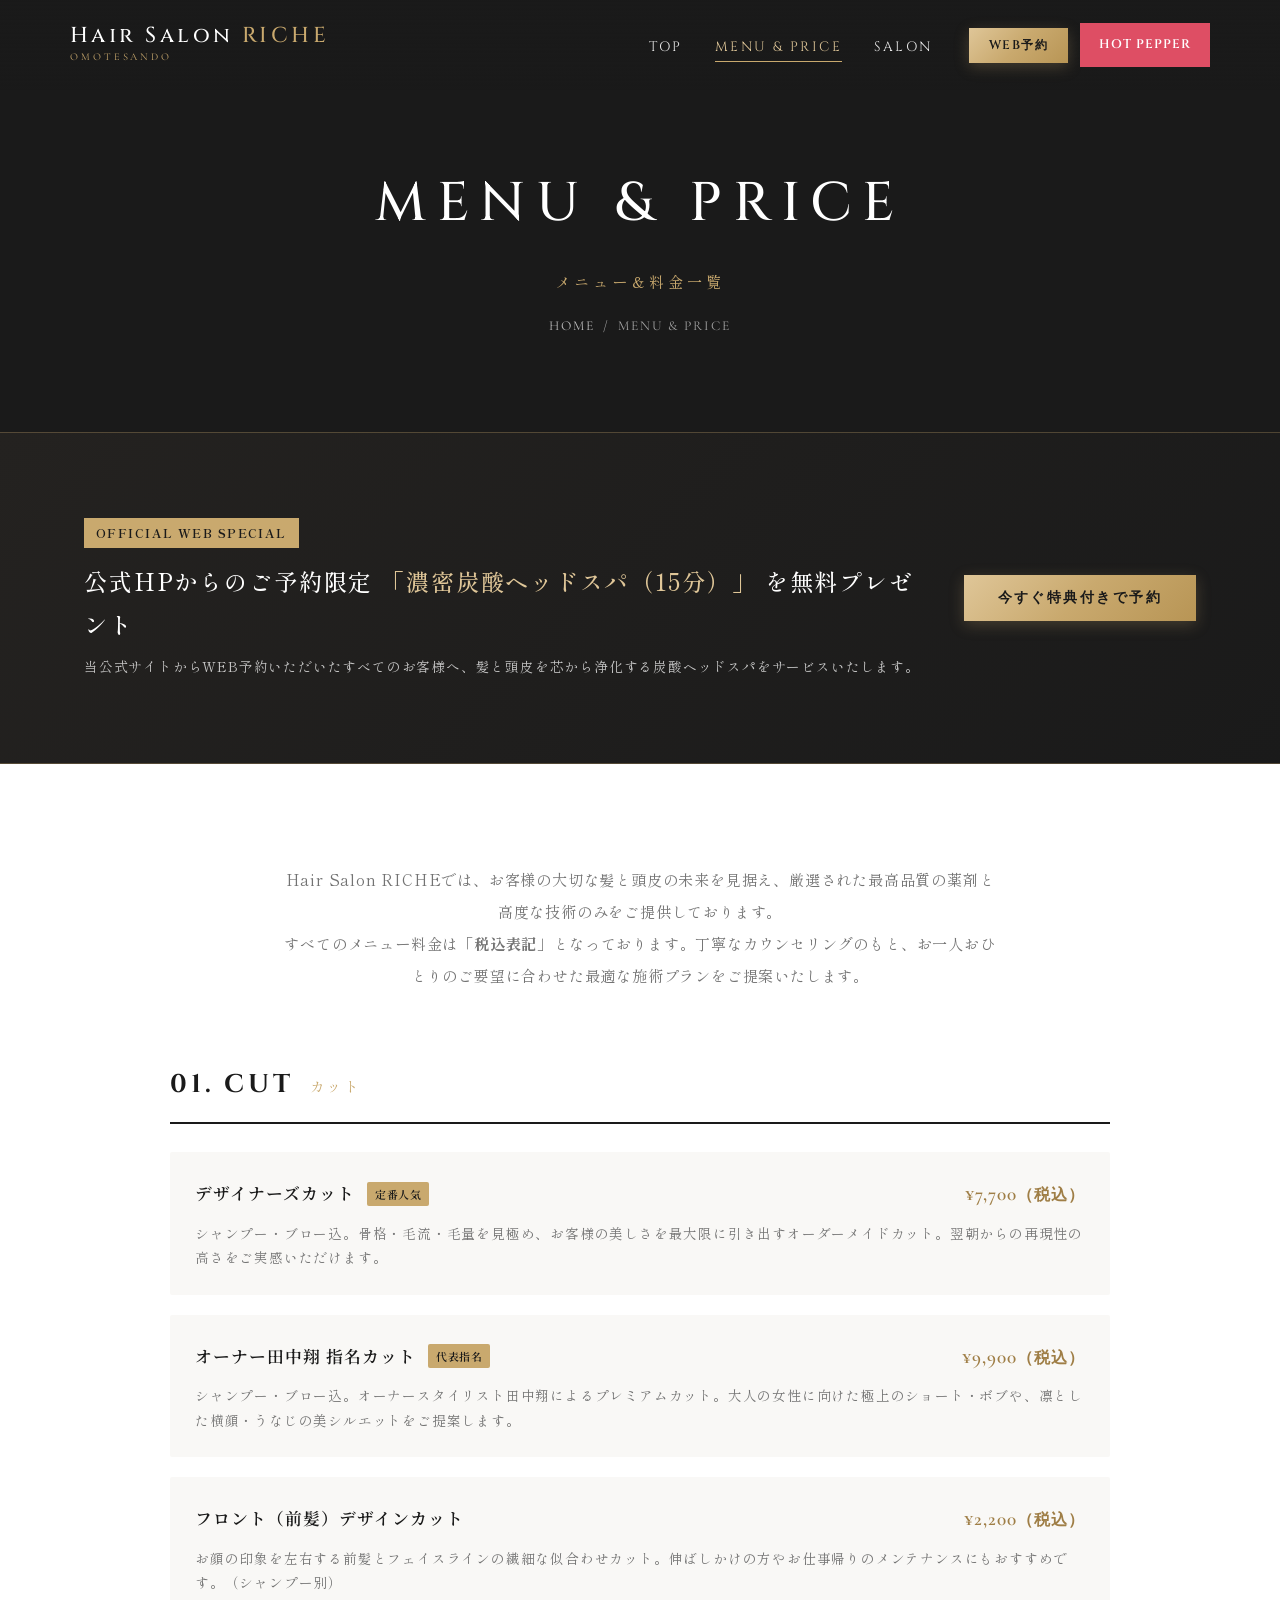
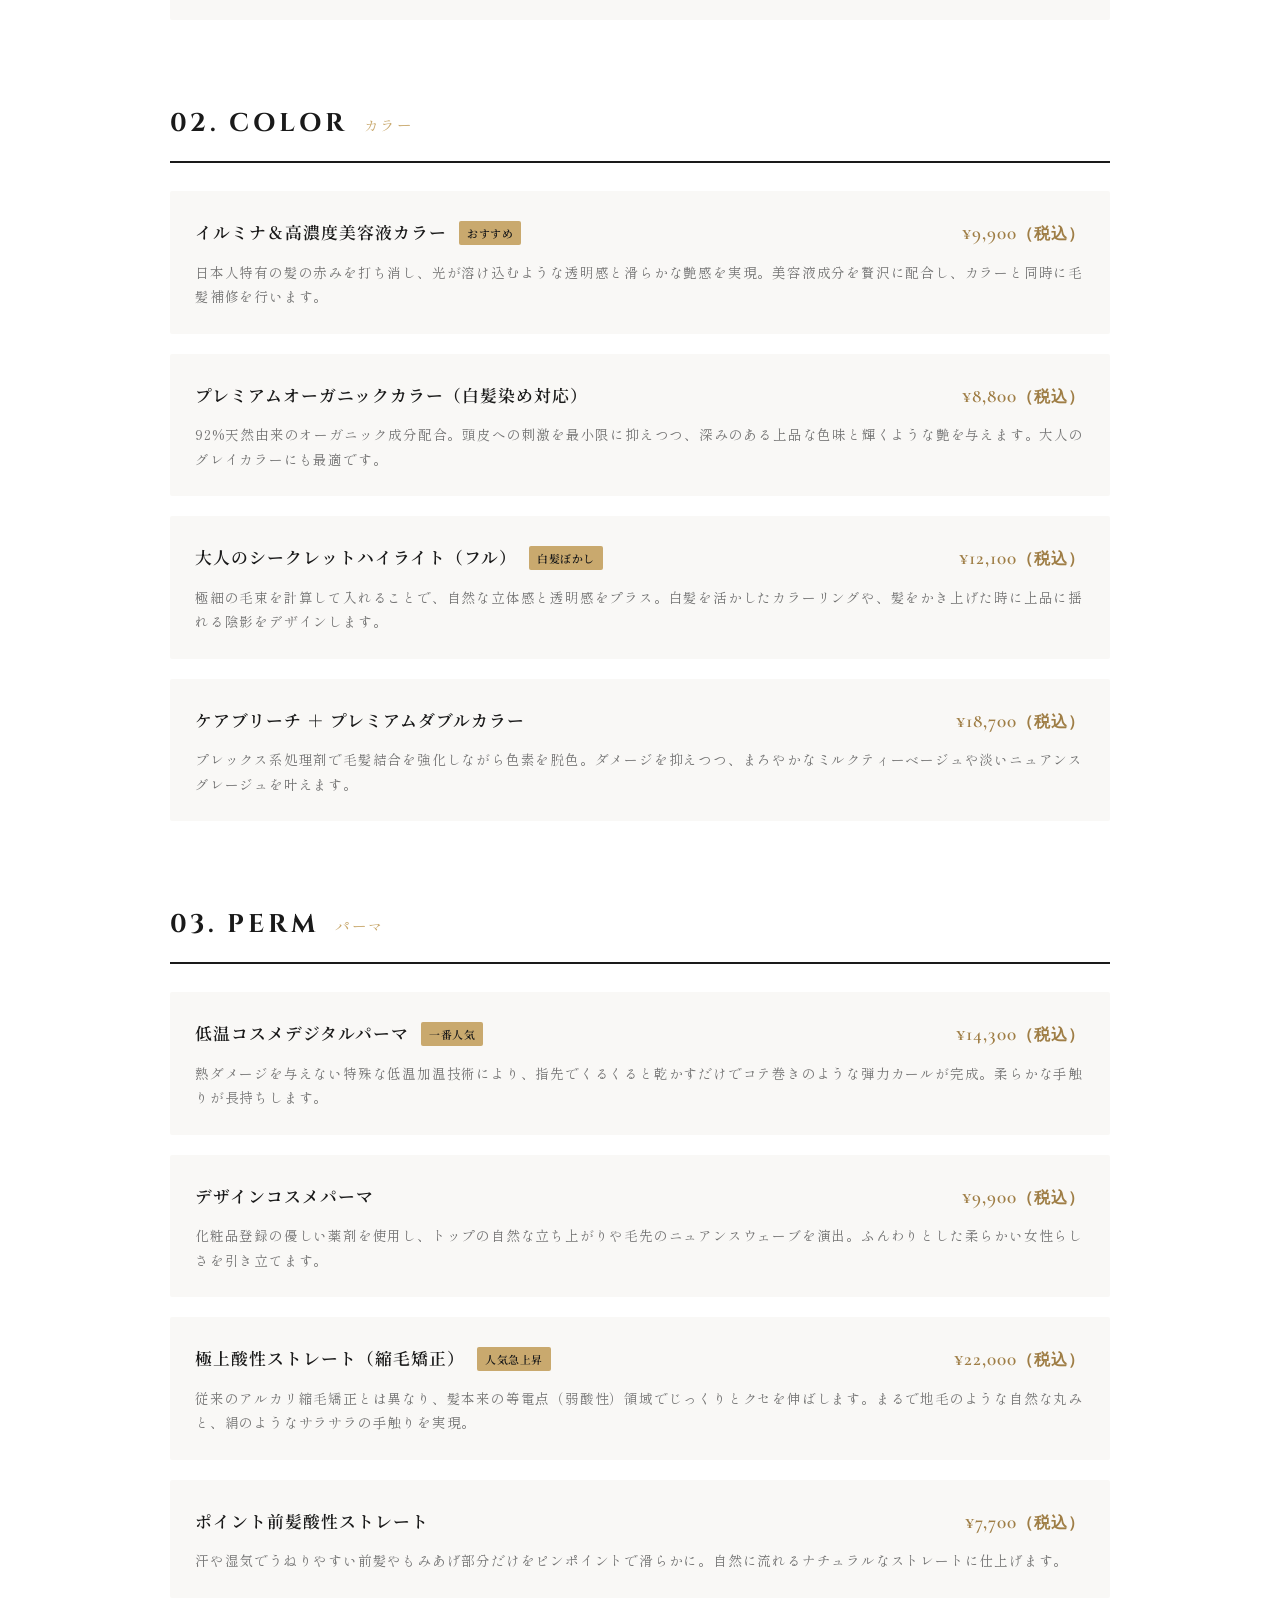
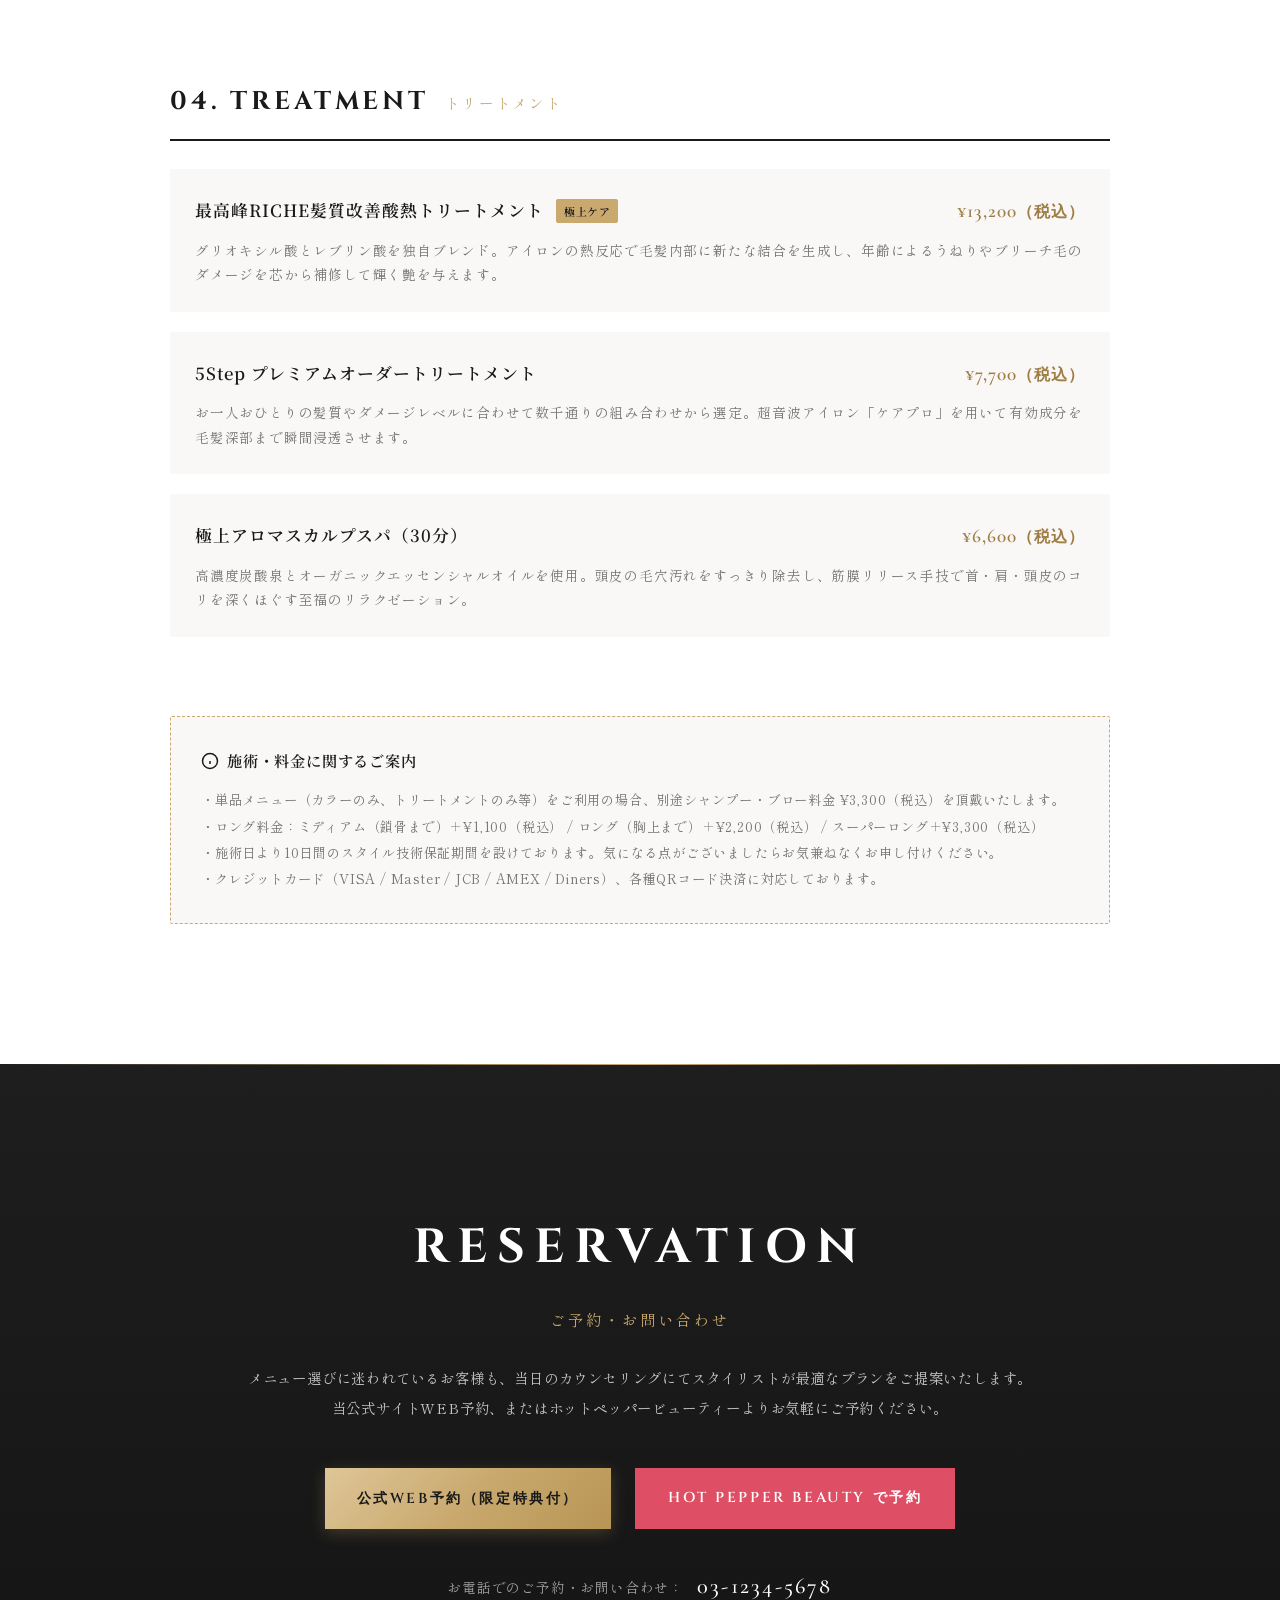
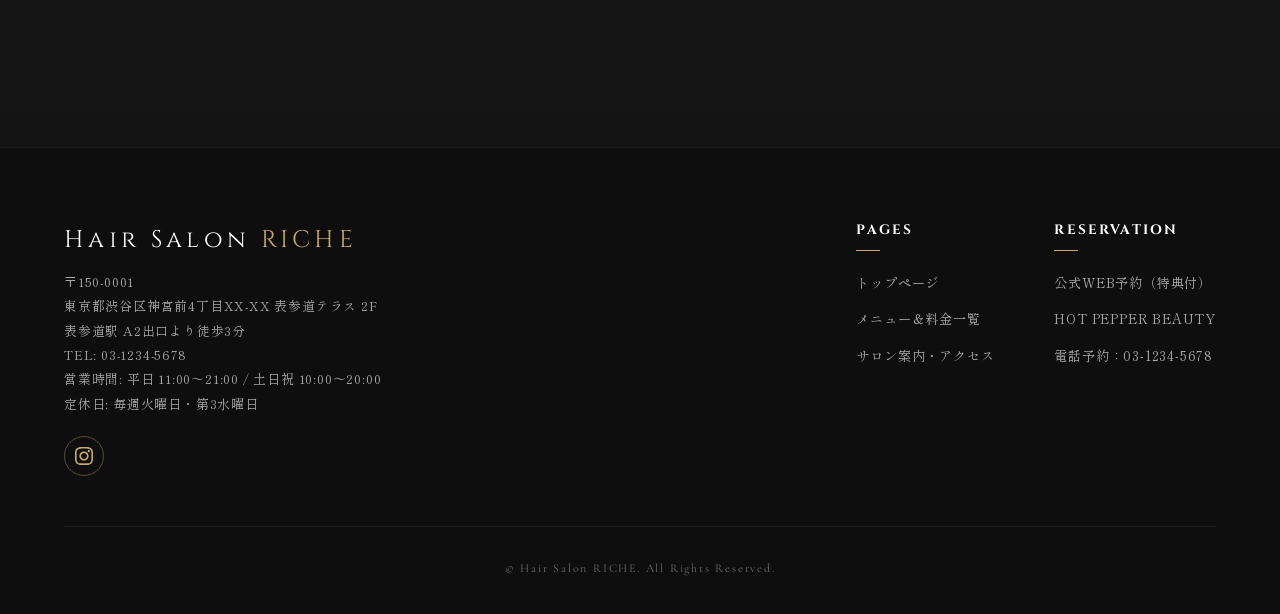
<file: 試作②/menu.html>
<!DOCTYPE html>
<html lang="ja">

<head>
  <meta charset="UTF-8">
  <meta name="viewport" content="width=device-width, initial-scale=1.0">
  <title>MENU &amp; PRICE（メニュー＆料金） | Hair Salon RICHE 表参道</title>
  <meta name="description"
    content="表参道の美容サロン「Hair Salon RICHE（ヘアサロン リッシュ）」のメニュー・料金一覧。カット、カラー、パーマ、髪質改善トリートメントなど、すべて税込表記にてご案内しております。">

  <!-- Google Fonts -->
  <link rel="preconnect" href="https://fonts.googleapis.com">
  <link rel="preconnect" href="https://fonts.gstatic.com" crossorigin>
  <link
    href="https://fonts.googleapis.com/css2?family=Cinzel:wght@400;500;600&family=Cormorant+Garamond:ital,wght@0,400;0,500;0,600;1,400&family=Noto+Serif+JP:wght@300;400;500;600&family=Shippori+Mincho:wght@400;500;600&display=swap"
    rel="stylesheet">

  <!-- Main Stylesheet -->
  <link rel="stylesheet" href="./style.css">
</head>

<body>

  <!-- ==========================================================================
       ヘッダー（全ページ共通）
       ========================================================================== -->
  <header class="header">
    <div class="header__inner">
      <a href="index.html" class="header__logo">
        <span class="header__logo-text">Hair Salon <span>RICHE</span></span>
        <span class="header__logo-sub">Omotesando</span>
      </a>

      <nav class="header__nav">
        <ul class="header__menu">
          <li><a href="index.html" class="header__menu-link">TOP</a></li>
          <li><a href="menu.html" class="header__menu-link is-active">MENU &amp; PRICE</a></li>
          <li><a href="salon.html" class="header__menu-link">SALON</a></li>
        </ul>

        <div class="header__actions">
          <button type="button" class="btn btn-primary header__btn-reserve" data-open-modal="reservation">WEB予約</button>
          <!-- 【リンク差し替え箇所】サロン専用ホットペッパービューティーURL -->
          <a href="https://beauty.hotpepper.jp/" target="_blank" rel="noopener noreferrer"
            class="btn btn-hotpepper header__btn-hpb">HOT PEPPER</a>
        </div>
      </nav>

      <button type="button" class="hamburger" aria-label="メニューを開く">
        <span class="hamburger__line"></span>
        <span class="hamburger__line"></span>
        <span class="hamburger__line"></span>
      </button>
    </div>
  </header>

  <!-- スマホ用ドロワーメニュー -->
  <div class="mobile-nav">
    <ul class="mobile-nav__menu">
      <li>
        <a href="index.html" class="mobile-nav__link">
          TOP
          <span class="mobile-nav__sub">トップページ</span>
        </a>
      </li>
      <li>
        <a href="menu.html" class="mobile-nav__link">
          MENU &amp; PRICE
          <span class="mobile-nav__sub">メニュー＆料金</span>
        </a>
      </li>
      <li>
        <a href="salon.html" class="mobile-nav__link">
          SALON
          <span class="mobile-nav__sub">サロン案内・アクセス</span>
        </a>
      </li>
    </ul>

    <div class="mobile-nav__actions">
      <button type="button" class="btn btn-primary" data-open-modal="reservation"
        style="width: 100%;">公式WEB予約（限定特典付）</button>
      <!-- 【リンク差し替え箇所】サロン専用ホットペッパービューティーURL -->
      <a href="https://beauty.hotpepper.jp/" target="_blank" rel="noopener noreferrer" class="btn btn-hotpepper"
        style="width: 100%;">HOT PEPPER 予約</a>
    </div>
  </div>

  <main>
    <!-- ==========================================================================
         サブページ ヒーローセクション
         ========================================================================== -->
    <section class="subhero"
      style="background-image: url('https://images.unsplash.com/photo-1522337360788-8b13dee7a37e?auto=format&fit=crop&w=1920&q=80');">
      <div class="subhero__overlay"></div>
      <div class="subhero__content">
        <h1 class="subhero__title">MENU &amp; PRICE</h1>
        <p class="subhero__sub">メニュー＆料金一覧</p>
        <div class="breadcrumb">
          <a href="index.html">HOME</a>
          <span>/</span>
          <span>MENU &amp; PRICE</span>
        </div>
      </div>
    </section>

    <!-- ==========================================================================
         自社WEB予約限定キャンペーン・特典バナー
         ========================================================================== -->
    <aside class="section-benefit">
      <div class="container">
        <div class="benefit-card">
          <div class="benefit-content">
            <span class="benefit-badge">OFFICIAL WEB SPECIAL</span>
            <h2 class="benefit-title">公式HPからのご予約限定 <span>「濃密炭酸ヘッドスパ（15分）」</span> を無料プレゼント</h2>
            <p class="benefit-desc">当公式サイトからWEB予約いただいたすべてのお客様へ、髪と頭皮を芯から浄化する炭酸ヘッドスパをサービスいたします。</p>
          </div>
          <div class="benefit-action">
            <button type="button" class="btn btn-primary" data-open-modal="reservation">今すぐ特典付きで予約</button>
          </div>
        </div>
      </div>
    </aside>

    <!-- ==========================================================================
         メニュー一覧セクション（4カテゴリー）
         ========================================================================== -->
    <section class="section-menu-full">
      <div class="container container--narrow">
        <div class="menu-intro fade-in">
          <p class="menu-intro__text">
            Hair Salon RICHEでは、お客様の大切な髪と頭皮の未来を見据え、厳選された最高品質の薬剤と高度な技術のみをご提供しております。<br>
            すべてのメニュー料金は<strong>「税込表記」</strong>となっております。丁寧なカウンセリングのもと、お一人おひとりのご要望に合わせた最適な施術プランをご提案いたします。
          </p>
        </div>

        <!-- ① カット（CUT） -->
        <section class="menu-category-block fade-in" id="cut">
          <div class="menu-category-header">
            <h2 class="menu-category-header__en">01. CUT</h2>
            <span class="menu-category-header__ja">カット</span>
          </div>

          <div class="menu-list">
            <!-- デザイナーズカット -->
            <div class="menu-item">
              <div class="menu-item__head">
                <div class="menu-item__name-wrap">
                  <h3 class="menu-item__name">デザイナーズカット</h3>
                  <span class="menu-item__badge">定番人気</span>
                </div>
                <span class="menu-item__price">¥7,700<small>（税込）</small></span>
              </div>
              <p class="menu-item__desc">
                シャンプー・ブロー込。骨格・毛流・毛量を見極め、お客様の美しさを最大限に引き出すオーダーメイドカット。翌朝からの再現性の高さをご実感いただけます。
              </p>
            </div>

            <!-- オーナー田中翔 指名カット -->
            <div class="menu-item">
              <div class="menu-item__head">
                <div class="menu-item__name-wrap">
                  <h3 class="menu-item__name">オーナー田中翔 指名カット</h3>
                  <span class="menu-item__badge">代表指名</span>
                </div>
                <span class="menu-item__price">¥9,900<small>（税込）</small></span>
              </div>
              <p class="menu-item__desc">
                シャンプー・ブロー込。オーナースタイリスト田中翔によるプレミアムカット。大人の女性に向けた極上のショート・ボブや、凛とした横顔・うなじの美シルエットをご提案します。
              </p>
            </div>

            <!-- 前髪・メンテナンスカット -->
            <div class="menu-item">
              <div class="menu-item__head">
                <div class="menu-item__name-wrap">
                  <h3 class="menu-item__name">フロント（前髪）デザインカット</h3>
                </div>
                <span class="menu-item__price">¥2,200<small>（税込）</small></span>
              </div>
              <p class="menu-item__desc">
                お顔の印象を左右する前髪とフェイスラインの繊細な似合わせカット。伸ばしかけの方やお仕事帰りのメンテナンスにもおすすめです。（シャンプー別）
              </p>
            </div>
          </div>
        </section>

        <!-- ② カラー（COLOR） -->
        <section class="menu-category-block fade-in" id="color">
          <div class="menu-category-header">
            <h2 class="menu-category-header__en">02. COLOR</h2>
            <span class="menu-category-header__ja">カラー</span>
          </div>

          <div class="menu-list">
            <!-- イルミナ＆高濃度美容液カラー -->
            <div class="menu-item">
              <div class="menu-item__head">
                <div class="menu-item__name-wrap">
                  <h3 class="menu-item__name">イルミナ＆高濃度美容液カラー</h3>
                  <span class="menu-item__badge">おすすめ</span>
                </div>
                <span class="menu-item__price">¥9,900<small>（税込）</small></span>
              </div>
              <p class="menu-item__desc">
                日本人特有の髪の赤みを打ち消し、光が溶け込むような透明感と滑らかな艶感を実現。美容液成分を贅沢に配合し、カラーと同時に毛髪補修を行います。
              </p>
            </div>

            <!-- プレミアムオーガニックカラー -->
            <div class="menu-item">
              <div class="menu-item__head">
                <div class="menu-item__name-wrap">
                  <h3 class="menu-item__name">プレミアムオーガニックカラー（白髪染め対応）</h3>
                </div>
                <span class="menu-item__price">¥8,800<small>（税込）</small></span>
              </div>
              <p class="menu-item__desc">
                92%天然由来のオーガニック成分配合。頭皮への刺激を最小限に抑えつつ、深みのある上品な色味と輝くような艶を与えます。大人のグレイカラーにも最適です。
              </p>
            </div>

            <!-- シークレットハイライト / 3Dハイライト -->
            <div class="menu-item">
              <div class="menu-item__head">
                <div class="menu-item__name-wrap">
                  <h3 class="menu-item__name">大人のシークレットハイライト（フル）</h3>
                  <span class="menu-item__badge">白髪ぼかし</span>
                </div>
                <span class="menu-item__price">¥12,100<small>（税込）</small></span>
              </div>
              <p class="menu-item__desc">
                極細の毛束を計算して入れることで、自然な立体感と透明感をプラス。白髪を活かしたカラーリングや、髪をかき上げた時に上品に揺れる陰影をデザインします。
              </p>
            </div>

            <!-- ケアブリーチ＆ダブルカラー -->
            <div class="menu-item">
              <div class="menu-item__head">
                <div class="menu-item__name-wrap">
                  <h3 class="menu-item__name">ケアブリーチ ＋ プレミアムダブルカラー</h3>
                </div>
                <span class="menu-item__price">¥18,700<small>（税込）</small></span>
              </div>
              <p class="menu-item__desc">
                プレックス系処理剤で毛髪結合を強化しながら色素を脱色。ダメージを抑えつつ、まろやかなミルクティーベージュや淡いニュアンスグレージュを叶えます。
              </p>
            </div>
          </div>
        </section>

        <!-- ③ パーマ（PERM） -->
        <section class="menu-category-block fade-in" id="perm">
          <div class="menu-category-header">
            <h2 class="menu-category-header__en">03. PERM</h2>
            <span class="menu-category-header__ja">パーマ</span>
          </div>

          <div class="menu-list">
            <!-- 低温コスメデジタルパーマ -->
            <div class="menu-item">
              <div class="menu-item__head">
                <div class="menu-item__name-wrap">
                  <h3 class="menu-item__name">低温コスメデジタルパーマ</h3>
                  <span class="menu-item__badge">一番人気</span>
                </div>
                <span class="menu-item__price">¥14,300<small>（税込）</small></span>
              </div>
              <p class="menu-item__desc">
                熱ダメージを与えない特殊な低温加温技術により、指先でくるくると乾かすだけでコテ巻きのような弾力カールが完成。柔らかな手触りが長持ちします。
              </p>
            </div>

            <!-- ニュアンスコスメパーマ -->
            <div class="menu-item">
              <div class="menu-item__head">
                <div class="menu-item__name-wrap">
                  <h3 class="menu-item__name">デザインコスメパーマ</h3>
                </div>
                <span class="menu-item__price">¥9,900<small>（税込）</small></span>
              </div>
              <p class="menu-item__desc">
                化粧品登録の優しい薬剤を使用し、トップの自然な立ち上がりや毛先のニュアンスウェーブを演出。ふんわりとした柔らかい女性らしさを引き立てます。
              </p>
            </div>

            <!-- 美革・極上酸性ストレート -->
            <div class="menu-item">
              <div class="menu-item__head">
                <div class="menu-item__name-wrap">
                  <h3 class="menu-item__name">極上酸性ストレート（縮毛矯正）</h3>
                  <span class="menu-item__badge">人気急上昇</span>
                </div>
                <span class="menu-item__price">¥22,000<small>（税込）</small></span>
              </div>
              <p class="menu-item__desc">
                従来のアルカリ縮毛矯正とは異なり、髪本来の等電点（弱酸性）領域でじっくりとクセを伸ばします。まるで地毛のような自然な丸みと、絹のようなサラサラの手触りを実現。
              </p>
            </div>

            <!-- 前髪・ポイントストレート -->
            <div class="menu-item">
              <div class="menu-item__head">
                <div class="menu-item__name-wrap">
                  <h3 class="menu-item__name">ポイント前髪酸性ストレート</h3>
                </div>
                <span class="menu-item__price">¥7,700<small>（税込）</small></span>
              </div>
              <p class="menu-item__desc">
                汗や湿気でうねりやすい前髪やもみあげ部分だけをピンポイントで滑らかに。自然に流れるナチュラルなストレートに仕上げます。
              </p>
            </div>
          </div>
        </section>

        <!-- ④ トリートメント（TREATMENT） -->
        <section class="menu-category-block fade-in" id="treatment">
          <div class="menu-category-header">
            <h2 class="menu-category-header__en">04. TREATMENT</h2>
            <span class="menu-category-header__ja">トリートメント</span>
          </div>

          <div class="menu-list">
            <!-- 最高峰RICHE髪質改善トリートメント -->
            <div class="menu-item">
              <div class="menu-item__head">
                <div class="menu-item__name-wrap">
                  <h3 class="menu-item__name">最高峰RICHE髪質改善酸熱トリートメント</h3>
                  <span class="menu-item__badge">極上ケア</span>
                </div>
                <span class="menu-item__price">¥13,200<small>（税込）</small></span>
              </div>
              <p class="menu-item__desc">
                グリオキシル酸とレブリン酸を独自ブレンド。アイロンの熱反応で毛髪内部に新たな結合を生成し、年齢によるうねりやブリーチ毛のダメージを芯から補修して輝く艶を与えます。
              </p>
            </div>

            <!-- 5Step システムオージュアトリートメント -->
            <div class="menu-item">
              <div class="menu-item__head">
                <div class="menu-item__name-wrap">
                  <h3 class="menu-item__name">5Step プレミアムオーダートリートメント</h3>
                </div>
                <span class="menu-item__price">¥7,700<small>（税込）</small></span>
              </div>
              <p class="menu-item__desc">
                お一人おひとりの髪質やダメージレベルに合わせて数千通りの組み合わせから選定。超音波アイロン「ケアプロ」を用いて有効成分を毛髪深部まで瞬間浸透させます。
              </p>
            </div>

            <!-- スカルプ炭酸アロマスパ -->
            <div class="menu-item">
              <div class="menu-item__head">
                <div class="menu-item__name-wrap">
                  <h3 class="menu-item__name">極上アロマスカルプスパ（30分）</h3>
                </div>
                <span class="menu-item__price">¥6,600<small>（税込）</small></span>
              </div>
              <p class="menu-item__desc">
                高濃度炭酸泉とオーガニックエッセンシャルオイルを使用。頭皮の毛穴汚れをすっきり除去し、筋膜リリース手技で首・肩・頭皮のコリを深くほぐす至福のリラクゼーション。
              </p>
            </div>
          </div>
        </section>

        <!-- 施術に関するご案内・注記 -->
        <div class="menu-notice-box fade-in">
          <h3 class="menu-notice-box__title">
            <svg width="18" height="18" viewBox="0 0 24 24" fill="none" stroke="currentColor" stroke-width="2">
              <circle cx="12" cy="12" r="10"></circle>
              <line x1="12" y1="16" x2="12" y2="12"></line>
              <line x1="12" y1="8" x2="12.01" y2="8"></line>
            </svg>
            施術・料金に関するご案内
          </h3>
          <ul class="menu-notice-box__list">
            <li>・単品メニュー（カラーのみ、トリートメントのみ等）をご利用の場合、別途シャンプー・ブロー料金 ¥3,300（税込）を頂戴いたします。</li>
            <li>・ロング料金：ミディアム（鎖骨まで）＋¥1,100（税込） / ロング（胸上まで）＋¥2,200（税込） / スーパーロング＋¥3,300（税込）</li>
            <li>・施術日より10日間のスタイル技術保証期間を設けております。気になる点がございましたらお気兼ねなくお申し付けください。</li>
            <li>・クレジットカード（VISA / Master / JCB / AMEX / Diners）、各種QRコード決済に対応しております。</li>
          </ul>
        </div>
      </div>
    </section>

    <!-- ==========================================================================
         全ページ共通：予約導線（CTAセクション）
         ========================================================================== -->
    <section class="section-cta">
      <div class="container">
        <div class="cta-box fade-in">
          <h2 class="cta-box__title">RESERVATION</h2>
          <p class="cta-box__sub">ご予約・お問い合わせ</p>
          <p class="cta-box__text">
            メニュー選びに迷われているお客様も、当日のカウンセリングにてスタイリストが最適なプランをご提案いたします。<br>
            当公式サイトWEB予約、またはホットペッパービューティーよりお気軽にご予約ください。
          </p>

          <div class="cta-box__buttons">
            <button type="button" class="btn btn-primary cta-box__btn" data-open-modal="reservation">
              公式WEB予約（限定特典付）
            </button>
            <!-- 【リンク差し替え箇所】サロン専用ホットペッパービューティーURL -->
            <a href="https://beauty.hotpepper.jp/" target="_blank" rel="noopener noreferrer"
              class="btn btn-hotpepper cta-box__btn">
              HOT PEPPER BEAUTY で予約
            </a>
          </div>

          <div class="cta-box__tel">
            <span>お電話でのご予約・お問い合わせ：</span>
            <a href="tel:03-1234-5678">03-1234-5678</a>
          </div>
        </div>
      </div>
    </section>
  </main>

  <!-- ==========================================================================
       フッター（全ページ共通）
       ========================================================================== -->
  <footer class="footer">
    <div class="container">
      <div class="footer-top">
        <div class="footer-brand">
          <div class="footer-logo">Hair Salon <span>RICHE</span></div>
          <p class="footer-desc">
            〒150-0001<br>
            東京都渋谷区神宮前4丁目XX-XX 表参道テラス 2F<br>
            表参道駅 A2出口より徒歩3分<br>
            TEL: 03-1234-5678<br>
            営業時間: 平日 11:00〜21:00 / 土日祝 10:00〜20:00<br>
            定休日: 毎週火曜日・第3水曜日
          </p>
          <div class="footer-sns">
            <a href="https://www.instagram.com/" target="_blank" rel="noopener noreferrer" class="footer-sns__link"
              aria-label="Instagram">
              <svg viewBox="0 0 24 24">
                <path
                  d="M12 2.163c3.204 0 3.584.012 4.85.07 3.252.148 4.771 1.691 4.919 4.919.058 1.265.069 1.645.069 4.849 0 3.205-.012 3.584-.069 4.849-.149 3.225-1.664 4.771-4.919 4.919-1.266.058-1.644.07-4.85.07-3.204 0-3.584-.012-4.849-.07-3.26-.149-4.771-1.699-4.919-4.92-.058-1.265-.07-1.644-.07-4.849 0-3.204.013-3.583.07-4.849.149-3.227 1.664-4.771 4.919-4.919 1.266-.057 1.645-.069 4.849-.069zm0-2.163c-3.259 0-3.667.014-4.947.072-4.358.2-6.78 2.618-6.98 6.98-.059 1.281-.073 1.689-.073 4.948 0 3.259.014 3.668.072 4.948.2 4.358 2.618 6.78 6.98 6.98 1.281.058 1.689.072 4.948.072 3.259 0 3.668-.014 4.948-.072 4.354-.2 6.782-2.618 6.979-6.98.059-1.28.073-1.689.073-4.948 0-3.259-.014-3.667-.072-4.947-.196-4.354-2.617-6.78-6.979-6.98-1.281-.059-1.69-.073-4.949-.073zm0 5.838c-3.403 0-6.162 2.759-6.162 6.162s2.759 6.163 6.162 6.163 6.162-2.759 6.162-6.163c0-3.403-2.759-6.162-6.162-6.162zm0 10.162c-2.209 0-4-1.79-4-4 0-2.209 1.791-4 4-4s4 1.791 4 4c0 2.21-1.791 4-4 4zm6.406-11.845c-.796 0-1.441.645-1.441 1.44s.645 1.44 1.441 1.44c.795 0 1.439-.645 1.439-1.44s-.644-1.44-1.439-1.44z" />
              </svg>
            </a>
          </div>
        </div>

        <div class="footer-links-wrap">
          <div class="footer-col">
            <h4 class="footer-col__title">PAGES</h4>
            <ul class="footer-col__list">
              <li><a href="index.html" class="footer-col__link">トップページ</a></li>
              <li><a href="menu.html" class="footer-col__link">メニュー＆料金一覧</a></li>
              <li><a href="salon.html" class="footer-col__link">サロン案内・アクセス</a></li>
            </ul>
          </div>
          <div class="footer-col">
            <h4 class="footer-col__title">RESERVATION</h4>
            <ul class="footer-col__list">
              <li><a href="#" class="footer-col__link" data-open-modal="reservation">公式WEB予約（特典付）</a></li>
              <li><a href="https://beauty.hotpepper.jp/" target="_blank" rel="noopener noreferrer"
                  class="footer-col__link">HOT PEPPER BEAUTY</a></li>
              <li><a href="tel:03-1234-5678" class="footer-col__link">電話予約：03-1234-5678</a></li>
            </ul>
          </div>
        </div>
      </div>

      <div class="footer-bottom">
        <p>&copy; Hair Salon RICHE. All Rights Reserved.</p>
      </div>
    </div>
  </footer>

  <!-- スマホ用 画面下部追従予約バー -->
  <aside class="floating-reserve-bar">
    <div class="floating-reserve-bar__inner">
      <button type="button" class="btn btn-primary floating-reserve-bar__btn" data-open-modal="reservation">
        公式WEB予約
      </button>
      <a href="https://beauty.hotpepper.jp/" target="_blank" rel="noopener noreferrer"
        class="btn btn-hotpepper floating-reserve-bar__btn">
        HOT PEPPER 予約
      </a>
    </div>
  </aside>

  <!-- 自社WEB予約モーダル -->
  <div class="modal-overlay" id="webReservationModal" role="dialog" aria-modal="true" aria-labelledby="modalTitle">
    <div class="modal-container">
      <button type="button" class="modal-close" aria-label="予約画面を閉じる">&times;</button>

      <div class="modal-header">
        <h3 class="modal-header__title" id="modalTitle">OFFICIAL RESERVATION</h3>
        <p class="modal-header__sub">公式WEB予約リクエスト</p>
      </div>

      <div class="modal-benefit-alert">
        ✨ <strong>公式HP予約限定特典</strong>：炭酸ヘッドスパ（15分）を無料プレゼント中
      </div>

      <form id="reservationForm">
        <div class="form-group">
          <label class="form-label" for="reserveStylist">希望スタイリスト<span class="required">※必須</span></label>
          <select id="reserveStylist" class="form-control" required>
            <option value="">指名なし（最も早くご案内できるスタッフ）</option>
            <option value="田中 翔">田中 翔（オーナースタイリスト）</option>
            <option value="高橋 愛">高橋 愛（チーフスタイリスト）</option>
            <option value="佐藤 健人">佐藤 健人（トップスタイリスト）</option>
          </select>
        </div>

        <div class="form-group">
          <label class="form-label" for="reserveMenu">希望メニュー<span class="required">※必須</span></label>
          <select id="reserveMenu" class="form-control" required>
            <option value="">メニューを選択してください</option>
            <option value="カット">デザイナーズカット ¥7,700（税込）</option>
            <option value="カット＋カラー">カット ＋ イルミナ＆高濃度美容液カラー ¥17,600（税込）</option>
            <option value="カット＋カラー＋髪質改善">カット ＋ カラー ＋ 最高峰RICHE髪質改善TR ¥28,600（税込）</option>
            <option value="カット＋パーマ">カット ＋ 低温コスメデジタルパーマ ¥22,000（税込）</option>
            <option value="髪質改善トリートメント">最高峰RICHE髪質改善トリートメント ¥13,200（税込）</option>
            <option value="その他・ご相談">ご来店後にスタイリストと相談して決める</option>
          </select>
        </div>

        <div class="form-group">
          <label class="form-label" for="reserveDate">希望日時<span class="required">※必須</span></label>
          <input type="datetime-local" id="reserveDate" class="form-control" required>
        </div>

        <div class="form-group">
          <label class="form-label" for="customerName">お名前<span class="required">※必須</span></label>
          <input type="text" id="customerName" class="form-control" placeholder="例：表参道 花子" required>
        </div>

        <div class="form-group">
          <label class="form-label" for="customerTel">お電話番号<span class="required">※必須</span></label>
          <input type="tel" id="customerTel" class="form-control" placeholder="例：090-1234-5678" required>
        </div>

        <div class="form-group">
          <label class="form-label" for="customerEmail">メールアドレス<span class="required">※必須</span></label>
          <input type="email" id="customerEmail" class="form-control" placeholder="例：example@riche-salon.jp" required>
        </div>

        <div class="form-group">
          <label class="form-label" for="customerNotes">ご要望・髪のお悩み（任意）</label>
          <textarea id="customerNotes" class="form-control" rows="3"
            placeholder="髪のクセやダメージ、静かに過ごしたいなどご要望があればご記入ください。"></textarea>
        </div>

        <button type="submit" class="btn btn-primary form-submit-btn">上記内容で予約をリクエストする</button>
      </form>
    </div>
  </div>

  <script src="./script.js"></script>
</body>

</html>
</file>
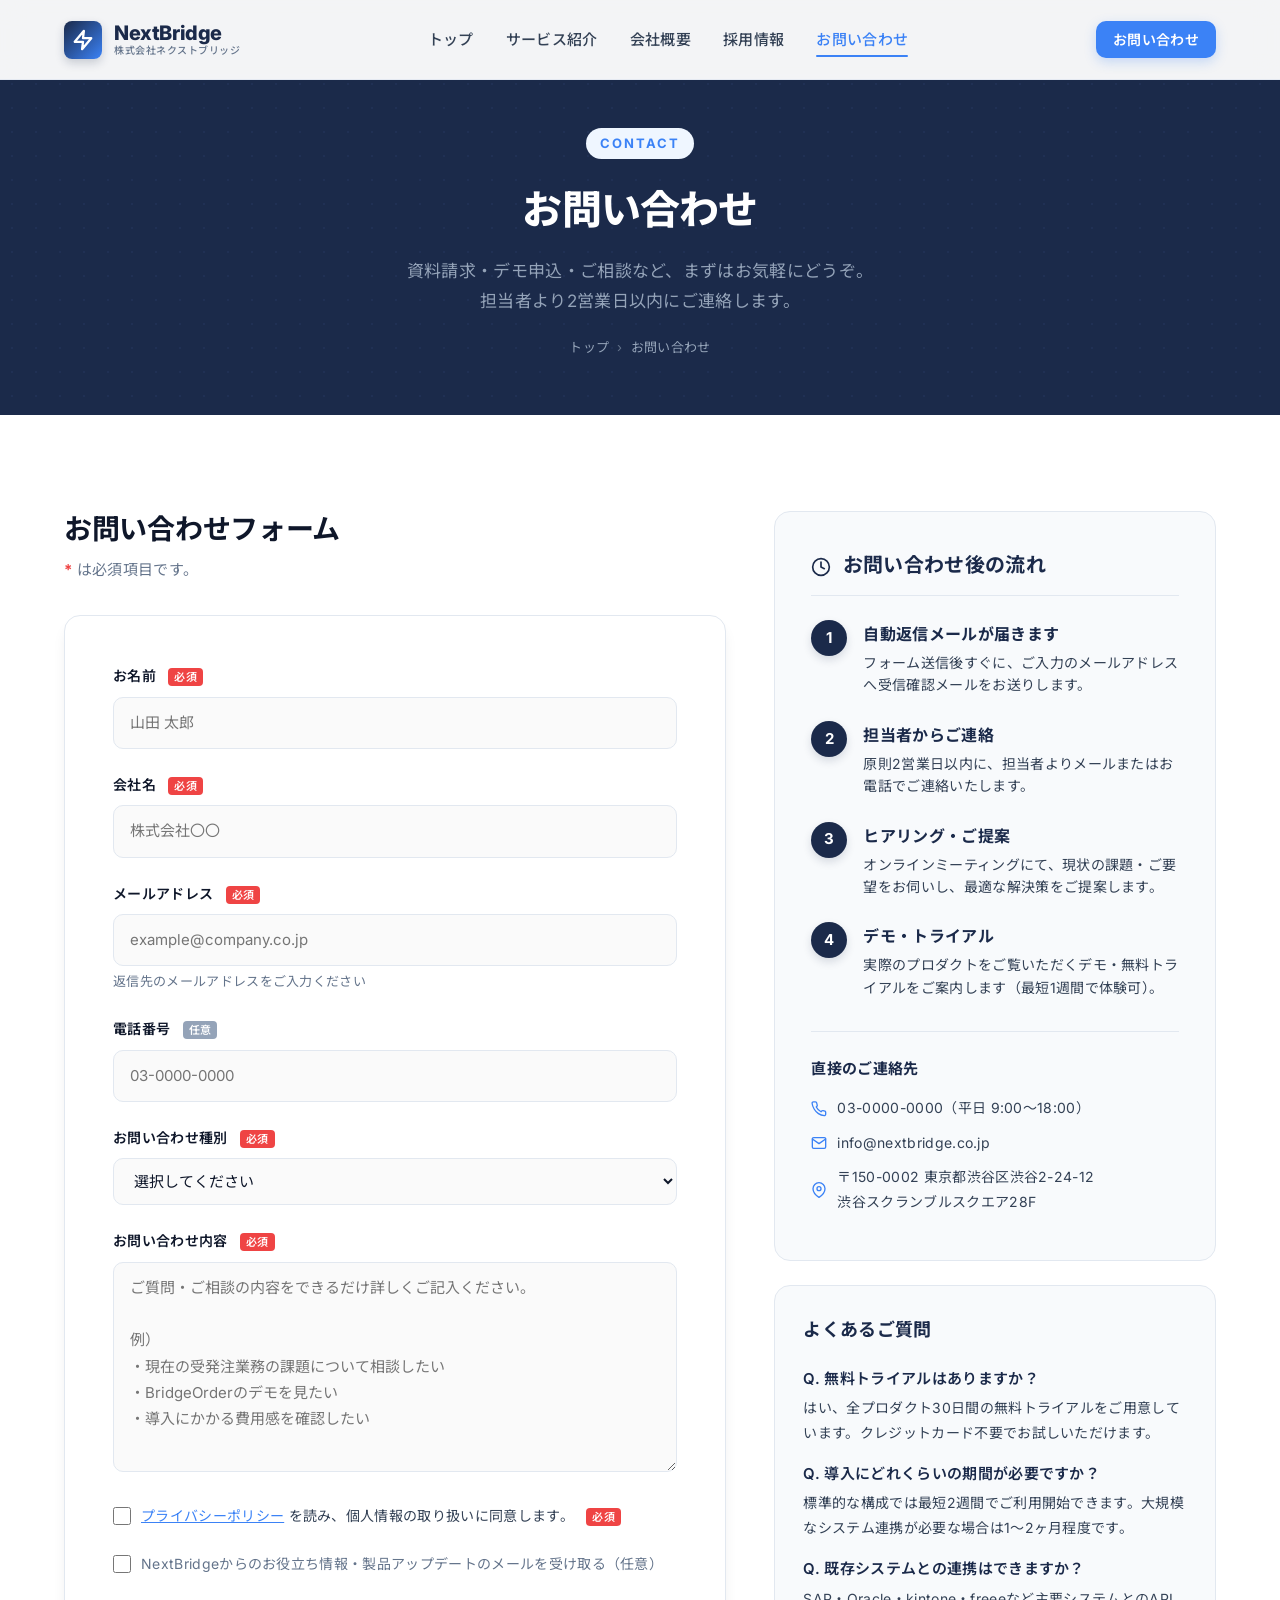
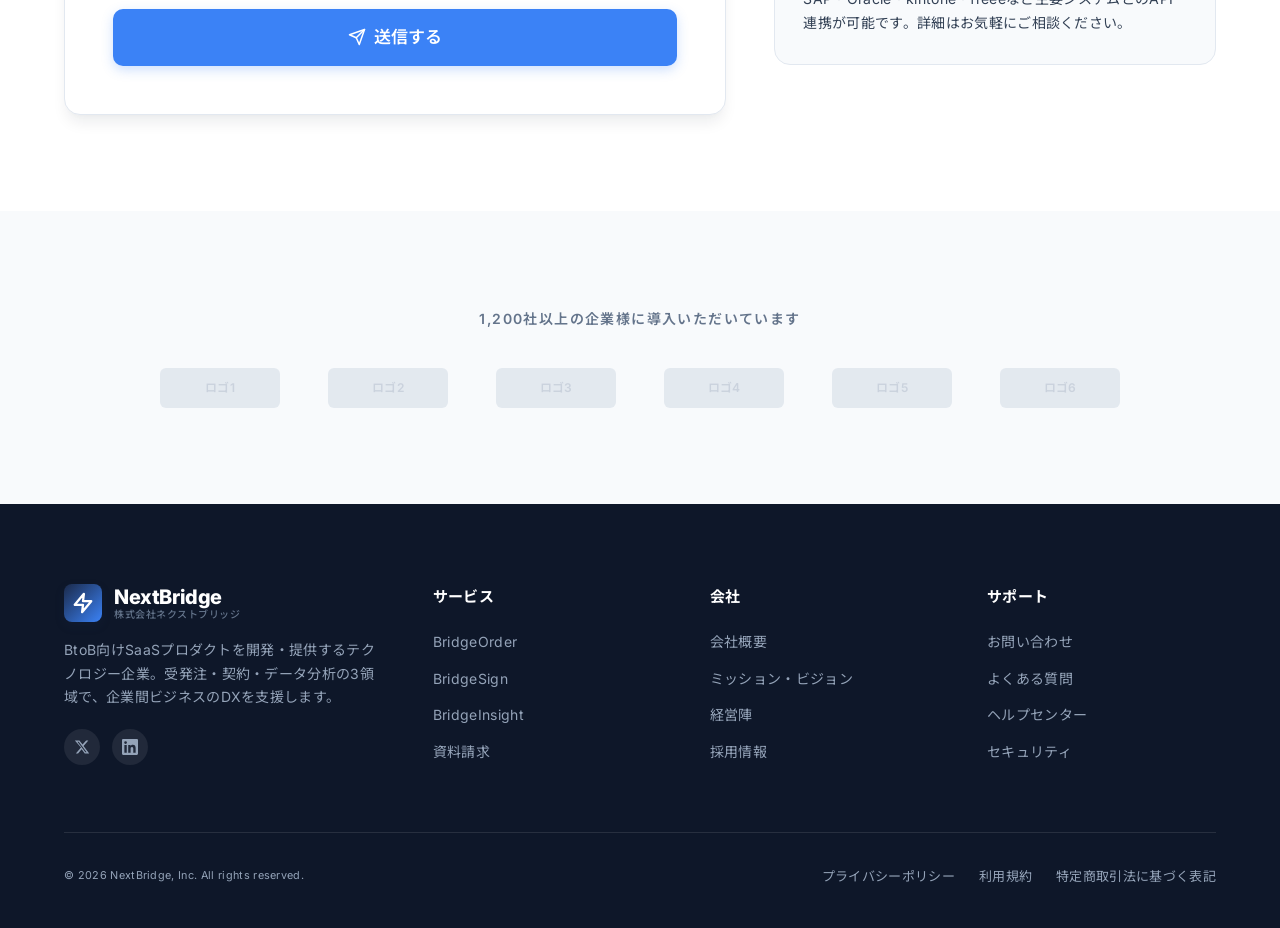
<file: 試作③/contact.html>
<!DOCTYPE html>
<html lang="ja">
<head>
  <meta charset="UTF-8">
  <meta name="viewport" content="width=device-width, initial-scale=1.0">
  <meta name="description" content="株式会社NextBridgeへのお問い合わせ。資料請求・デモ申込・採用エントリーなど、担当者が2営業日以内にご対応します。">
  <title>お問い合わせ | 株式会社NextBridge</title>
  <link rel="preconnect" href="https://fonts.googleapis.com">
  <link rel="preconnect" href="https://fonts.gstatic.com" crossorigin>
  <link href="https://fonts.googleapis.com/css2?family=Inter:wght@400;500;600;700;800&family=Noto+Sans+JP:wght@400;500;700;800&display=swap" rel="stylesheet">
  <link rel="stylesheet" href="css/style.css">
</head>
<body>

  <!-- 共通ヘッダー -->
  <header class="header" role="banner">
    <div class="container header-container">
      <a href="index.html" class="brand-logo" aria-label="NextBridge ホームへ">
        <div class="brand-icon" aria-hidden="true">
          <svg width="22" height="22" viewBox="0 0 24 24" fill="none" stroke="currentColor" stroke-width="2.5" stroke-linecap="round" stroke-linejoin="round"><path d="M13 2L3 14h9l-1 8 10-12h-9l1-8z"/></svg>
        </div>
        <div class="brand-text">
          <span class="brand-name">NextBridge</span>
          <span class="brand-sub">株式会社ネクストブリッジ</span>
        </div>
      </a>
      <button class="nav-toggle" aria-label="メニューを開く" aria-expanded="false" aria-controls="globalNav">
        <span class="nav-toggle-bar"></span>
        <span class="nav-toggle-bar"></span>
        <span class="nav-toggle-bar"></span>
      </button>
      <nav id="globalNav" aria-label="グローバルナビゲーション">
        <ul class="nav-menu">
          <li><a href="index.html" class="nav-link">トップ</a></li>
          <li><a href="service.html" class="nav-link">サービス紹介</a></li>
          <li><a href="about.html" class="nav-link">会社概要</a></li>
          <li><a href="recruit.html" class="nav-link">採用情報</a></li>
          <li><a href="contact.html" class="nav-link">お問い合わせ</a></li>
        </ul>
      </nav>
      <div class="header-cta-group">
        <a href="contact.html" class="btn btn-primary btn-sm btn-header-cta">お問い合わせ</a>
      </div>
    </div>
  </header>

  <main>

    <!-- ページヘッダー -->
    <div class="page-hero" aria-label="お問い合わせページヘッダー">
      <div class="container page-hero-content">
        <span class="section-tag" style="display:inline-block;margin-bottom:16px;">Contact</span>
        <h1 class="page-hero-title">お問い合わせ</h1>
        <p class="page-hero-lead">資料請求・デモ申込・ご相談など、まずはお気軽にどうぞ。<br>担当者より2営業日以内にご連絡します。</p>
        <nav class="breadcrumb" aria-label="パンくずリスト">
          <a href="index.html">トップ</a>
          <span class="breadcrumb-separator" aria-hidden="true">›</span>
          <span aria-current="page">お問い合わせ</span>
        </nav>
      </div>
    </div>

    <!-- ==================================================================
         お問い合わせセクション（メインフォーム + 右サイドバー）
         ================================================================== -->
    <section class="section" aria-labelledby="contact-form-heading">
      <div class="container">
        <div class="contact-grid">

          <!-- ==== 左：お問い合わせフォーム（メイン） ==== -->
          <div>
            <h2 class="section-title" id="contact-form-heading" style="text-align:left;font-size:1.75rem;margin-bottom:8px;">お問い合わせフォーム</h2>
            <p style="color:var(--color-text-muted);margin-bottom:32px;font-size:0.9375rem;">
              <span style="color:#EF4444;font-weight:700;">*</span> は必須項目です。
            </p>

            <div class="form-card fade-in">
              <!-- ▼ お問い合わせフォーム（メインページ版） ▼ -->
              <form class="contact-form-js" novalidate aria-label="お問い合わせフォーム">

                <!-- お名前 -->
                <div class="form-group">
                  <label class="form-label" for="contact-name">
                    お名前
                    <span class="form-badge-required">必須</span>
                  </label>
                  <input
                    class="form-input"
                    type="text"
                    id="contact-name"
                    name="name"
                    placeholder="山田 太郎"
                    required
                    autocomplete="name"
                    aria-required="true"
                  >
                </div>

                <!-- 会社名 -->
                <div class="form-group">
                  <label class="form-label" for="contact-company">
                    会社名
                    <span class="form-badge-required">必須</span>
                  </label>
                  <input
                    class="form-input"
                    type="text"
                    id="contact-company"
                    name="company"
                    placeholder="株式会社〇〇"
                    required
                    autocomplete="organization"
                    aria-required="true"
                  >
                </div>

                <!-- メールアドレス -->
                <div class="form-group">
                  <label class="form-label" for="contact-email">
                    メールアドレス
                    <span class="form-badge-required">必須</span>
                  </label>
                  <input
                    class="form-input"
                    type="email"
                    id="contact-email"
                    name="email"
                    placeholder="example@company.co.jp"
                    required
                    autocomplete="email"
                    aria-required="true"
                    aria-describedby="email-hint"
                  >
                  <span id="email-hint" style="font-size:0.8125rem;color:var(--color-text-muted);margin-top:4px;display:block;">返信先のメールアドレスをご入力ください</span>
                </div>

                <!-- 電話番号（任意） -->
                <div class="form-group">
                  <label class="form-label" for="contact-tel">
                    電話番号
                    <span class="form-badge-optional">任意</span>
                  </label>
                  <input
                    class="form-input"
                    type="tel"
                    id="contact-tel"
                    name="tel"
                    placeholder="03-0000-0000"
                    autocomplete="tel"
                  >
                </div>

                <!-- お問い合わせ種別 -->
                <div class="form-group">
                  <label class="form-label" for="contact-type">
                    お問い合わせ種別
                    <span class="form-badge-required">必須</span>
                  </label>
                  <select class="form-select" id="contact-type" name="type" required aria-required="true">
                    <option value="" disabled selected>選択してください</option>
                    <option value="demo">デモ・トライアルのご依頼</option>
                    <option value="document">資料請求</option>
                    <option value="price">料金・プランのご相談</option>
                    <option value="service">サービスに関するお問い合わせ</option>
                    <option value="career">採用へのエントリー・カジュアル面談</option>
                    <option value="media">取材・メディアのお問い合わせ</option>
                    <option value="other">その他</option>
                  </select>
                </div>

                <!-- お問い合わせ内容 -->
                <div class="form-group">
                  <label class="form-label" for="contact-message">
                    お問い合わせ内容
                    <span class="form-badge-required">必須</span>
                  </label>
                  <textarea
                    class="form-textarea"
                    id="contact-message"
                    name="message"
                    placeholder="ご質問・ご相談の内容をできるだけ詳しくご記入ください。&#10;&#10;例）&#10;・現在の受発注業務の課題について相談したい&#10;・BridgeOrderのデモを見たい&#10;・導入にかかる費用感を確認したい"
                    required
                    rows="7"
                    aria-required="true"
                  ></textarea>
                </div>

                <!-- プライバシーポリシー同意 -->
                <div class="form-group">
                  <label class="form-check">
                    <input
                      type="checkbox"
                      name="privacy"
                      required
                      aria-required="true"
                      aria-describedby="privacy-desc"
                    >
                    <span id="privacy-desc">
                      <a href="#" style="color:var(--color-accent);text-decoration:underline;" target="_blank" rel="noopener noreferrer">プライバシーポリシー</a>
                      を読み、個人情報の取り扱いに同意します。
                      <span class="form-badge-required">必須</span>
                    </span>
                  </label>
                </div>

                <!-- マーケティング同意（任意） -->
                <div class="form-group" style="margin-bottom:32px;">
                  <label class="form-check">
                    <input type="checkbox" name="marketing">
                    <span style="font-size:0.875rem;color:var(--color-text-muted);">NextBridgeからのお役立ち情報・製品アップデートのメールを受け取る（任意）</span>
                  </label>
                </div>

                <!-- 送信ボタン -->
                <button type="submit" class="btn btn-primary btn-lg" style="width:100%;justify-content:center;">
                  <svg width="18" height="18" viewBox="0 0 24 24" fill="none" stroke="currentColor" stroke-width="2" stroke-linecap="round" stroke-linejoin="round" aria-hidden="true"><line x1="22" y1="2" x2="11" y2="13"/><polygon points="22 2 15 22 11 13 2 9 22 2"/></svg>
                  送信する
                </button>

              </form>
              <!-- ▲ お問い合わせフォーム ▲ -->
            </div>
          </div>

          <!-- ==== 右：お問い合わせ後の流れ案内 + 連絡先 ==== -->
          <div class="fade-in delay-2">

            <!-- お問い合わせ後の流れ -->
            <div class="contact-step-flow" style="margin-bottom:24px;">
              <h3 class="contact-step-title">
                <svg width="20" height="20" viewBox="0 0 24 24" fill="none" stroke="currentColor" stroke-width="2" stroke-linecap="round" stroke-linejoin="round" aria-hidden="true" style="vertical-align:middle;margin-right:6px;"><circle cx="12" cy="12" r="10"/><polyline points="12 6 12 12 16 14"/></svg>
                お問い合わせ後の流れ
              </h3>
              <ol class="step-list" aria-label="お問い合わせ後のフロー">
                <li class="step-item">
                  <div class="step-number" aria-hidden="true">1</div>
                  <div class="step-content">
                    <h4>自動返信メールが届きます</h4>
                    <p>フォーム送信後すぐに、ご入力のメールアドレスへ受信確認メールをお送りします。</p>
                  </div>
                </li>
                <li class="step-item">
                  <div class="step-number" aria-hidden="true">2</div>
                  <div class="step-content">
                    <h4>担当者からご連絡</h4>
                    <p>原則2営業日以内に、担当者よりメールまたはお電話でご連絡いたします。</p>
                  </div>
                </li>
                <li class="step-item">
                  <div class="step-number" aria-hidden="true">3</div>
                  <div class="step-content">
                    <h4>ヒアリング・ご提案</h4>
                    <p>オンラインミーティングにて、現状の課題・ご要望をお伺いし、最適な解決策をご提案します。</p>
                  </div>
                </li>
                <li class="step-item">
                  <div class="step-number" aria-hidden="true">4</div>
                  <div class="step-content">
                    <h4>デモ・トライアル</h4>
                    <p>実際のプロダクトをご覧いただくデモ・無料トライアルをご案内します（最短1週間で体験可）。</p>
                  </div>
                </li>
              </ol>

              <div class="contact-info-box">
                <h4 style="font-size:0.9375rem;font-weight:700;color:var(--color-primary);margin-bottom:14px;">直接のご連絡先</h4>
                <div class="contact-info-item">
                  <svg width="16" height="16" viewBox="0 0 24 24" fill="none" stroke="currentColor" stroke-width="2" stroke-linecap="round" stroke-linejoin="round" aria-hidden="true"><path d="M22 16.92v3a2 2 0 0 1-2.18 2 19.79 19.79 0 0 1-8.63-3.07A19.5 19.5 0 0 1 4.69 12 19.79 19.79 0 0 1 1.63 3.42 2 2 0 0 1 3.6 1.26h3a2 2 0 0 1 2 1.72 12.84 12.84 0 0 0 .7 2.81 2 2 0 0 1-.45 2.11L7.91 9A16 16 0 0 0 15 16.09l1.09-1.14a2 2 0 0 1 2.11-.45 12.84 12.84 0 0 0 2.81.7A2 2 0 0 1 22 16.92z"/></svg>
                  <!-- ▼ 電話番号（差し替え可） ▼ -->
                  <span>03-0000-0000（平日 9:00〜18:00）</span>
                </div>
                <div class="contact-info-item">
                  <svg width="16" height="16" viewBox="0 0 24 24" fill="none" stroke="currentColor" stroke-width="2" stroke-linecap="round" stroke-linejoin="round" aria-hidden="true"><path d="M4 4h16c1.1 0 2 .9 2 2v12c0 1.1-.9 2-2 2H4c-1.1 0-2-.9-2-2V6c0-1.1.9-2 2-2z"/><polyline points="22,6 12,13 2,6"/></svg>
                  <!-- ▼ メールアドレス（差し替え可） ▼ -->
                  <span>info@nextbridge.co.jp</span>
                </div>
                <div class="contact-info-item">
                  <svg width="16" height="16" viewBox="0 0 24 24" fill="none" stroke="currentColor" stroke-width="2" stroke-linecap="round" stroke-linejoin="round" aria-hidden="true"><path d="M21 10c0 7-9 13-9 13s-9-6-9-13a9 9 0 0 1 18 0z"/><circle cx="12" cy="10" r="3"/></svg>
                  <!-- ▼ 住所（差し替え可） ▼ -->
                  <span>〒150-0002 東京都渋谷区渋谷2-24-12<br>渋谷スクランブルスクエア28F</span>
                </div>
              </div>
            </div>

            <!-- よくあるご質問 -->
            <div style="background:var(--color-bg-sub);border-radius:var(--radius-lg);padding:28px;border:1px solid var(--color-border);">
              <h3 style="font-size:1.125rem;font-weight:700;color:var(--color-primary);margin-bottom:20px;">よくあるご質問</h3>
              <div style="display:flex;flex-direction:column;gap:16px;">
                <div>
                  <div style="font-weight:600;color:var(--color-primary);font-size:0.9375rem;margin-bottom:4px;">Q. 無料トライアルはありますか？</div>
                  <div style="font-size:0.875rem;color:var(--color-text-body);">はい、全プロダクト30日間の無料トライアルをご用意しています。クレジットカード不要でお試しいただけます。</div>
                </div>
                <div>
                  <div style="font-weight:600;color:var(--color-primary);font-size:0.9375rem;margin-bottom:4px;">Q. 導入にどれくらいの期間が必要ですか？</div>
                  <div style="font-size:0.875rem;color:var(--color-text-body);">標準的な構成では最短2週間でご利用開始できます。大規模なシステム連携が必要な場合は1〜2ヶ月程度です。</div>
                </div>
                <div>
                  <div style="font-weight:600;color:var(--color-primary);font-size:0.9375rem;margin-bottom:4px;">Q. 既存システムとの連携はできますか？</div>
                  <div style="font-size:0.875rem;color:var(--color-text-body);">SAP・Oracle・kintone・freeeなど主要システムとのAPI連携が可能です。詳細はお気軽にご相談ください。</div>
                </div>
              </div>
            </div>

          </div>
        </div>
      </div>
    </section>

    <!-- ==================================================================
         信頼感：ロゴ群（導入企業のロゴ帯 / Unsplash非対応のためプレースホルダー）
         ================================================================== -->
    <section class="section section-sub" aria-label="導入企業・パートナー">
      <div class="container" style="text-align:center;">
        <p style="font-size:0.875rem;font-weight:600;color:var(--color-text-muted);letter-spacing:0.1em;text-transform:uppercase;margin-bottom:36px;">1,200社以上の企業様に導入いただいています</p>
        <!-- ▼ 導入企業ロゴ群（プレースホルダー / 実際のロゴ画像に差し替えてください） ▼ -->
        <div style="display:flex;align-items:center;justify-content:center;gap:48px;flex-wrap:wrap;opacity:0.45;">
          <div style="width:120px;height:40px;background:#CBD5E1;border-radius:6px;display:flex;align-items:center;justify-content:center;font-size:0.75rem;color:#94A3B8;font-weight:600;">ロゴ1</div>
          <div style="width:120px;height:40px;background:#CBD5E1;border-radius:6px;display:flex;align-items:center;justify-content:center;font-size:0.75rem;color:#94A3B8;font-weight:600;">ロゴ2</div>
          <div style="width:120px;height:40px;background:#CBD5E1;border-radius:6px;display:flex;align-items:center;justify-content:center;font-size:0.75rem;color:#94A3B8;font-weight:600;">ロゴ3</div>
          <div style="width:120px;height:40px;background:#CBD5E1;border-radius:6px;display:flex;align-items:center;justify-content:center;font-size:0.75rem;color:#94A3B8;font-weight:600;">ロゴ4</div>
          <div style="width:120px;height:40px;background:#CBD5E1;border-radius:6px;display:flex;align-items:center;justify-content:center;font-size:0.75rem;color:#94A3B8;font-weight:600;">ロゴ5</div>
          <div style="width:120px;height:40px;background:#CBD5E1;border-radius:6px;display:flex;align-items:center;justify-content:center;font-size:0.75rem;color:#94A3B8;font-weight:600;">ロゴ6</div>
        </div>
        <!-- ▲ 導入企業ロゴ群（差し替え先例: <img src="images/logo-company1.svg" alt="〇〇社" style="height:36px;">） ▲ -->
      </div>
    </section>

  </main>

  <!-- 共通フッター -->
  <footer class="footer" role="contentinfo">
    <div class="container">
      <div class="footer-top">
        <div>
          <a href="index.html" class="brand-logo" style="color:#fff;">
            <div class="brand-icon"><svg width="22" height="22" viewBox="0 0 24 24" fill="none" stroke="currentColor" stroke-width="2.5" stroke-linecap="round" stroke-linejoin="round"><path d="M13 2L3 14h9l-1 8 10-12h-9l1-8z"/></svg></div>
            <div class="brand-text"><span class="brand-name" style="color:#fff;">NextBridge</span><span class="brand-sub">株式会社ネクストブリッジ</span></div>
          </a>
          <p class="footer-brand-desc">BtoB向けSaaSプロダクトを開発・提供するテクノロジー企業。受発注・契約・データ分析の3領域で、企業間ビジネスのDXを支援します。</p>
          <div class="footer-sns">
            <a href="#" class="sns-btn" aria-label="X（旧Twitter）"><svg width="16" height="16" viewBox="0 0 24 24" fill="currentColor"><path d="M18.244 2.25h3.308l-7.227 8.26 8.502 11.24H16.17l-4.714-6.231-5.401 6.231H2.744l7.73-8.835L1.254 2.25H8.08l4.713 5.892zm-1.161 17.52h1.833L7.084 4.126H5.117z"/></svg></a>
            <a href="#" class="sns-btn" aria-label="LinkedIn"><svg width="16" height="16" viewBox="0 0 24 24" fill="currentColor"><path d="M20.447 20.452h-3.554v-5.569c0-1.328-.027-3.037-1.852-3.037-1.853 0-2.136 1.445-2.136 2.939v5.667H9.351V9h3.414v1.561h.046c.477-.9 1.637-1.85 3.37-1.85 3.601 0 4.267 2.37 4.267 5.455v6.286zM5.337 7.433a2.062 2.062 0 0 1-2.063-2.065 2.064 2.064 0 1 1 2.063 2.065zm1.782 13.019H3.555V9h3.564v11.452zM22.225 0H1.771C.792 0 0 .774 0 1.729v20.542C0 23.227.792 24 1.771 24h20.451C23.2 24 24 23.227 24 22.271V1.729C24 .774 23.2 0 22.222 0h.003z"/></svg></a>
          </div>
        </div>
        <nav aria-label="フッターナビ：サービス"><p class="footer-heading">サービス</p><ul class="footer-links"><li><a href="service.html#bridge-order">BridgeOrder</a></li><li><a href="service.html#bridge-sign">BridgeSign</a></li><li><a href="service.html#bridge-insight">BridgeInsight</a></li><li><a href="contact.html">資料請求</a></li></ul></nav>
        <nav aria-label="フッターナビ：会社"><p class="footer-heading">会社</p><ul class="footer-links"><li><a href="about.html">会社概要</a></li><li><a href="about.html#mission">ミッション・ビジョン</a></li><li><a href="about.html#leadership">経営陣</a></li><li><a href="recruit.html">採用情報</a></li></ul></nav>
        <nav aria-label="フッターナビ：サポート"><p class="footer-heading">サポート</p><ul class="footer-links"><li><a href="contact.html">お問い合わせ</a></li><li><a href="#">よくある質問</a></li><li><a href="#">ヘルプセンター</a></li><li><a href="#">セキュリティ</a></li></ul></nav>
      </div>
      <div class="footer-bottom">
        <small>&copy; 2026 NextBridge, Inc. All rights reserved.</small>
        <nav class="footer-legal-links"><a href="#">プライバシーポリシー</a><a href="#">利用規約</a><a href="#">特定商取引法に基づく表記</a></nav>
      </div>
    </div>
  </footer>

  <script src="js/main.js"></script>
</body>
</html>
</file>
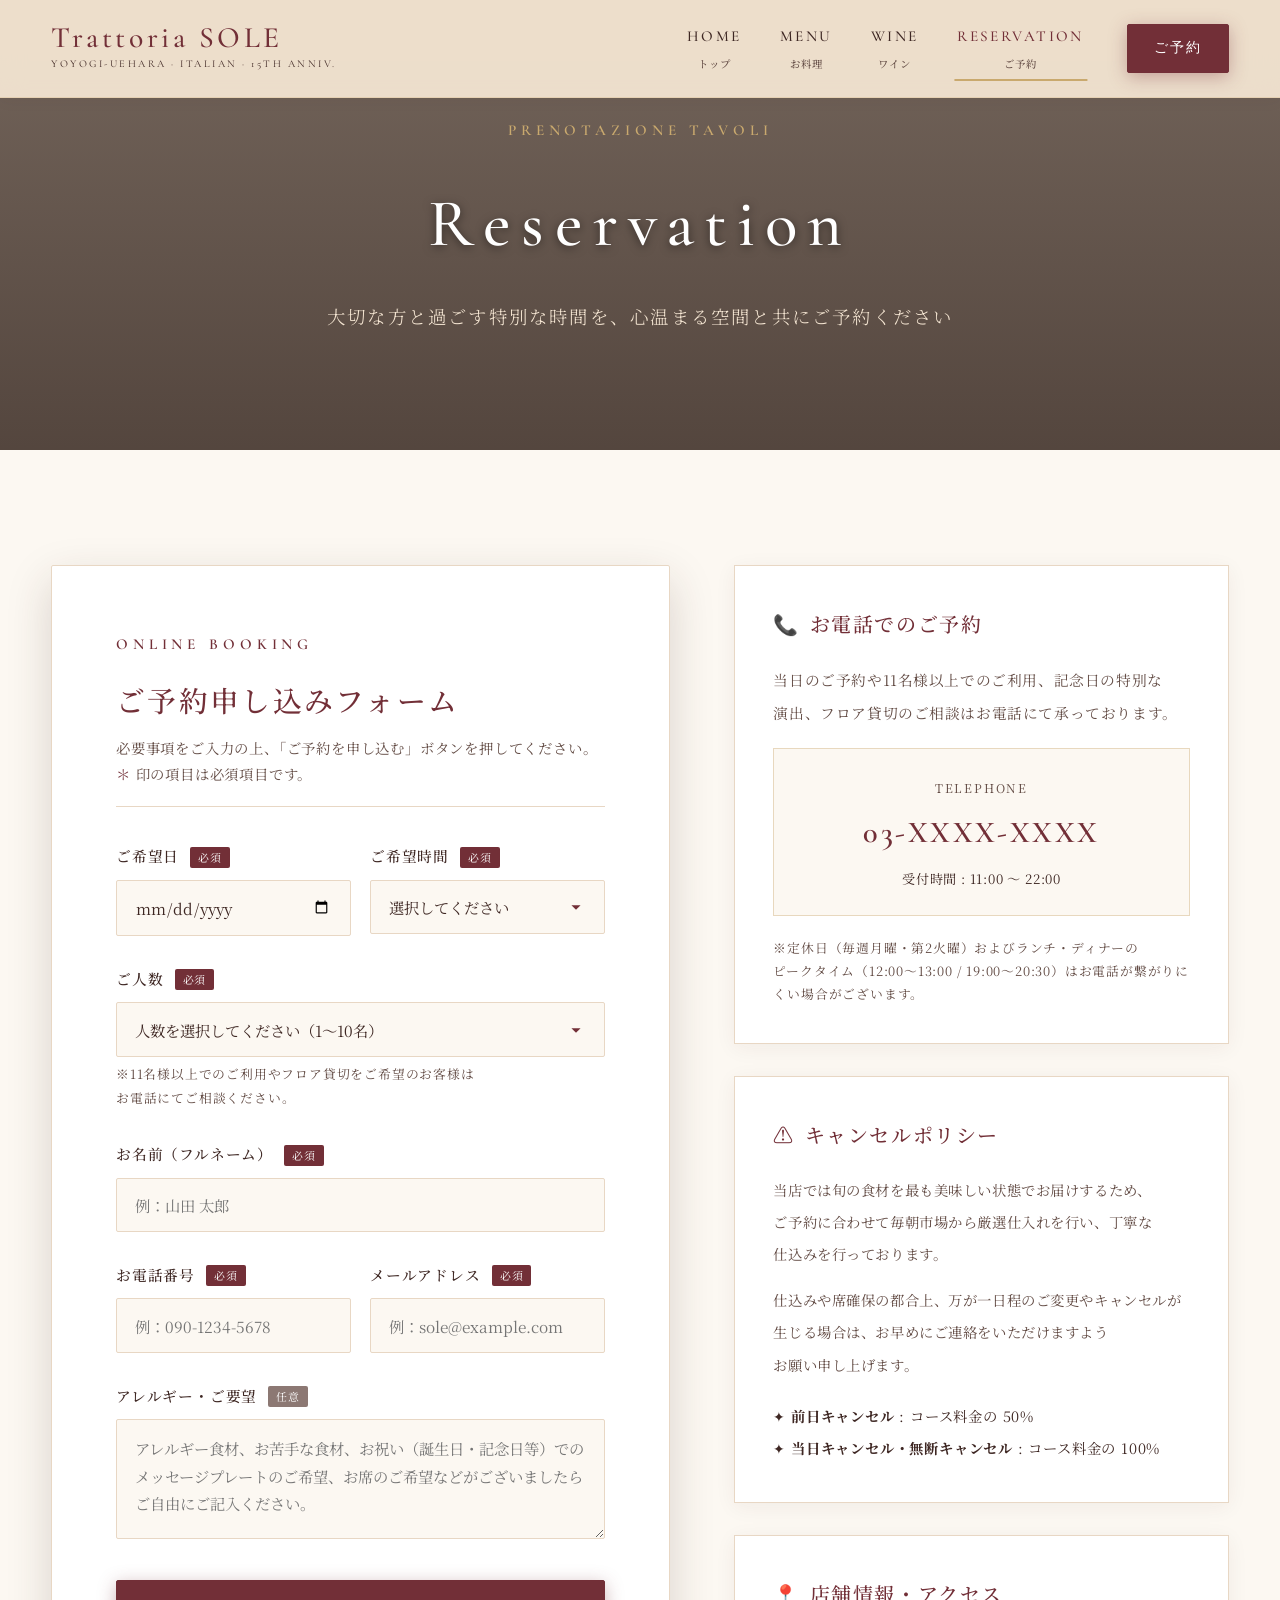
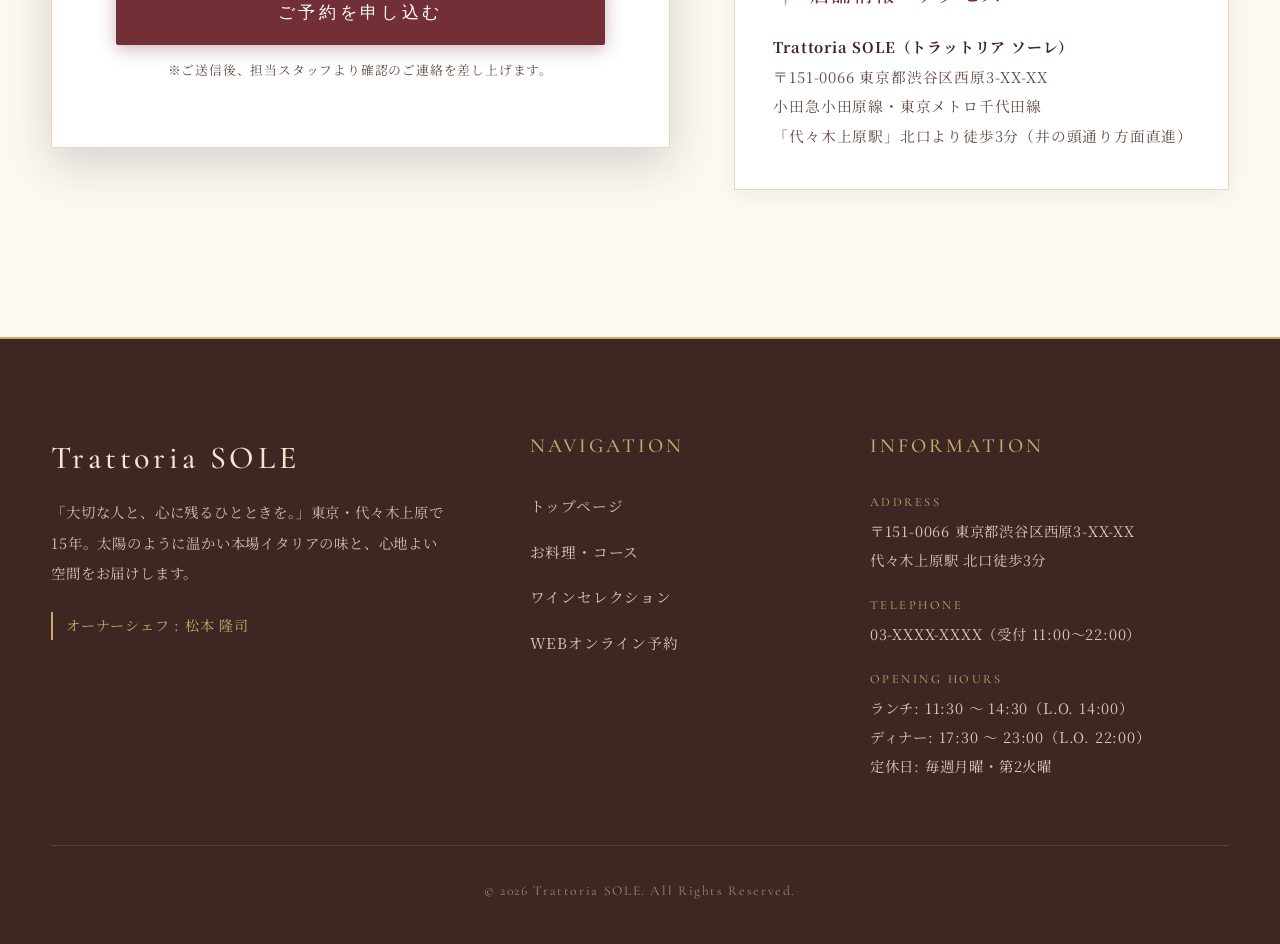
<file: 試作④/reservation.html>
<!DOCTYPE html>
<html lang="ja">
<head>
  <meta charset="UTF-8">
  <meta name="viewport" content="width=device-width, initial-scale=1.0">
  <title>Reservation（WEBオンライン予約） | Trattoria SOLE（トラットリア ソーレ）</title>
  <meta name="description" content="Trattoria SOLE（トラットリア ソーレ）のオンライン予約。ランチ、ディナー、記念日コースのご予約を24時間承っております。代々木上原駅徒歩3分。">

  <!-- Google Fonts（欧文: Cormorant Garamond / 和文: Noto Serif JP） -->
  <link rel="preconnect" href="https://fonts.googleapis.com">
  <link rel="preconnect" href="https://fonts.gstatic.com" crossorigin>
  <link href="https://fonts.googleapis.com/css2?family=Cormorant+Garamond:ital,wght@0,300;0,400;0,500;0,600;1,400&family=Noto+Serif+JP:wght@300;400;500;600&display=swap" rel="stylesheet">

  <!-- 共通スタイルシート -->
  <link rel="stylesheet" href="css/style.css">
</head>
<body>

  <!-- ==========================================================================
       共通ヘッダー
       ========================================================================== -->
  <header id="site-header">
    <div class="container header-container">

      <!-- 店舗ロゴ -->
      <a href="index.html" class="site-logo-link">
        <span class="logo-main-text">Trattoria SOLE</span>
        <span class="logo-sub-text">Yoyogi-Uehara · Italian · 15th Anniv.</span>
      </a>

      <!-- ナビゲーション -->
      <nav class="header-nav">
        <ul class="nav-links-list">
          <li class="nav-link-item">
            <a href="index.html">HOME<span class="sub-ja">トップ</span></a>
          </li>
          <li class="nav-link-item">
            <a href="menu.html">MENU<span class="sub-ja">お料理</span></a>
          </li>
          <li class="nav-link-item">
            <a href="wine.html">WINE<span class="sub-ja">ワイン</span></a>
          </li>
          <li class="nav-link-item">
            <a href="reservation.html" class="active">RESERVATION<span class="sub-ja">ご予約</span></a>
          </li>
        </ul>
        <a href="reservation.html" class="btn btn-primary header-reserve-btn">ご予約</a>
      </nav>

      <!-- ハンバーガーボタン -->
      <button id="hamburger-btn" class="hamburger-toggle-btn" aria-label="メニューを開く" aria-expanded="false">
        <span class="hamburger-line"></span>
        <span class="hamburger-line"></span>
        <span class="hamburger-line"></span>
      </button>

    </div>
  </header>

  <!-- モバイル用ドロワーメニュー -->
  <div id="mobile-backdrop" class="mobile-nav-backdrop"></div>
  <aside id="mobile-drawer" class="mobile-nav-drawer">
    <a href="index.html" class="site-logo-link" style="margin-bottom: 2rem;">
      <span class="logo-main-text" style="color: var(--color-wine);">Trattoria SOLE</span>
      <span class="logo-sub-text">Yoyogi-Uehara · Italian</span>
    </a>
    <ul class="mobile-nav-links">
      <li><a href="index.html" class="mobile-nav-link">HOME<span class="sub-ja">トップページ</span></a></li>
      <li><a href="menu.html" class="mobile-nav-link">MENU<span class="sub-ja">お料理・コース</span></a></li>
      <li><a href="wine.html" class="mobile-nav-link">WINE<span class="sub-ja">厳選ワインリスト</span></a></li>
      <li><a href="reservation.html" class="mobile-nav-link active">RESERVATION<span class="sub-ja">WEBオンライン予約</span></a></li>
    </ul>
    <a href="reservation.html" class="btn btn-primary" style="width: 100%; margin-top: 1.5rem;">ご予約はこちら</a>
  </aside>

  <!-- ==========================================================================
       メインコンテンツ
       ========================================================================== -->
  <main>

    <!-- サブページヒーローバナー -->
    <section class="subpage-hero-banner">
      <!-- 出典: Unsplash https://images.unsplash.com/photo-1517248135467-4c7edcad34c4 -->
      <div class="subpage-hero-bg" style="background-image: url('https://images.unsplash.com/photo-1517248135467-4c7edcad34c4?w=1920&q=80&auto=format&fit=crop');"></div>
      <div class="subpage-hero-overlay"></div>
      <div class="subpage-hero-content fade-in-element">
        <span class="section-label-en" style="color: var(--color-gold);">Prenotazione Tavoli</span>
        <h1 class="subpage-en-title">Reservation</h1>
        <p class="subpage-ja-subtitle">大切な方と過ごす特別な時間を、心温まる空間と共にご予約ください</p>
      </div>
    </section>

    <!-- 予約セクション -->
    <div class="section-padding bg-ivory">
      <div class="container">
        <div class="reservation-layout-grid">

          <!-- ==================================================================
               WEBオンライン予約フォームパネル
               ================================================================== -->
          <div class="fade-in-element">

            <!-- 1. 入力フォーム本体 -->
            <div class="reservation-form-panel">

              <form id="reservation-form" novalidate>
                <div style="margin-bottom: 2.2rem; border-bottom: 1px solid var(--color-border); padding-bottom: 1.2rem;">
                  <span class="section-label-en">Online Booking</span>
                  <h2 style="font-size: 1.8rem; color: var(--color-wine); margin-bottom: 0.4rem; font-weight: 500;">
                    ご予約申し込みフォーム
                  </h2>
                  <p style="font-size: 0.9rem; color: var(--color-text-sub); line-height: 1.8;">
                    必要事項をご入力の上、「ご予約を申し込む」ボタンを押してください。<span style="color: var(--color-wine);">＊</span> 印の項目は必須項目です。
                  </p>
                </div>

                <!-- 1. ご希望の日付 ＆ 時間 -->
                <div class="form-grid-two">
                  <!-- 日付 -->
                  <div class="form-field-group">
                    <label for="res-date" class="form-label-title">
                      ご希望日 <span class="form-badge-required">必須</span>
                    </label>
                    <input type="date" id="res-date" name="date" class="form-control-input" required>
                    <div id="error-res-date" class="form-error-feedback"></div>
                  </div>

                  <!-- 時間 -->
                  <div class="form-field-group">
                    <label for="res-time" class="form-label-title">
                      ご希望時間 <span class="form-badge-required">必須</span>
                    </label>
                    <select id="res-time" name="time" class="form-control-input select-dropdown-custom" required>
                      <option value="">選択してください</option>
                      <optgroup label="【ランチタイム】">
                        <option value="11:30">11:30</option>
                        <option value="12:00">12:00</option>
                        <option value="12:30">12:30</option>
                        <option value="13:00">13:00</option>
                        <option value="13:30">13:30（最終入店）</option>
                      </optgroup>
                      <optgroup label="【ディナータイム】">
                        <option value="17:30">17:30</option>
                        <option value="18:00">18:00</option>
                        <option value="18:30">18:30</option>
                        <option value="19:00">19:00</option>
                        <option value="19:30">19:30</option>
                        <option value="20:00">20:00</option>
                        <option value="20:30">20:30</option>
                        <option value="21:00">21:00（最終入店）</option>
                      </optgroup>
                    </select>
                    <div id="error-res-time" class="form-error-feedback"></div>
                  </div>
                </div>

                <!-- 2. 人数（1〜10名から選択） -->
                <div class="form-field-group">
                  <label for="res-guests" class="form-label-title">
                    ご人数 <span class="form-badge-required">必須</span>
                  </label>
                  <select id="res-guests" name="guests" class="form-control-input select-dropdown-custom" required>
                    <option value="">人数を選択してください（1〜10名）</option>
                    <option value="1">1名様</option>
                    <option value="2">2名様</option>
                    <option value="3">3名様</option>
                    <option value="4">4名様</option>
                    <option value="5">5名様</option>
                    <option value="6">6名様</option>
                    <option value="7">7名様</option>
                    <option value="8">8名様</option>
                    <option value="9">9名様</option>
                    <option value="10">10名様</option>
                  </select>
                  <div id="error-res-guests" class="form-error-feedback"></div>
                  <span style="font-size: 0.8rem; color: var(--color-text-sub); display: block; margin-top: 0.3rem;">
                    ※11名様以上でのご利用やフロア貸切をご希望のお客様はお電話にてご相談ください。
                  </span>
                </div>

                <!-- 3. お名前 -->
                <div class="form-field-group">
                  <label for="res-name" class="form-label-title">
                    お名前（フルネーム） <span class="form-badge-required">必須</span>
                  </label>
                  <input type="text" id="res-name" name="name" class="form-control-input" placeholder="例：山田 太郎" required>
                  <div id="error-res-name" class="form-error-feedback"></div>
                </div>

                <!-- 4. 電話番号 ＆ メールアドレス -->
                <div class="form-grid-two">
                  <!-- 電話番号 -->
                  <div class="form-field-group">
                    <label for="res-tel" class="form-label-title">
                      お電話番号 <span class="form-badge-required">必須</span>
                    </label>
                    <input type="tel" id="res-tel" name="tel" class="form-control-input" placeholder="例：090-1234-5678" required>
                    <div id="error-res-tel" class="form-error-feedback"></div>
                  </div>

                  <!-- メールアドレス -->
                  <div class="form-field-group">
                    <label for="res-email" class="form-label-title">
                      メールアドレス <span class="form-badge-required">必須</span>
                    </label>
                    <input type="email" id="res-email" name="email" class="form-control-input" placeholder="例：sole@example.com" required>
                    <div id="error-res-email" class="form-error-feedback"></div>
                  </div>
                </div>

                <!-- 5. アレルギー・ご要望 -->
                <div class="form-field-group">
                  <label for="res-requests" class="form-label-title">
                    アレルギー・ご要望 <span class="form-badge-optional">任意</span>
                  </label>
                  <textarea id="res-requests" name="requests" class="form-control-input" placeholder="アレルギー食材、お苦手な食材、お祝い（誕生日・記念日等）でのメッセージプレートのご希望、お席のご希望などがございましたらご自由にご記入ください。"></textarea>
                </div>

                <!-- 送信ボタン -->
                <div style="margin-top: 2rem;">
                  <button type="submit" class="btn btn-primary" style="width: 100%; padding: 1.25rem;">
                    ご予約を申し込む
                  </button>
                  <p style="font-size: 0.8rem; color: var(--color-text-sub); text-align: center; margin-top: 0.8rem;">
                    ※ご送信後、担当スタッフより確認のご連絡を差し上げます。
                  </p>
                </div>

              </form>

              <!-- 2. 予約確認メッセージ演出（JavaScriptで切り替え表示） -->
              <div id="reservation-confirmation" class="reservation-confirmation-panel">
                <span class="confirmation-star-symbol">✦</span>
                <h3 class="confirmation-heading">ご予約申し込みを受け付けました</h3>
                <p class="text-paragraph" style="text-align: center; max-width: 520px; margin: 0 auto 1.5rem;">
                  Trattoria SOLEへのご予約申し込み、誠にありがとうございます。以下の内容にてお申し込みを承りました。
                </p>

                <div class="confirmation-summary-card">
                  <table class="summary-data-table">
                    <tbody>
                      <tr>
                        <th>ご希望日</th>
                        <td id="summary-date">-</td>
                      </tr>
                      <tr>
                        <th>ご希望時間</th>
                        <td id="summary-time">-</td>
                      </tr>
                      <tr>
                        <th>ご人数</th>
                        <td id="summary-guests">-</td>
                      </tr>
                      <tr>
                        <th>お名前</th>
                        <td id="summary-name">-</td>
                      </tr>
                      <tr>
                        <th>お電話番号</th>
                        <td id="summary-tel">-</td>
                      </tr>
                      <tr>
                        <th>メールアドレス</th>
                        <td id="summary-email">-</td>
                      </tr>
                    </tbody>
                  </table>
                </div>

                <p style="font-size: 0.88rem; color: var(--color-text-sub); line-height: 1.9; margin-bottom: 2rem;">
                  ※ご入力いただいたメールアドレス宛に自動確認メールをお送りしております。当日のご来店を、シェフ松本ならびにスタッフ一同、心よりお待ち申し上げております。
                </p>

                <a href="index.html" class="btn btn-gold">トップページへ戻る</a>
              </div>

            </div>

          </div>

          <!-- ==================================================================
               サイドバー情報（電話案内・キャンセルポリシー・アクセス）
               ================================================================== -->
          <div class="fade-in-element">

            <!-- 電話予約案内 -->
            <div class="reserve-side-block">
              <h3 class="reserve-side-title"><span>📞</span> お電話でのご予約</h3>
              <p class="text-paragraph" style="font-size: 0.92rem; margin-bottom: 0.8rem;">
                当日のご予約や11名様以上でのご利用、記念日の特別な演出、フロア貸切のご相談はお電話にて承っております。
              </p>
              <div class="tel-display-box">
                <span style="font-size: 0.75rem; letter-spacing: 0.15em; color: var(--color-text-sub); text-transform: uppercase;">Telephone</span>
                <span class="tel-digits-huge">03-XXXX-XXXX</span>
                <span style="font-size: 0.82rem; color: var(--color-dark);">受付時間 : 11:00 〜 22:00</span>
              </div>
              <p style="font-size: 0.8rem; color: var(--color-text-sub); line-height: 1.8;">
                ※定休日（毎週月曜・第2火曜）およびランチ・ディナーのピークタイム（12:00〜13:00 / 19:00〜20:30）はお電話が繋がりにくい場合がございます。
              </p>
            </div>

            <!-- キャンセルポリシー -->
            <div class="reserve-side-block">
              <h3 class="reserve-side-title"><span>⚠️</span> キャンセルポリシー</h3>
              <p class="text-paragraph" style="font-size: 0.9rem; margin-bottom: 0.8rem;">
                当店では旬の食材を最も美味しい状態でお届けするため、ご予約に合わせて毎朝市場から厳選仕入れを行い、丁寧な仕込みを行っております。
              </p>
              <p class="text-paragraph" style="font-size: 0.9rem; margin-bottom: 1.2rem;">
                仕込みや席確保の都合上、万が一日程のご変更やキャンセルが生じる場合は、お早めにご連絡をいただけますようお願い申し上げます。
              </p>
              <ul style="font-size: 0.9rem; color: var(--color-dark); line-height: 2.2;">
                <li>✦ <strong>前日キャンセル</strong> : コース料金の 50%</li>
                <li>✦ <strong>当日キャンセル・無断キャンセル</strong> : コース料金の 100%</li>
              </ul>
            </div>

            <!-- 店舗アクセス -->
            <div class="reserve-side-block">
              <h3 class="reserve-side-title"><span>📍</span> 店舗情報・アクセス</h3>
              <p style="font-size: 0.92rem; line-height: 2.0; color: var(--color-text-sub);">
                <strong style="color: var(--color-dark);">Trattoria SOLE（トラットリア ソーレ）</strong><br>
                〒151-0066 東京都渋谷区西原3-XX-XX<br>
                小田急小田原線・東京メトロ千代田線<br>
                「代々木上原駅」北口より徒歩3分（井の頭通り方面直進）
              </p>
            </div>

          </div>

        </div>
      </div>
    </div>

  </main>

  <!-- ==========================================================================
       共通フッター
       ========================================================================== -->
  <footer id="site-footer">
    <div class="container">
      <div class="footer-grid-layout">

        <div>
          <h2 class="footer-brand-title">Trattoria SOLE</h2>
          <p class="footer-concept-quote">
            「大切な人と、心に残るひとときを。」東京・代々木上原で15年。太陽のように温かい本場イタリアの味と、心地よい空間をお届けします。
          </p>
          <div class="footer-chef-badge">
            オーナーシェフ : 松本 隆司
          </div>
        </div>

        <div>
          <h3 class="footer-nav-title">Navigation</h3>
          <ul class="footer-nav-list">
            <li><a href="index.html">トップページ</a></li>
            <li><a href="menu.html">お料理・コース</a></li>
            <li><a href="wine.html">ワインセレクション</a></li>
            <li><a href="reservation.html">WEBオンライン予約</a></li>
          </ul>
        </div>

        <div>
          <h3 class="footer-nav-title">Information</h3>
          <dl class="footer-info-details">
            <dt>Address</dt>
            <dd>〒151-0066 東京都渋谷区西原3-XX-XX<br>代々木上原駅 北口徒歩3分</dd>

            <dt>Telephone</dt>
            <dd>03-XXXX-XXXX（受付 11:00〜22:00）</dd>

            <dt>Opening Hours</dt>
            <dd>
              ランチ: 11:30 〜 14:30（L.O. 14:00）<br>
              ディナー: 17:30 〜 23:00（L.O. 22:00）<br>
              定休日: 毎週月曜・第2火曜
            </dd>
          </dl>
        </div>

      </div>

      <div class="footer-copyright-bar">
        &copy; 2026 Trattoria SOLE. All Rights Reserved.
      </div>
    </div>
  </footer>

  <!-- 共通JavaScript -->
  <script src="js/script.js"></script>

</body>
</html>
</file>
<file: 試作②/style.css>
@charset "UTF-8";

/* ==========================================================================
   Hair Salon RICHE - Main Stylesheet
   ========================================================================== */

/* --------------------------------------------------
   1. CSS Variables & Theme Configuration
   -------------------------------------------------- */
:root {
  /* Colors */
  --color-primary: #1A1A1A;          /* メインダーク：漆黒・洗練された黒 */
  --color-primary-light: #2A2A2A;    /* 柔らかいダーク */
  --color-accent: #C9A96E;           /* アクセントゴールド */
  --color-accent-light: #DFC698;     /* ハイライトゴールド */
  --color-accent-dark: #9F7E46;      /* 深みのあるゴールド */
  --color-bg-white: #FFFFFF;         /* クリーンホワイト */
  --color-bg-light: #F9F8F6;         /* 温かみのある上質なライトグレー・グレージュ */
  --color-bg-subtle: #F2EFE9;        /* 境界線・薄い背景 */
  --color-text-main: #2D2D2D;        /* 本文用ダークグレー（視認性・品格） */
  --color-text-muted: #737373;       /* 補足用グレー */
  --color-border: #E8E5DF;           /* ボーダーライン */
  --color-gold-border: rgba(201, 169, 110, 0.4);

  /* Fonts */
  --font-en: 'Cormorant Garamond', 'Cinzel', serif;
  --font-en-heading: 'Cinzel', serif;
  --font-ja: 'Shippori Mincho', 'Noto Serif JP', 'Yu Mincho', 'Hiragino Mincho ProN', serif;
  --font-sans: -apple-system, BlinkMacSystemFont, "Segoe UI", Roboto, "Helvetica Neue", Arial, sans-serif;

  /* Spacing */
  --spacing-xs: 8px;
  --spacing-sm: 16px;
  --spacing-md: 32px;
  --spacing-lg: 64px;
  --spacing-xl: 100px;
  --spacing-xxl: 140px;

  /* Container */
  --container-width: 1200px;
  --container-narrow: 940px;

  /* Transitions */
  --transition-smooth: all 0.4s cubic-bezier(0.25, 1, 0.5, 1);
  --transition-fast: all 0.25s ease;
}

/* --------------------------------------------------
   2. Reset & Base Styles
   -------------------------------------------------- */
*, *::before, *::after {
  box-sizing: border-box;
  margin: 0;
  padding: 0;
}

html {
  font-size: 16px;
  scroll-behavior: smooth;
  -webkit-font-smoothing: antialiased;
  -moz-osx-font-smoothing: grayscale;
}

body {
  font-family: var(--font-ja);
  color: var(--color-text-main);
  background-color: var(--color-bg-white);
  line-height: 1.85;
  letter-spacing: 0.05em;
  overflow-x: hidden;
  position: relative;
}

body.is-locked {
  overflow: hidden;
}

img {
  max-width: 100%;
  height: auto;
  display: block;
  vertical-align: middle;
}

a {
  color: inherit;
  text-decoration: none;
  transition: var(--transition-smooth);
}

ul, ol {
  list-style: none;
}

button, input, textarea, select {
  font-family: inherit;
  font-size: inherit;
  color: inherit;
  border: none;
  background: none;
  outline: none;
}

button {
  cursor: pointer;
}

/* --------------------------------------------------
   3. Typography & Utility Classes
   -------------------------------------------------- */
.font-en {
  font-family: var(--font-en);
}

.font-heading {
  font-family: var(--font-en-heading);
  letter-spacing: 0.15em;
}

.text-gold {
  color: var(--color-accent) !important;
}

/* 改行・テキスト折り返しの最適化 */
.inline-block {
  display: inline-block;
}

.is-sp {
  display: none;
}

.is-pc {
  display: inline;
}

@media (max-width: 768px) {
  .is-sp {
    display: inline;
  }
  .is-pc {
    display: none;
  }
}

p, h1, h2, h3, h4 {
  text-wrap: pretty;
}

.container {
  width: 90%;
  max-width: var(--container-width);
  margin-left: auto;
  margin-right: auto;
}

.container--narrow {
  max-width: var(--container-narrow);
}

/* Section Header */
.section-header {
  text-align: center;
  margin-bottom: var(--spacing-lg);
  position: relative;
}

.section-header__en {
  display: block;
  font-family: var(--font-en-heading);
  font-size: clamp(1.75rem, 3.5vw, 2.5rem);
  color: var(--color-primary);
  font-weight: 500;
  letter-spacing: 0.2em;
  text-transform: uppercase;
  margin-bottom: 10px;
}

.section-header__ja {
  display: block;
  font-size: 0.875rem;
  color: var(--color-accent);
  letter-spacing: 0.25em;
  font-weight: 500;
}

.section-header__divider {
  width: 40px;
  height: 1px;
  background-color: var(--color-accent);
  margin: 16px auto 0;
  position: relative;
}

.section-header--white .section-header__en {
  color: var(--color-bg-white);
}

.section-header--white .section-header__ja {
  color: var(--color-accent-light);
}

/* Buttons */
.btn {
  display: inline-flex;
  align-items: center;
  justify-content: center;
  padding: 14px 34px;
  font-family: var(--font-en-heading);
  font-size: 0.85rem;
  letter-spacing: 0.18em;
  text-transform: uppercase;
  transition: var(--transition-smooth);
  position: relative;
  overflow: hidden;
  text-align: center;
  white-space: nowrap;
}

.btn-primary {
  background: linear-gradient(135deg, #DFC698 0%, #C9A96E 50%, #B89555 100%);
  color: #1A1A1A;
  font-weight: 600;
  box-shadow: 0 4px 15px rgba(201, 169, 110, 0.25);
}

.btn-primary:hover {
  background: linear-gradient(135deg, #ECD8B0 0%, #D4B57C 50%, #C9A96E 100%);
  box-shadow: 0 6px 20px rgba(201, 169, 110, 0.4);
  transform: translateY(-2px);
}

.btn-dark {
  background-color: var(--color-primary);
  color: var(--color-bg-white);
  border: 1px solid var(--color-primary);
}

.btn-dark:hover {
  background-color: transparent;
  color: var(--color-primary);
}

.btn-outline-gold {
  background-color: transparent;
  color: var(--color-accent);
  border: 1px solid var(--color-accent);
}

.btn-outline-gold:hover {
  background-color: var(--color-accent);
  color: var(--color-primary);
}

.btn-outline-white {
  background-color: transparent;
  color: var(--color-bg-white);
  border: 1px solid rgba(255, 255, 255, 0.7);
}

.btn-outline-white:hover {
  background-color: var(--color-bg-white);
  color: var(--color-primary);
}

.btn-hotpepper {
  background-color: #DE4E64;
  color: #FFFFFF;
  border: 1px solid #DE4E64;
  font-weight: 600;
}

.btn-hotpepper:hover {
  background-color: #C83B51;
  box-shadow: 0 4px 15px rgba(222, 78, 100, 0.35);
  transform: translateY(-2px);
}

/* Animations */
.fade-in {
  opacity: 0;
  transform: translateY(28px);
  transition: opacity 0.9s cubic-bezier(0.2, 0.8, 0.2, 1), transform 0.9s cubic-bezier(0.2, 0.8, 0.2, 1);
  will-change: opacity, transform;
}

.fade-in.is-visible {
  opacity: 1;
  transform: translateY(0);
}

/* --------------------------------------------------
   4. Header & Navigation
   -------------------------------------------------- */
.header {
  position: fixed;
  top: 0;
  left: 0;
  width: 100%;
  height: 90px;
  z-index: 1000;
  transition: var(--transition-smooth);
  background: linear-gradient(180deg, rgba(26, 26, 26, 0.75) 0%, rgba(26, 26, 26, 0) 100%);
}

.header.is-scrolled {
  height: 76px;
  background-color: rgba(26, 26, 26, 0.96);
  backdrop-filter: blur(10px);
  box-shadow: 0 4px 20px rgba(0, 0, 0, 0.25);
  border-bottom: 1px solid rgba(201, 169, 110, 0.2);
}

.header__inner {
  max-width: var(--container-width);
  height: 100%;
  margin: 0 auto;
  padding: 0 30px;
  display: flex;
  align-items: center;
  justify-content: space-between;
}

/* Logo */
.header__logo {
  display: flex;
  flex-direction: column;
}

.header__logo-text {
  font-family: var(--font-en-heading);
  font-size: 1.35rem;
  letter-spacing: 0.16em;
  color: var(--color-bg-white);
  font-weight: 500;
  line-height: 1.1;
  transition: var(--transition-smooth);
}

.header__logo-text span {
  color: var(--color-accent);
}

.header__logo-sub {
  font-family: var(--font-en);
  font-size: 0.65rem;
  letter-spacing: 0.28em;
  color: var(--color-accent);
  text-transform: uppercase;
}

/* Nav Menu */
.header__nav {
  display: flex;
  align-items: center;
  gap: 36px;
}

.header__menu {
  display: flex;
  align-items: center;
  gap: 32px;
}

.header__menu-link {
  font-family: var(--font-en-heading);
  font-size: 0.85rem;
  letter-spacing: 0.18em;
  color: rgba(255, 255, 255, 0.9);
  position: relative;
  padding: 6px 0;
  transition: var(--transition-fast);
}

.header__menu-link::after {
  content: '';
  position: absolute;
  bottom: 0;
  left: 0;
  width: 0%;
  height: 1px;
  background-color: var(--color-accent);
  transition: width 0.3s ease;
}

.header__menu-link:hover,
.header__menu-link.is-active {
  color: var(--color-accent-light);
}

.header__menu-link:hover::after,
.header__menu-link.is-active::after {
  width: 100%;
}

/* Header CTAs */
.header__actions {
  display: flex;
  align-items: center;
  gap: 12px;
}

.header__btn-reserve {
  padding: 9px 20px;
  font-size: 0.78rem;
  letter-spacing: 0.12em;
}

.header__btn-hpb {
  padding: 9px 18px;
  font-size: 0.78rem;
  letter-spacing: 0.08em;
}

/* Hamburger button */
.hamburger {
  display: none;
  width: 44px;
  height: 44px;
  position: relative;
  z-index: 1100;
  flex-direction: column;
  justify-content: center;
  align-items: center;
  gap: 6px;
  background: none;
  border: none;
}

.hamburger__line {
  display: block;
  width: 24px;
  height: 1.5px;
  background-color: var(--color-bg-white);
  transition: var(--transition-smooth);
}

.hamburger.is-active .hamburger__line:nth-child(1) {
  transform: translateY(7.5px) rotate(45deg);
  background-color: var(--color-accent);
}

.hamburger.is-active .hamburger__line:nth-child(2) {
  opacity: 0;
}

.hamburger.is-active .hamburger__line:nth-child(3) {
  transform: translateY(-7.5px) rotate(-45deg);
  background-color: var(--color-accent);
}

/* Mobile Drawer */
.mobile-nav {
  position: fixed;
  top: 0;
  right: -100%;
  width: 100%;
  height: 100vh;
  background-color: rgba(26, 26, 26, 0.98);
  backdrop-filter: blur(14px);
  z-index: 1050;
  display: flex;
  flex-direction: column;
  justify-content: center;
  align-items: center;
  padding: 60px 30px;
  transition: right 0.45s cubic-bezier(0.25, 1, 0.5, 1);
}

.mobile-nav.is-open {
  right: 0;
}

.mobile-nav__menu {
  display: flex;
  flex-direction: column;
  align-items: center;
  gap: 28px;
  margin-bottom: 40px;
}

.mobile-nav__link {
  font-family: var(--font-en-heading);
  font-size: 1.25rem;
  letter-spacing: 0.18em;
  color: var(--color-bg-white);
  display: flex;
  flex-direction: column;
  align-items: center;
  gap: 4px;
}

.mobile-nav__sub {
  font-family: var(--font-ja);
  font-size: 0.75rem;
  letter-spacing: 0.12em;
  color: var(--color-accent);
}

.mobile-nav__actions {
  display: flex;
  flex-direction: column;
  width: 100%;
  max-width: 300px;
  gap: 14px;
}

/* --------------------------------------------------
   5. Hero Section (Index Page)
   -------------------------------------------------- */
.hero {
  position: relative;
  height: 100vh;
  min-height: 640px;
  display: flex;
  align-items: center;
  justify-content: center;
  text-align: center;
  color: var(--color-bg-white);
  overflow: hidden;
}

/* Slider */
.hero__slider {
  position: absolute;
  top: 0;
  left: 0;
  width: 100%;
  height: 100%;
  z-index: 1;
}

.hero__slide {
  position: absolute;
  top: 0;
  left: 0;
  width: 100%;
  height: 100%;
  opacity: 0;
  transform: scale(1.05);
  transition: opacity 2s ease, transform 6s cubic-bezier(0.25, 1, 0.5, 1);
  background-size: cover;
  background-position: center center;
}

.hero__slide.is-active {
  opacity: 1;
  transform: scale(1);
}

.hero__overlay {
  position: absolute;
  top: 0;
  left: 0;
  width: 100%;
  height: 100%;
  background: radial-gradient(circle at center, rgba(26, 26, 26, 0.4) 0%, rgba(26, 26, 26, 0.8) 100%);
  z-index: 2;
}

.hero__content {
  position: relative;
  z-index: 3;
  padding: 0 20px;
  max-width: 860px;
}

.hero__tagline {
  font-family: var(--font-en-heading);
  font-size: 0.85rem;
  letter-spacing: 0.35em;
  color: var(--color-accent);
  text-transform: uppercase;
  margin-bottom: 24px;
  display: inline-block;
  padding-bottom: 6px;
  border-bottom: 1px solid var(--color-accent);
}

.hero__title {
  font-family: var(--font-ja);
  font-size: clamp(1.8rem, 4.2vw, 3.2rem);
  font-weight: 400;
  line-height: 1.5;
  letter-spacing: 0.12em;
  margin-bottom: 24px;
  text-shadow: 0 2px 10px rgba(0, 0, 0, 0.4);
}

.hero__title span.gold {
  color: var(--color-accent-light);
  font-family: var(--font-en);
  font-style: italic;
}

.hero__desc {
  font-size: clamp(0.9rem, 1.6vw, 1.05rem);
  color: rgba(255, 255, 255, 0.88);
  line-height: 2;
  margin-bottom: 40px;
  font-weight: 300;
}

.hero__cta-group {
  display: flex;
  align-items: center;
  justify-content: center;
  gap: 18px;
  flex-wrap: wrap;
}

/* Scroll Down Indicator */
.hero__scroll {
  position: absolute;
  bottom: 30px;
  left: 50%;
  transform: translateX(-50%);
  z-index: 3;
  display: flex;
  flex-direction: column;
  align-items: center;
  gap: 10px;
  color: rgba(255, 255, 255, 0.7);
  font-family: var(--font-en);
  font-size: 0.75rem;
  letter-spacing: 0.2em;
}

.hero__scroll-line {
  width: 1px;
  height: 50px;
  background: linear-gradient(180deg, var(--color-accent) 0%, rgba(201, 169, 110, 0) 100%);
  position: relative;
  overflow: hidden;
}

.hero__scroll-line::after {
  content: '';
  position: absolute;
  top: 0;
  left: 0;
  width: 100%;
  height: 100%;
  background-color: var(--color-bg-white);
  animation: scrollAnim 2s infinite ease-in-out;
}

@keyframes scrollAnim {
  0% { transform: translateY(-100%); }
  50% { transform: translateY(0%); }
  100% { transform: translateY(100%); }
}

/* --------------------------------------------------
   6. Subpage Hero Section (menu.html / salon.html)
   -------------------------------------------------- */
.subhero {
  position: relative;
  height: 48vh;
  min-height: 360px;
  background-color: var(--color-primary);
  background-size: cover;
  background-position: center;
  display: flex;
  align-items: center;
  justify-content: center;
  text-align: center;
  color: var(--color-bg-white);
  padding-top: 60px;
}

.subhero__overlay {
  position: absolute;
  top: 0;
  left: 0;
  width: 100%;
  height: 100%;
  background: rgba(26, 26, 26, 0.7);
  z-index: 1;
}

.subhero__content {
  position: relative;
  z-index: 2;
  padding: 0 20px;
}

.subhero__title {
  font-family: var(--font-en-heading);
  font-size: clamp(2.2rem, 4.5vw, 3.4rem);
  letter-spacing: 0.2em;
  color: var(--color-bg-white);
  margin-bottom: 12px;
  font-weight: 500;
}

.subhero__sub {
  font-family: var(--font-ja);
  font-size: 0.95rem;
  letter-spacing: 0.25em;
  color: var(--color-accent);
}

.breadcrumb {
  margin-top: 18px;
  font-family: var(--font-en);
  font-size: 0.85rem;
  letter-spacing: 0.15em;
  color: rgba(255, 255, 255, 0.6);
  display: flex;
  align-items: center;
  justify-content: center;
  gap: 8px;
}

.breadcrumb a {
  color: rgba(255, 255, 255, 0.7);
}

.breadcrumb a:hover {
  color: var(--color-accent);
}

/* --------------------------------------------------
   7. Concept Section
   -------------------------------------------------- */
.section-concept {
  padding: var(--spacing-xxl) 0;
  background-color: var(--color-bg-white);
  position: relative;
}

.concept-grid {
  display: grid;
  grid-template-columns: 1fr 1fr;
  gap: 60px;
  align-items: center;
}

.concept-image-wrap {
  position: relative;
}

.concept-image {
  width: 100%;
  height: 520px;
  object-fit: cover;
  box-shadow: 0 15px 35px rgba(0, 0, 0, 0.08);
}

.concept-image-badge {
  position: absolute;
  bottom: -25px;
  right: -25px;
  background-color: var(--color-primary);
  color: var(--color-accent);
  padding: 24px 30px;
  border-left: 2px solid var(--color-accent);
  box-shadow: 0 10px 30px rgba(0, 0, 0, 0.15);
}

.concept-image-badge__en {
  font-family: var(--font-en-heading);
  font-size: 1.1rem;
  letter-spacing: 0.15em;
  display: block;
}

.concept-image-badge__ja {
  font-size: 0.75rem;
  letter-spacing: 0.2em;
  color: rgba(255, 255, 255, 0.8);
}

.concept-text {
  padding-left: 20px;
}

.concept-text__catch {
  font-family: var(--font-ja);
  font-size: clamp(1.4rem, 2.2vw, 1.85rem);
  line-height: 1.7;
  letter-spacing: 0.12em;
  color: var(--color-primary);
  margin-bottom: 28px;
  font-weight: 500;
  position: relative;
  padding-bottom: 20px;
}

.concept-text__catch::after {
  content: '';
  position: absolute;
  bottom: 0;
  left: 0;
  width: 45px;
  height: 1px;
  background-color: var(--color-accent);
}

.concept-text__desc {
  font-size: 0.95rem;
  line-height: 2.1;
  color: var(--color-text-muted);
  margin-bottom: 24px;
}

/* Feature 3 Points */
.concept-features {
  display: grid;
  grid-template-columns: repeat(3, 1fr);
  gap: 30px;
  margin-top: var(--spacing-xl);
  padding-top: var(--spacing-lg);
  border-top: 1px solid var(--color-border);
}

.concept-feature-item {
  text-align: center;
  padding: 30px 20px;
  background-color: var(--color-bg-light);
  border-radius: 2px;
  transition: var(--transition-smooth);
}

.concept-feature-item:hover {
  transform: translateY(-5px);
  box-shadow: 0 10px 25px rgba(0, 0, 0, 0.05);
}

.concept-feature-num {
  font-family: var(--font-en);
  font-size: 1.6rem;
  color: var(--color-accent);
  font-style: italic;
  display: block;
  margin-bottom: 8px;
}

.concept-feature-title {
  font-size: 1.05rem;
  font-weight: 600;
  color: var(--color-primary);
  margin-bottom: 12px;
  letter-spacing: 0.08em;
}

.concept-feature-desc {
  font-size: 0.85rem;
  color: var(--color-text-muted);
  line-height: 1.8;
}

/* --------------------------------------------------
   8. Stylists Section (Index Page)
   -------------------------------------------------- */
.section-stylists {
  padding: var(--spacing-xxl) 0;
  background-color: var(--color-bg-light);
}

.stylists-grid {
  display: grid;
  grid-template-columns: repeat(3, 1fr);
  gap: 36px;
}

.stylist-card {
  background-color: var(--color-bg-white);
  border-radius: 0;
  overflow: hidden;
  box-shadow: 0 5px 20px rgba(0, 0, 0, 0.04);
  transition: var(--transition-smooth);
  display: flex;
  flex-direction: column;
}

.stylist-card:hover {
  transform: translateY(-6px);
  box-shadow: 0 15px 35px rgba(0, 0, 0, 0.09);
}

.stylist-card__img-wrap {
  position: relative;
  width: 100%;
  height: 380px;
  overflow: hidden;
  background-color: #E2DFD8;
}

.stylist-card__img {
  width: 100%;
  height: 100%;
  object-fit: cover;
  transition: transform 0.7s cubic-bezier(0.25, 1, 0.5, 1);
}

.stylist-card:hover .stylist-card__img {
  transform: scale(1.05);
}

.stylist-card__badge {
  position: absolute;
  top: 16px;
  left: 16px;
  background-color: var(--color-primary);
  color: var(--color-accent);
  font-family: var(--font-en-heading);
  font-size: 0.7rem;
  letter-spacing: 0.15em;
  padding: 5px 12px;
  text-transform: uppercase;
}

.stylist-card__body {
  padding: 28px 24px;
  display: flex;
  flex-direction: column;
  flex-grow: 1;
}

.stylist-card__role {
  font-size: 0.78rem;
  color: var(--color-accent-dark);
  letter-spacing: 0.15em;
  display: block;
  margin-bottom: 4px;
}

.stylist-card__name {
  font-size: 1.25rem;
  font-weight: 600;
  color: var(--color-primary);
  letter-spacing: 0.1em;
  margin-bottom: 4px;
}

.stylist-card__en {
  font-family: var(--font-en);
  font-size: 0.85rem;
  color: var(--color-text-muted);
  letter-spacing: 0.12em;
  margin-bottom: 16px;
  display: block;
}

.stylist-card__specialty {
  background-color: var(--color-bg-light);
  padding: 8px 12px;
  font-size: 0.8rem;
  color: var(--color-primary);
  border-left: 2px solid var(--color-accent);
  margin-bottom: 16px;
  line-height: 1.5;
}

.stylist-card__specialty strong {
  color: var(--color-accent-dark);
  display: block;
  font-size: 0.75rem;
  margin-bottom: 2px;
}

.stylist-card__comment {
  font-size: 0.85rem;
  color: var(--color-text-muted);
  line-height: 1.85;
  margin-bottom: 24px;
  flex-grow: 1;
}

.stylist-card__action {
  margin-top: auto;
}

.stylist-card__btn {
  width: 100%;
  font-size: 0.78rem;
  padding: 12px 16px;
}

/* --------------------------------------------------
   9. Menu Highlights Section (Index Page)
   -------------------------------------------------- */
.section-menu-summary {
  padding: var(--spacing-xxl) 0;
  background-color: var(--color-bg-white);
}

.menu-summary-grid {
  display: grid;
  grid-template-columns: repeat(2, 1fr);
  gap: 32px;
  margin-bottom: 50px;
}

.menu-summary-card {
  border: 1px solid var(--color-border);
  padding: 36px 32px;
  background-color: var(--color-bg-white);
  transition: var(--transition-smooth);
  position: relative;
}

.menu-summary-card:hover {
  border-color: var(--color-accent);
  box-shadow: 0 8px 25px rgba(201, 169, 110, 0.12);
}

.menu-summary-card__header {
  display: flex;
  justify-content: space-between;
  align-items: baseline;
  margin-bottom: 12px;
  border-bottom: 1px dashed var(--color-border);
  padding-bottom: 12px;
}

.menu-summary-card__title {
  font-size: 1.15rem;
  color: var(--color-primary);
  font-weight: 600;
  letter-spacing: 0.08em;
}

.menu-summary-card__en {
  font-family: var(--font-en);
  font-size: 0.85rem;
  color: var(--color-accent);
  letter-spacing: 0.15em;
  margin-left: 8px;
}

.menu-summary-card__price {
  font-family: var(--font-en);
  font-size: 1.25rem;
  color: var(--color-accent-dark);
  font-weight: 600;
}

.menu-summary-card__desc {
  font-size: 0.85rem;
  color: var(--color-text-muted);
  line-height: 1.8;
}

.menu-summary-footer {
  text-align: center;
}

/* --------------------------------------------------
   10. Menu Page (menu.html)
   -------------------------------------------------- */
.section-menu-full {
  padding: var(--spacing-xl) 0 var(--spacing-xxl);
  background-color: var(--color-bg-white);
}

.menu-intro {
  text-align: center;
  max-width: 720px;
  margin: 0 auto 70px;
}

.menu-intro__text {
  font-size: 0.95rem;
  color: var(--color-text-muted);
  line-height: 2.1;
}

.menu-category-block {
  margin-bottom: 80px;
}

.menu-category-block:last-child {
  margin-bottom: 0;
}

.menu-category-header {
  display: flex;
  align-items: baseline;
  gap: 16px;
  margin-bottom: 28px;
  border-bottom: 2px solid var(--color-primary);
  padding-bottom: 14px;
}

.menu-category-header__en {
  font-family: var(--font-en-heading);
  font-size: 1.6rem;
  letter-spacing: 0.15em;
  color: var(--color-primary);
}

.menu-category-header__ja {
  font-size: 0.9rem;
  color: var(--color-accent);
  letter-spacing: 0.2em;
}

.menu-list {
  display: flex;
  flex-direction: column;
  gap: 20px;
}

.menu-item {
  padding: 24px;
  background-color: var(--color-bg-light);
  border: 1px solid transparent;
  transition: var(--transition-fast);
  border-radius: 2px;
}

.menu-item:hover {
  background-color: #FFFFFF;
  border-color: var(--color-accent);
  box-shadow: 0 4px 18px rgba(0, 0, 0, 0.05);
}

.menu-item__head {
  display: flex;
  justify-content: space-between;
  align-items: baseline;
  gap: 16px;
  margin-bottom: 8px;
  flex-wrap: wrap;
}

.menu-item__name-wrap {
  display: flex;
  align-items: center;
  gap: 12px;
}

.menu-item__badge {
  background-color: var(--color-accent);
  color: var(--color-primary);
  font-size: 0.68rem;
  padding: 2px 8px;
  font-weight: 600;
  letter-spacing: 0.05em;
  border-radius: 2px;
}

.menu-item__name {
  font-size: 1.05rem;
  font-weight: 600;
  color: var(--color-primary);
  letter-spacing: 0.06em;
}

.menu-item__price {
  font-family: var(--font-en);
  font-size: 1.2rem;
  font-weight: 600;
  color: var(--color-accent-dark);
  letter-spacing: 0.05em;
  white-space: nowrap;
}

.menu-item__desc {
  font-size: 0.85rem;
  color: var(--color-text-muted);
  line-height: 1.8;
}

.menu-notice-box {
  background-color: var(--color-bg-light);
  border: 1px dashed var(--color-accent);
  padding: 30px;
  margin-top: 60px;
  border-radius: 2px;
}

.menu-notice-box__title {
  font-size: 0.95rem;
  font-weight: 600;
  color: var(--color-primary);
  margin-bottom: 12px;
  display: flex;
  align-items: center;
  gap: 8px;
}

.menu-notice-box__list {
  font-size: 0.825rem;
  color: var(--color-text-muted);
  line-height: 2;
}

/* --------------------------------------------------
   11. Salon Page (salon.html)
   -------------------------------------------------- */
.section-salon-space {
  padding: var(--spacing-xl) 0;
  background-color: var(--color-bg-white);
}

.salon-space-grid {
  display: grid;
  grid-template-columns: repeat(3, 1fr);
  gap: 28px;
  margin-bottom: 70px;
}

.salon-space-card {
  background-color: var(--color-bg-light);
  overflow: hidden;
}

.salon-space-card__img-wrap {
  width: 100%;
  height: 240px;
  overflow: hidden;
}

.salon-space-card__img {
  width: 100%;
  height: 100%;
  object-fit: cover;
  transition: transform 0.6s ease;
}

.salon-space-card:hover .salon-space-card__img {
  transform: scale(1.06);
}

.salon-space-card__body {
  padding: 22px;
}

.salon-space-card__title {
  font-size: 1rem;
  color: var(--color-primary);
  font-weight: 600;
  margin-bottom: 8px;
  letter-spacing: 0.06em;
}

.salon-space-card__desc {
  font-size: 0.825rem;
  color: var(--color-text-muted);
  line-height: 1.8;
}

/* Salon Info & Access Table */
.section-salon-info {
  padding: var(--spacing-xl) 0 var(--spacing-xxl);
  background-color: var(--color-bg-light);
}

.salon-info-wrapper {
  display: grid;
  grid-template-columns: 1fr 1fr;
  gap: 50px;
  align-items: start;
}

.salon-table {
  width: 100%;
  border-collapse: collapse;
  background-color: var(--color-bg-white);
  box-shadow: 0 4px 20px rgba(0, 0, 0, 0.04);
}

.salon-table th,
.salon-table td {
  padding: 20px 24px;
  border-bottom: 1px solid var(--color-border);
  font-size: 0.875rem;
  line-height: 1.8;
}

.salon-table th {
  width: 28%;
  background-color: #FAF8F5;
  color: var(--color-primary);
  font-weight: 600;
  letter-spacing: 0.08em;
  vertical-align: top;
  border-right: 1px solid var(--color-border);
}

.salon-table td {
  color: var(--color-text-main);
}

.salon-access-box {
  background-color: var(--color-bg-white);
  padding: 30px;
  box-shadow: 0 4px 20px rgba(0, 0, 0, 0.04);
}

.salon-access-box__title {
  font-size: 1.1rem;
  color: var(--color-primary);
  font-weight: 600;
  margin-bottom: 16px;
  letter-spacing: 0.08em;
  display: flex;
  align-items: center;
  gap: 10px;
}

.salon-access-route {
  margin-bottom: 24px;
}

.salon-access-route__step {
  display: flex;
  gap: 14px;
  margin-bottom: 14px;
  font-size: 0.85rem;
  color: var(--color-text-muted);
  line-height: 1.8;
}

.salon-access-route__num {
  font-family: var(--font-en);
  font-size: 0.9rem;
  color: var(--color-accent);
  font-weight: 600;
  white-space: nowrap;
}

/* Map Wrap */
.map-container {
  width: 100%;
  height: 320px;
  border-radius: 2px;
  overflow: hidden;
  border: 1px solid var(--color-border);
  position: relative;
}

.map-container iframe {
  width: 100%;
  height: 100%;
  border: 0;
}

/* --------------------------------------------------
   12. Benefits / Campaign Section (自社予約促進)
   -------------------------------------------------- */
.section-benefit {
  padding: var(--spacing-lg) 0;
  background: linear-gradient(135deg, #242220 0%, #1A1A1A 100%);
  color: var(--color-bg-white);
  border-top: 1px solid rgba(201, 169, 110, 0.3);
  border-bottom: 1px solid rgba(201, 169, 110, 0.3);
}

.benefit-card {
  display: flex;
  align-items: center;
  justify-content: space-between;
  gap: 30px;
  padding: 20px;
}

.benefit-content {
  flex-grow: 1;
}

.benefit-badge {
  display: inline-block;
  background-color: var(--color-accent);
  color: #1A1A1A;
  font-size: 0.75rem;
  font-weight: 700;
  padding: 4px 12px;
  letter-spacing: 0.12em;
  margin-bottom: 12px;
}

.benefit-title {
  font-size: clamp(1.15rem, 2vw, 1.45rem);
  font-weight: 500;
  letter-spacing: 0.08em;
  margin-bottom: 8px;
  color: var(--color-bg-white);
}

.benefit-title span {
  color: var(--color-accent-light);
}

.benefit-desc {
  font-size: 0.85rem;
  color: rgba(255, 255, 255, 0.75);
  line-height: 1.8;
}

.benefit-action {
  white-space: nowrap;
}

/* --------------------------------------------------
   13. Global Reservation CTA Section
   -------------------------------------------------- */
.section-cta {
  padding: var(--spacing-xxl) 0;
  background: linear-gradient(180deg, #1E1E1E 0%, #141414 100%);
  color: var(--color-bg-white);
  text-align: center;
  position: relative;
  overflow: hidden;
}

.section-cta::before {
  content: '';
  position: absolute;
  top: 0;
  left: 0;
  width: 100%;
  height: 1px;
  background: linear-gradient(90deg, transparent 0%, var(--color-accent) 50%, transparent 100%);
}

.cta-box {
  max-width: 820px;
  margin: 0 auto;
}

.cta-box__title {
  font-family: var(--font-en-heading);
  font-size: clamp(2rem, 4vw, 3rem);
  letter-spacing: 0.2em;
  color: var(--color-bg-white);
  margin-bottom: 12px;
}

.cta-box__sub {
  font-size: 0.95rem;
  letter-spacing: 0.2em;
  color: var(--color-accent);
  margin-bottom: 30px;
}

.cta-box__text {
  font-size: 0.9rem;
  color: rgba(255, 255, 255, 0.75);
  line-height: 2.1;
  margin-bottom: 45px;
}

.cta-box__buttons {
  display: flex;
  justify-content: center;
  gap: 24px;
  flex-wrap: wrap;
}

.cta-box__btn {
  min-width: 260px;
  padding: 16px 32px;
  font-size: 0.9rem;
}

.cta-box__tel {
  margin-top: 36px;
  font-size: 0.85rem;
  color: rgba(255, 255, 255, 0.6);
}

.cta-box__tel a {
  color: var(--color-bg-white);
  font-family: var(--font-en);
  font-size: 1.4rem;
  letter-spacing: 0.1em;
  margin-left: 8px;
  font-weight: 500;
}

.cta-box__tel a:hover {
  color: var(--color-accent);
}

/* --------------------------------------------------
   14. Footer
   -------------------------------------------------- */
.footer {
  background-color: #0E0E0E;
  color: rgba(255, 255, 255, 0.65);
  padding: 70px 0 35px;
  border-top: 1px solid rgba(255, 255, 255, 0.05);
}

.footer-top {
  display: flex;
  justify-content: space-between;
  align-items: flex-start;
  gap: 40px;
  padding-bottom: 50px;
  border-bottom: 1px solid rgba(255, 255, 255, 0.08);
  flex-wrap: wrap;
}

.footer-brand {
  max-width: 360px;
}

.footer-logo {
  font-family: var(--font-en-heading);
  font-size: 1.5rem;
  letter-spacing: 0.18em;
  color: var(--color-bg-white);
  margin-bottom: 8px;
}

.footer-logo span {
  color: var(--color-accent);
}

.footer-desc {
  font-size: 0.8rem;
  line-height: 1.9;
  margin-bottom: 20px;
}

.footer-sns {
  display: flex;
  align-items: center;
  gap: 16px;
}

.footer-sns__link {
  display: inline-flex;
  align-items: center;
  justify-content: center;
  width: 40px;
  height: 40px;
  border: 1px solid rgba(201, 169, 110, 0.4);
  color: var(--color-accent);
  border-radius: 50%;
  transition: var(--transition-smooth);
}

.footer-sns__link:hover {
  background-color: var(--color-accent);
  color: #1A1A1A;
  transform: translateY(-3px);
}

.footer-sns__link svg {
  width: 18px;
  height: 18px;
  fill: currentColor;
}

.footer-links-wrap {
  display: flex;
  gap: 60px;
}

.footer-col__title {
  font-family: var(--font-en-heading);
  font-size: 0.85rem;
  letter-spacing: 0.16em;
  color: var(--color-bg-white);
  margin-bottom: 20px;
  text-transform: uppercase;
  position: relative;
  padding-bottom: 8px;
}

.footer-col__title::after {
  content: '';
  position: absolute;
  bottom: 0;
  left: 0;
  width: 24px;
  height: 1px;
  background-color: var(--color-accent);
}

.footer-col__list {
  display: flex;
  flex-direction: column;
  gap: 12px;
  font-size: 0.825rem;
}

.footer-col__link:hover {
  color: var(--color-accent-light);
  padding-left: 4px;
}

.footer-bottom {
  padding-top: 30px;
  text-align: center;
  font-family: var(--font-en);
  font-size: 0.75rem;
  letter-spacing: 0.15em;
  color: rgba(255, 255, 255, 0.4);
}

/* --------------------------------------------------
   15. Mobile Floating Reservation Bar
   -------------------------------------------------- */
.floating-reserve-bar {
  display: none;
  position: fixed;
  bottom: 0;
  left: 0;
  width: 100%;
  background-color: rgba(26, 26, 26, 0.98);
  backdrop-filter: blur(8px);
  z-index: 990;
  padding: 10px 14px;
  box-shadow: 0 -4px 15px rgba(0, 0, 0, 0.3);
  border-top: 1px solid rgba(201, 169, 110, 0.3);
}

.floating-reserve-bar__inner {
  display: flex;
  gap: 10px;
  max-width: 480px;
  margin: 0 auto;
}

.floating-reserve-bar__btn {
  flex: 1;
  padding: 12px 10px;
  font-size: 0.75rem;
  border-radius: 2px;
  text-align: center;
  letter-spacing: 0.05em;
  display: flex;
  align-items: center;
  justify-content: center;
  gap: 6px;
}

/* --------------------------------------------------
   16. Web Reservation Modal (自社予約モーダル)
   -------------------------------------------------- */
.modal-overlay {
  position: fixed;
  top: 0;
  left: 0;
  width: 100%;
  height: 100%;
  background-color: rgba(0, 0, 0, 0.75);
  backdrop-filter: blur(5px);
  z-index: 2000;
  display: flex;
  align-items: center;
  justify-content: center;
  padding: 20px;
  opacity: 0;
  visibility: hidden;
  transition: opacity 0.35s ease, visibility 0.35s ease;
}

.modal-overlay.is-active {
  opacity: 1;
  visibility: visible;
}

.modal-container {
  background-color: var(--color-bg-white);
  width: 100%;
  max-width: 600px;
  max-height: 90vh;
  overflow-y: auto;
  border-radius: 4px;
  padding: 40px 32px;
  position: relative;
  box-shadow: 0 20px 50px rgba(0, 0, 0, 0.3);
  border-top: 3px solid var(--color-accent);
  transform: translateY(20px);
  transition: transform 0.35s cubic-bezier(0.25, 1, 0.5, 1);
}

.modal-overlay.is-active .modal-container {
  transform: translateY(0);
}

.modal-close {
  position: absolute;
  top: 16px;
  right: 18px;
  width: 36px;
  height: 36px;
  display: flex;
  align-items: center;
  justify-content: center;
  font-size: 1.5rem;
  color: var(--color-text-muted);
  cursor: pointer;
  transition: var(--transition-fast);
}

.modal-close:hover {
  color: var(--color-primary);
  transform: rotate(90deg);
}

.modal-header {
  text-align: center;
  margin-bottom: 24px;
}

.modal-header__title {
  font-family: var(--font-en-heading);
  font-size: 1.4rem;
  letter-spacing: 0.15em;
  color: var(--color-primary);
  margin-bottom: 6px;
}

.modal-header__sub {
  font-size: 0.85rem;
  color: var(--color-accent-dark);
}

.modal-benefit-alert {
  background-color: #FAF6EE;
  border: 1px solid var(--color-gold-border);
  padding: 12px 16px;
  font-size: 0.8rem;
  color: #7D6228;
  border-radius: 2px;
  margin-bottom: 24px;
  text-align: center;
}

.form-group {
  margin-bottom: 18px;
}

.form-label {
  display: block;
  font-size: 0.85rem;
  font-weight: 600;
  color: var(--color-primary);
  margin-bottom: 6px;
  letter-spacing: 0.05em;
}

.form-label .required {
  color: #DE4E64;
  margin-left: 4px;
  font-size: 0.75rem;
}

.form-control {
  width: 100%;
  padding: 12px 14px;
  border: 1px solid var(--color-border);
  border-radius: 2px;
  font-size: 0.9rem;
  background-color: #FAF8F5;
  transition: var(--transition-fast);
}

.form-control:focus {
  border-color: var(--color-accent);
  background-color: #FFFFFF;
  box-shadow: 0 0 0 2px rgba(201, 169, 110, 0.2);
}

.form-submit-btn {
  width: 100%;
  padding: 15px;
  font-size: 0.95rem;
  margin-top: 10px;
}

/* --------------------------------------------------
   17. Responsive Breakpoints
   -------------------------------------------------- */
@media screen and (max-width: 1024px) {
  .header__menu {
    gap: 20px;
  }

  .concept-grid {
    gap: 40px;
  }

  .stylists-grid {
    grid-template-columns: repeat(2, 1fr);
  }

  .stylist-card:last-child {
    grid-column: span 2;
    max-width: 50%;
    margin: 0 auto;
  }

  .salon-space-grid {
    grid-template-columns: repeat(2, 1fr);
  }
}

@media screen and (max-width: 860px) {
  .header__nav {
    display: none;
  }

  .hamburger {
    display: flex;
  }

  .floating-reserve-bar {
    display: block;
  }

  /* Padding adjustment for floating bar */
  body {
    padding-bottom: 64px;
  }

  .concept-grid {
    grid-template-columns: 1fr;
    gap: 40px;
  }

  .concept-text {
    padding-left: 0;
  }

  .concept-features {
    grid-template-columns: 1fr;
    gap: 20px;
  }

  .stylists-grid {
    grid-template-columns: 1fr;
  }

  .stylist-card:last-child {
    grid-column: span 1;
    max-width: 100%;
  }

  .menu-summary-grid {
    grid-template-columns: 1fr;
    gap: 20px;
  }

  .salon-space-grid {
    grid-template-columns: 1fr;
  }

  .salon-info-wrapper {
    grid-template-columns: 1fr;
  }

  .benefit-card {
    flex-direction: column;
    text-align: center;
  }

  .footer-top {
    flex-direction: column;
    gap: 40px;
  }

  .footer-links-wrap {
    width: 100%;
    justify-content: space-between;
  }
}

@media screen and (max-width: 480px) {
  :root {
    --spacing-lg: 40px;
    --spacing-xl: 70px;
    --spacing-xxl: 90px;
  }

  .header {
    height: 70px;
  }

  .header__inner {
    padding: 0 18px;
  }

  .header__logo-text {
    font-size: 1.15rem;
  }

  .hero__title {
    font-size: 1.6rem;
  }

  .hero__cta-group {
    flex-direction: column;
    width: 100%;
  }

  .hero__cta-group .btn {
    width: 100%;
  }

  .cta-box__buttons {
    flex-direction: column;
  }

  .cta-box__btn {
    width: 100%;
    min-width: auto;
  }

  .salon-table th,
  .salon-table td {
    padding: 14px 16px;
    display: block;
    width: 100%;
  }

  .salon-table th {
    border-bottom: none;
    background-color: #F5F2EB;
  }

  .footer-links-wrap {
    flex-direction: column;
    gap: 30px;
  }
}
</file>
<file: 試作③/css/style.css>
@charset "UTF-8";

/* ==========================================================================
   株式会社NextBridge (NextBridge Inc.) - コーポレートサイト スタイルシート
   --------------------------------------------------------------------------
   配色ガイドライン:
   - メインカラー: #1B2A4A (ディープネイビー / 信頼・堅牢性)
   - ベースカラー: #FFFFFF (純白) / #F8FAFC (薄グレー・背景)
   - アクセントカラー: #3B82F6 (ブライトブルー / 先進性・ハイライト)
   - サブアクセント: #2563EB (ホバーブルー) / #60A5FA (淡いブルー)
   - テキストカラー: #0F172A (本文濃色) / #475569 (補足テキスト)
   ========================================================================== */

:root {
  /* カラー変数 */
  --color-primary: #1B2A4A;
  --color-primary-light: #2A3F6D;
  --color-primary-dark: #101B31;
  --color-accent: #3B82F6;
  --color-accent-hover: #2563EB;
  --color-accent-soft: #EFF6FF;
  --color-accent-glow: rgba(59, 130, 246, 0.15);
  --color-bg-base: #FFFFFF;
  --color-bg-sub: #F8FAFC;
  --color-bg-muted: #F1F5F9;
  --color-border: #E2E8F0;
  --color-border-focus: #93C5FD;
  --color-text-main: #0F172A;
  --color-text-body: #334155;
  --color-text-muted: #64748B;
  --color-text-light: #94A3B8;
  --color-success: #10B981;
  --color-white: #FFFFFF;

  /* タイポグラフィ */
  --font-base: 'Inter', 'Noto Sans JP', -apple-system, BlinkMacSystemFont, "Segoe UI", Roboto, "Helvetica Neue", sans-serif;
  --font-heading: 'Inter', 'Noto Sans JP', sans-serif;
  --font-en: 'Inter', sans-serif;

  /* シャドウ */
  --shadow-sm: 0 1px 2px 0 rgba(15, 23, 42, 0.05);
  --shadow-md: 0 4px 6px -1px rgba(15, 23, 42, 0.08), 0 2px 4px -2px rgba(15, 23, 42, 0.04);
  --shadow-lg: 0 10px 15px -3px rgba(15, 23, 42, 0.08), 0 4px 6px -4px rgba(15, 23, 42, 0.03);
  --shadow-xl: 0 20px 25px -5px rgba(15, 23, 42, 0.1), 0 8px 10px -6px rgba(15, 23, 42, 0.04);
  --shadow-accent: 0 10px 25px -5px rgba(59, 130, 246, 0.3);

  /* レイアウト */
  --header-height: 80px;
  --container-max-width: 1200px;
  --radius-sm: 6px;
  --radius-md: 10px;
  --radius-lg: 16px;
  --radius-full: 9999px;
  --transition-fast: 0.18s ease;
  --transition-normal: 0.3s cubic-bezier(0.16, 1, 0.3, 1);
}

/* リセット＆基本設定 */
*, *::before, *::after {
  box-sizing: border-box;
  margin: 0;
  padding: 0;
}

html {
  font-size: 16px;
  scroll-behavior: smooth;
  scroll-padding-top: var(--header-height);
  -webkit-font-smoothing: antialiased;
  -moz-osx-font-smoothing: grayscale;
}

body {
  font-family: var(--font-base);
  color: var(--color-text-body);
  background-color: var(--color-bg-base);
  line-height: 1.75;
  letter-spacing: 0.02em;
  overflow-x: hidden;
}

img {
  max-width: 100%;
  height: auto;
  display: block;
}

a {
  color: inherit;
  text-decoration: none;
  transition: color var(--transition-fast), background-color var(--transition-fast), border-color var(--transition-fast);
}

ul, ol {
  list-style: none;
}

button, input, select, textarea {
  font: inherit;
  color: inherit;
}

/* ==========================================================================
   コンテナ・レイアウト
   ========================================================================== */
.container {
  width: 100%;
  max-width: var(--container-max-width);
  margin-left: auto;
  margin-right: auto;
  padding-left: 24px;
  padding-right: 24px;
}

.container-narrow {
  max-width: 860px;
}

.section {
  padding-top: 96px;
  padding-bottom: 96px;
  position: relative;
}

.section-sub {
  background-color: var(--color-bg-sub);
}

.section-navy {
  background-color: var(--color-primary);
  color: var(--color-white);
}

/* セクションタイトル */
.section-header {
  text-align: center;
  margin-bottom: 56px;
}

.section-tag {
  display: inline-block;
  font-family: var(--font-en);
  font-size: 0.8125rem;
  font-weight: 700;
  letter-spacing: 0.15em;
  text-transform: uppercase;
  color: var(--color-accent);
  margin-bottom: 12px;
  padding: 4px 14px;
  background-color: var(--color-accent-soft);
  border-radius: var(--radius-full);
}

.section-navy .section-tag {
  background-color: rgba(59, 130, 246, 0.2);
  color: #93C5FD;
}

.section-title {
  font-size: 2.125rem;
  font-weight: 700;
  line-height: 1.35;
  color: var(--color-text-main);
  letter-spacing: -0.01em;
  margin-bottom: 16px;
}

.section-navy .section-title {
  color: var(--color-white);
}

.section-lead {
  font-size: 1.0625rem;
  color: var(--color-text-muted);
  max-width: 680px;
  margin: 0 auto;
}

.section-navy .section-lead {
  color: #CBD5E1;
}

/* ==========================================================================
   ヘッダー (Header)
   ========================================================================== */
.header {
  position: fixed;
  top: 0;
  left: 0;
  width: 100%;
  height: var(--header-height);
  background-color: rgba(255, 255, 255, 0.95);
  backdrop-filter: blur(12px);
  -webkit-backdrop-filter: blur(12px);
  border-bottom: 1px solid rgba(226, 232, 240, 0.8);
  z-index: 1000;
  transition: all var(--transition-normal);
}

.header.is-scrolled {
  box-shadow: var(--shadow-sm);
  background-color: rgba(255, 255, 255, 0.98);
}

.header-container {
  height: 100%;
  display: flex;
  align-items: center;
  justify-content: space-between;
}

/* ロゴエリア (差し替え可能) */
.brand-logo {
  display: flex;
  align-items: center;
  gap: 12px;
  font-weight: 700;
  font-size: 1.35rem;
  color: var(--color-primary);
  text-decoration: none;
}

.brand-icon {
  width: 38px;
  height: 38px;
  background: linear-gradient(135deg, var(--color-primary) 0%, var(--color-accent) 100%);
  border-radius: 8px;
  display: flex;
  align-items: center;
  justify-content: center;
  color: var(--color-white);
  box-shadow: 0 4px 10px rgba(27, 42, 74, 0.2);
}

.brand-text {
  display: flex;
  flex-direction: column;
  line-height: 1.15;
}

.brand-name {
  font-family: var(--font-en);
  font-size: 1.25rem;
  font-weight: 800;
  letter-spacing: -0.02em;
  color: var(--color-primary);
}

.brand-sub {
  font-size: 0.625rem;
  font-weight: 500;
  color: var(--color-text-muted);
  letter-spacing: 0.05em;
}

/* ナビゲーション */
.nav-menu {
  display: flex;
  align-items: center;
  gap: 32px;
}

.nav-link {
  font-size: 0.9375rem;
  font-weight: 500;
  color: var(--color-text-body);
  position: relative;
  padding: 8px 0;
  transition: color var(--transition-fast);
}

.nav-link:hover,
.nav-link.active {
  color: var(--color-accent);
}

.nav-link.active::after {
  content: '';
  position: absolute;
  bottom: 0;
  left: 0;
  width: 100%;
  height: 2px;
  background-color: var(--color-accent);
  border-radius: 2px;
}

.header-cta-group {
  display: flex;
  align-items: center;
  gap: 16px;
}

/* ハンバーガーボタン (SP用) */
.nav-toggle {
  display: none;
  background: none;
  border: none;
  cursor: pointer;
  padding: 8px;
  width: 44px;
  height: 44px;
  position: relative;
  z-index: 1100;
}

.nav-toggle-bar {
  display: block;
  width: 24px;
  height: 2px;
  background-color: var(--color-primary);
  margin: 5px auto;
  transition: transform var(--transition-normal), opacity var(--transition-normal);
  border-radius: 2px;
}

.nav-toggle.is-open .nav-toggle-bar:nth-child(1) {
  transform: translateY(7px) rotate(45deg);
}
.nav-toggle.is-open .nav-toggle-bar:nth-child(2) {
  opacity: 0;
}
.nav-toggle.is-open .nav-toggle-bar:nth-child(3) {
  transform: translateY(-7px) rotate(-45deg);
}

/* ==========================================================================
   ボタン各種 (Buttons)
   ========================================================================== */
.btn {
  display: inline-flex;
  align-items: center;
  justify-content: center;
  gap: 8px;
  padding: 12px 24px;
  font-size: 0.9375rem;
  font-weight: 600;
  line-height: 1.4;
  border-radius: var(--radius-md);
  border: 1px solid transparent;
  cursor: pointer;
  transition: all var(--transition-normal);
  white-space: nowrap;
  text-decoration: none;
}

.btn-primary {
  background-color: var(--color-accent);
  color: var(--color-white);
  box-shadow: 0 4px 12px rgba(59, 130, 246, 0.25);
}

.btn-primary:hover {
  background-color: var(--color-accent-hover);
  box-shadow: var(--shadow-accent);
  transform: translateY(-2px);
}

.btn-navy {
  background-color: var(--color-primary);
  color: var(--color-white);
  box-shadow: 0 4px 12px rgba(27, 42, 74, 0.2);
}

.btn-navy:hover {
  background-color: var(--color-primary-light);
  transform: translateY(-2px);
}

.btn-secondary {
  background-color: var(--color-white);
  color: var(--color-primary);
  border-color: var(--color-border);
}

.btn-secondary:hover {
  border-color: var(--color-accent);
  color: var(--color-accent);
  background-color: var(--color-accent-soft);
  transform: translateY(-2px);
}

.btn-outline-white {
  background-color: transparent;
  color: var(--color-white);
  border-color: rgba(255, 255, 255, 0.4);
}

.btn-outline-white:hover {
  background-color: rgba(255, 255, 255, 0.1);
  border-color: var(--color-white);
}

.btn-lg {
  padding: 16px 32px;
  font-size: 1.0625rem;
}

.btn-sm {
  padding: 8px 16px;
  font-size: 0.875rem;
}

/* ==========================================================================
   ヒーローセクション (Hero Section - Top Page)
   ========================================================================== */
.hero {
  position: relative;
  padding-top: calc(var(--header-height) + 72px);
  padding-bottom: 96px;
  background: linear-gradient(180deg, #FFFFFF 0%, #F8FAFC 100%);
  overflow: hidden;
}

/* 洗練された背景装飾（控えめなグラデーションオーブ＆幾何学グリッド） */
.hero-bg-pattern {
  position: absolute;
  top: 0;
  left: 0;
  right: 0;
  bottom: 0;
  background-image: radial-gradient(#CBD5E1 1px, transparent 1px);
  background-size: 32px 32px;
  opacity: 0.45;
  pointer-events: none;
}

.hero-glow-1 {
  position: absolute;
  top: -10%;
  right: -5%;
  width: 550px;
  height: 550px;
  background: radial-gradient(circle, rgba(59, 130, 246, 0.14) 0%, rgba(27, 42, 74, 0.03) 70%, transparent 100%);
  border-radius: 50%;
  filter: blur(40px);
  pointer-events: none;
  animation: floatOrb 18s ease-in-out infinite alternate;
}

.hero-glow-2 {
  position: absolute;
  bottom: -15%;
  left: -8%;
  width: 600px;
  height: 600px;
  background: radial-gradient(circle, rgba(27, 42, 74, 0.08) 0%, rgba(59, 130, 246, 0.04) 60%, transparent 100%);
  border-radius: 50%;
  filter: blur(50px);
  pointer-events: none;
  animation: floatOrb 22s ease-in-out infinite alternate-reverse;
}

@keyframes floatOrb {
  0% { transform: translateY(0) scale(1); }
  100% { transform: translateY(-30px) scale(1.08); }
}

.hero-grid {
  display: grid;
  grid-template-columns: 1.15fr 0.85fr;
  align-items: center;
  gap: 48px;
  position: relative;
  z-index: 1;
}

.hero-content {
  max-width: 640px;
}

.hero-badge {
  display: inline-flex;
  align-items: center;
  gap: 8px;
  padding: 6px 16px;
  background-color: var(--color-white);
  border: 1px solid var(--color-border);
  border-radius: var(--radius-full);
  font-size: 0.8125rem;
  font-weight: 600;
  color: var(--color-primary);
  box-shadow: var(--shadow-sm);
  margin-bottom: 24px;
}

.hero-badge-dot {
  width: 8px;
  height: 8px;
  background-color: var(--color-accent);
  border-radius: 50%;
  position: relative;
}

.hero-badge-dot::after {
  content: '';
  position: absolute;
  top: -2px;
  left: -2px;
  right: -2px;
  bottom: -2px;
  background-color: rgba(59, 130, 246, 0.4);
  border-radius: 50%;
  animation: pulseDot 2s infinite;
}

@keyframes pulseDot {
  0% { transform: scale(1); opacity: 0.8; }
  100% { transform: scale(2.2); opacity: 0; }
}

.hero-title {
  font-size: 2.85rem;
  font-weight: 800;
  line-height: 1.25;
  color: var(--color-primary);
  letter-spacing: -0.02em;
  margin-bottom: 24px;
}

.hero-title-accent {
  background: linear-gradient(135deg, var(--color-accent) 0%, #1D4ED8 100%);
  -webkit-background-clip: text;
  -webkit-text-fill-color: transparent;
}

.hero-desc {
  font-size: 1.125rem;
  color: var(--color-text-body);
  line-height: 1.8;
  margin-bottom: 36px;
}

.hero-cta {
  display: flex;
  align-items: center;
  gap: 16px;
  flex-wrap: wrap;
  margin-bottom: 32px;
}

.hero-tags {
  display: flex;
  align-items: center;
  gap: 16px;
  font-size: 0.8125rem;
  color: var(--color-text-muted);
}

.hero-tag-item {
  display: flex;
  align-items: center;
  gap: 6px;
}

/* ヒーロービジュアルカード（BtoBダッシュボード風モック） */
.hero-visual {
  position: relative;
}

.hero-card-main {
  background-color: var(--color-white);
  border-radius: var(--radius-lg);
  box-shadow: 0 20px 40px -15px rgba(27, 42, 74, 0.15), 0 0 0 1px rgba(226, 232, 240, 0.8);
  overflow: hidden;
  position: relative;
  transition: transform var(--transition-normal);
}

.hero-card-header {
  padding: 14px 20px;
  background-color: #F8FAFC;
  border-bottom: 1px solid var(--color-border);
  display: flex;
  align-items: center;
  justify-content: space-between;
}

.window-dots {
  display: flex;
  gap: 6px;
}

.window-dot {
  width: 10px;
  height: 10px;
  border-radius: 50%;
  background-color: #CBD5E1;
}

.window-dot:nth-child(1) { background-color: #FDA4AF; }
.window-dot:nth-child(2) { background-color: #FDE047; }
.window-dot:nth-child(3) { background-color: #86EFAC; }

.hero-card-img {
  width: 100%;
  height: 340px;
  object-fit: cover;
  display: block;
}

/* 浮動フローティングバッジ */
.floating-metric-badge {
  position: absolute;
  background: rgba(255, 255, 255, 0.95);
  backdrop-filter: blur(10px);
  border-radius: var(--radius-md);
  padding: 14px 20px;
  box-shadow: var(--shadow-xl);
  border: 1px solid rgba(226, 232, 240, 0.8);
  z-index: 2;
  display: flex;
  align-items: center;
  gap: 14px;
}

.floating-metric-badge.top-right {
  top: -20px;
  right: -20px;
}

.floating-metric-badge.bottom-left {
  bottom: -24px;
  left: -20px;
}

.metric-badge-icon {
  width: 44px;
  height: 44px;
  border-radius: 10px;
  background-color: var(--color-accent-soft);
  color: var(--color-accent);
  display: flex;
  align-items: center;
  justify-content: center;
  font-size: 1.25rem;
}

.metric-badge-icon.success {
  background-color: #ECFDF5;
  color: var(--color-success);
}

.metric-badge-info .badge-label {
  font-size: 0.75rem;
  color: var(--color-text-muted);
  font-weight: 500;
}

.metric-badge-info .badge-val {
  font-size: 1.25rem;
  font-weight: 800;
  color: var(--color-primary);
  font-family: var(--font-en);
}

/* ==========================================================================
   数字で見る実績 (Metrics Section - 信頼感を最優先)
   ========================================================================== */
.metrics-section {
  padding: 60px 0;
  background-color: var(--color-primary);
  color: var(--color-white);
  position: relative;
  z-index: 2;
}

.metrics-grid {
  display: grid;
  grid-template-columns: repeat(4, 1fr);
  gap: 32px;
}

.metric-item {
  text-align: center;
  padding: 24px 16px;
  border-right: 1px solid rgba(255, 255, 255, 0.12);
  transition: transform var(--transition-fast);
}

.metric-item:last-child {
  border-right: none;
}

.metric-item:hover {
  transform: translateY(-4px);
}

.metric-title {
  font-size: 0.875rem;
  color: #94A3B8;
  font-weight: 500;
  margin-bottom: 8px;
  display: flex;
  align-items: center;
  justify-content: center;
  gap: 6px;
}

.metric-number {
  font-family: var(--font-en);
  font-size: 3rem;
  font-weight: 800;
  line-height: 1.1;
  color: var(--color-white);
  margin-bottom: 8px;
  letter-spacing: -0.02em;
}

.metric-number .accent {
  color: var(--color-accent);
}

.metric-unit {
  font-size: 1.125rem;
  font-weight: 600;
  margin-left: 2px;
  color: #E2E8F0;
}

.metric-note {
  font-size: 0.75rem;
  color: #94A3B8;
}

/* ==========================================================================
   サービス紹介 (Services Section)
   ========================================================================== */
.services-grid {
  display: grid;
  grid-template-columns: repeat(3, 1fr);
  gap: 32px;
}

.service-card {
  background-color: var(--color-white);
  border-radius: var(--radius-lg);
  border: 1px solid var(--color-border);
  overflow: hidden;
  transition: all var(--transition-normal);
  display: flex;
  flex-direction: column;
}

.service-card:hover {
  transform: translateY(-8px);
  box-shadow: var(--shadow-xl);
  border-color: rgba(59, 130, 246, 0.4);
}

.service-card-media {
  position: relative;
  height: 200px;
  overflow: hidden;
}

.service-card-media img {
  width: 100%;
  height: 100%;
  object-fit: cover;
  transition: transform 0.6s ease;
}

.service-card:hover .service-card-media img {
  transform: scale(1.05);
}

.service-category-badge {
  position: absolute;
  top: 16px;
  left: 16px;
  background-color: rgba(27, 42, 74, 0.9);
  color: var(--color-white);
  font-size: 0.75rem;
  font-weight: 600;
  padding: 4px 12px;
  border-radius: var(--radius-full);
  backdrop-filter: blur(4px);
}

.service-card-body {
  padding: 28px;
  display: flex;
  flex-direction: column;
  flex-grow: 1;
}

.service-card-title {
  font-size: 1.35rem;
  font-weight: 700;
  color: var(--color-primary);
  margin-bottom: 12px;
  display: flex;
  align-items: center;
  justify-content: space-between;
}

.service-card-desc {
  font-size: 0.9375rem;
  color: var(--color-text-body);
  line-height: 1.7;
  margin-bottom: 20px;
  flex-grow: 1;
}

.service-features-list {
  margin-bottom: 24px;
  padding-top: 16px;
  border-top: 1px dashed var(--color-border);
}

.service-feature-item {
  font-size: 0.8125rem;
  color: var(--color-text-muted);
  display: flex;
  align-items: center;
  gap: 8px;
  margin-bottom: 8px;
}

.service-feature-item svg {
  color: var(--color-accent);
  flex-shrink: 0;
}

.service-card-footer {
  padding-top: 16px;
}

/* ==========================================================================
   お客様の声 (Testimonials)
   ========================================================================== */
.testimonials-grid {
  display: grid;
  grid-template-columns: repeat(3, 1fr);
  gap: 32px;
}

.testimonial-card {
  background-color: var(--color-white);
  border-radius: var(--radius-lg);
  border: 1px solid var(--color-border);
  padding: 32px;
  box-shadow: var(--shadow-sm);
  display: flex;
  flex-direction: column;
  justify-content: space-between;
  transition: transform var(--transition-fast), box-shadow var(--transition-fast);
}

.testimonial-card:hover {
  transform: translateY(-4px);
  box-shadow: var(--shadow-md);
  border-color: var(--color-accent-hover);
}

.testimonial-metric {
  display: inline-block;
  background-color: var(--color-accent-soft);
  color: var(--color-accent);
  font-size: 0.8125rem;
  font-weight: 700;
  padding: 4px 12px;
  border-radius: var(--radius-full);
  margin-bottom: 16px;
}

.testimonial-quote {
  font-size: 1rem;
  line-height: 1.75;
  color: var(--color-text-main);
  margin-bottom: 24px;
  position: relative;
}

.testimonial-author {
  display: flex;
  align-items: center;
  gap: 16px;
  padding-top: 20px;
  border-top: 1px solid var(--color-border);
}

.author-avatar {
  width: 48px;
  height: 48px;
  border-radius: 50%;
  object-fit: cover;
  background-color: #E2E8F0;
}

.author-info {
  line-height: 1.35;
}

.author-company {
  font-size: 0.8125rem;
  color: var(--color-text-muted);
  font-weight: 500;
}

.author-name {
  font-size: 0.9375rem;
  font-weight: 700;
  color: var(--color-primary);
  margin-top: 2px;
}

.author-role {
  font-size: 0.75rem;
  color: var(--color-text-light);
}

/* ==========================================================================
   お知らせ・プレスリリース (News Section)
   ========================================================================== */
.news-container {
  max-width: 860px;
  margin: 0 auto;
}

.news-list {
  border-top: 1px solid var(--color-border);
}

.news-item {
  display: flex;
  align-items: center;
  gap: 24px;
  padding: 20px 0;
  border-bottom: 1px solid var(--color-border);
  transition: transform var(--transition-fast);
}

.news-item:hover {
  transform: translateX(6px);
}

.news-date {
  font-family: var(--font-en);
  font-size: 0.875rem;
  color: var(--color-text-muted);
  white-space: nowrap;
}

.news-badge {
  font-size: 0.75rem;
  font-weight: 600;
  padding: 4px 10px;
  border-radius: var(--radius-sm);
  background-color: var(--color-bg-muted);
  color: var(--color-primary);
  white-space: nowrap;
}

.news-badge.press {
  background-color: var(--color-accent-soft);
  color: var(--color-accent);
}

.news-title {
  font-size: 1rem;
  font-weight: 600;
  color: var(--color-text-main);
  flex-grow: 1;
  transition: color var(--transition-fast);
}

.news-item:hover .news-title {
  color: var(--color-accent);
}

.news-arrow {
  color: var(--color-text-light);
  transition: transform var(--transition-fast), color var(--transition-fast);
}

.news-item:hover .news-arrow {
  color: var(--color-accent);
  transform: translateX(4px);
}

/* ==========================================================================
   採用ピックアップ (Recruit Highlight)
   ========================================================================== */
.recruit-hero-box {
  background: linear-gradient(135deg, var(--color-primary) 0%, #20355E 100%);
  border-radius: var(--radius-lg);
  padding: 64px 48px;
  color: var(--color-white);
  display: grid;
  grid-template-columns: 1fr 1fr;
  align-items: center;
  gap: 48px;
  position: relative;
  overflow: hidden;
}

.recruit-hero-box::after {
  content: '';
  position: absolute;
  top: -40%;
  right: -20%;
  width: 400px;
  height: 400px;
  background: radial-gradient(circle, rgba(59, 130, 246, 0.3) 0%, transparent 70%);
  border-radius: 50%;
  pointer-events: none;
}

.recruit-hero-content h3 {
  font-size: 2rem;
  font-weight: 800;
  line-height: 1.35;
  margin-bottom: 16px;
}

.recruit-hero-content p {
  color: #CBD5E1;
  font-size: 1rem;
  line-height: 1.8;
  margin-bottom: 28px;
}

.job-preview-list {
  display: flex;
  flex-direction: column;
  gap: 12px;
}

.job-preview-item {
  background-color: rgba(255, 255, 255, 0.08);
  border: 1px solid rgba(255, 255, 255, 0.15);
  border-radius: var(--radius-md);
  padding: 16px 20px;
  display: flex;
  align-items: center;
  justify-content: space-between;
  transition: all var(--transition-fast);
}

.job-preview-item:hover {
  background-color: rgba(255, 255, 255, 0.16);
  border-color: var(--color-accent);
  transform: translateX(4px);
}

.job-preview-title {
  font-weight: 600;
  font-size: 0.9375rem;
}

.job-preview-type {
  font-size: 0.75rem;
  color: #94A3B8;
}

/* ==========================================================================
   共通フォーム＆お問い合わせセクション (Form & Contact)
   ========================================================================== */
.form-card {
  background-color: var(--color-white);
  border-radius: var(--radius-lg);
  padding: 48px;
  box-shadow: var(--shadow-lg);
  border: 1px solid var(--color-border);
}

.form-group {
  margin-bottom: 24px;
}

.form-label {
  display: block;
  font-size: 0.875rem;
  font-weight: 600;
  color: var(--color-text-main);
  margin-bottom: 8px;
}

.form-badge-required {
  background-color: #EF4444;
  color: var(--color-white);
  font-size: 0.6875rem;
  font-weight: 600;
  padding: 2px 6px;
  border-radius: 4px;
  margin-left: 8px;
}

.form-badge-optional {
  background-color: #94A3B8;
  color: var(--color-white);
  font-size: 0.6875rem;
  font-weight: 600;
  padding: 2px 6px;
  border-radius: 4px;
  margin-left: 8px;
}

.form-input,
.form-select,
.form-textarea {
  width: 100%;
  padding: 12px 16px;
  border: 1px solid var(--color-border);
  border-radius: var(--radius-md);
  background-color: #FAFAFA;
  color: var(--color-text-main);
  font-size: 0.9375rem;
  transition: border-color var(--transition-fast), box-shadow var(--transition-fast), background-color var(--transition-fast);
}

.form-input:focus,
.form-select:focus,
.form-textarea:focus {
  outline: none;
  border-color: var(--color-accent);
  background-color: var(--color-white);
  box-shadow: 0 0 0 3px rgba(59, 130, 246, 0.15);
}

.form-textarea {
  min-height: 140px;
  resize: vertical;
}

.form-check {
  display: flex;
  align-items: flex-start;
  gap: 10px;
  cursor: pointer;
  font-size: 0.875rem;
  color: var(--color-text-body);
}

.form-check input[type="checkbox"] {
  width: 18px;
  height: 18px;
  margin-top: 3px;
  accent-color: var(--color-accent);
  cursor: pointer;
}

.form-status-msg {
  display: none;
  padding: 16px 20px;
  border-radius: var(--radius-md);
  margin-top: 20px;
  font-size: 0.9375rem;
  font-weight: 500;
}

.form-status-msg.success {
  display: block;
  background-color: #ECFDF5;
  color: #065F46;
  border: 1px solid #A7F3D0;
}

.form-status-msg.error {
  display: block;
  background-color: #FEF2F2;
  color: #991B1B;
  border: 1px solid #FECACA;
}

/* ==========================================================================
   下層ページ共通ヘッダー (Subpage Hero)
   ========================================================================== */
.page-hero {
  padding-top: calc(var(--header-height) + 48px);
  padding-bottom: 56px;
  background-color: var(--color-primary);
  color: var(--color-white);
  position: relative;
  overflow: hidden;
}

.page-hero::before {
  content: '';
  position: absolute;
  top: 0;
  left: 0;
  right: 0;
  bottom: 0;
  background-image: radial-gradient(#2A3F6D 1px, transparent 1px);
  background-size: 24px 24px;
  opacity: 0.3;
}

.page-hero-content {
  position: relative;
  z-index: 1;
  text-align: center;
}

.page-hero-title {
  font-size: 2.5rem;
  font-weight: 800;
  margin-bottom: 12px;
  letter-spacing: -0.02em;
}

.page-hero-lead {
  font-size: 1.0625rem;
  color: #94A3B8;
  max-width: 640px;
  margin: 0 auto;
}

.breadcrumb {
  display: flex;
  align-items: center;
  justify-content: center;
  gap: 8px;
  font-size: 0.8125rem;
  color: #94A3B8;
  margin-top: 20px;
}

.breadcrumb a:hover {
  color: var(--color-white);
}

.breadcrumb-separator {
  color: #64748B;
}

/* ==========================================================================
   サービス詳細ページ (Service Page Specific)
   ========================================================================== */
.service-detail-section {
  padding: 80px 0;
  border-bottom: 1px solid var(--color-border);
}

.service-detail-section:last-child {
  border-bottom: none;
}

.service-detail-grid {
  display: grid;
  grid-template-columns: 1fr 1fr;
  gap: 56px;
  align-items: center;
}

.service-detail-grid.reverse {
  direction: rtl;
}

.service-detail-grid.reverse > * {
  direction: ltr;
}

.service-badge-pill {
  display: inline-block;
  background: var(--color-accent-soft);
  color: var(--color-accent);
  font-size: 0.8125rem;
  font-weight: 700;
  padding: 4px 12px;
  border-radius: var(--radius-full);
  margin-bottom: 16px;
}

.service-detail-title {
  font-size: 2rem;
  font-weight: 800;
  color: var(--color-primary);
  line-height: 1.3;
  margin-bottom: 16px;
}

.service-detail-lead {
  font-size: 1.0625rem;
  color: var(--color-text-body);
  margin-bottom: 24px;
  font-weight: 500;
}

.service-story-box {
  background-color: var(--color-bg-sub);
  border-left: 4px solid var(--color-accent);
  padding: 16px 20px;
  border-radius: 0 var(--radius-md) var(--radius-md) 0;
  margin-bottom: 24px;
}

.service-story-label {
  font-size: 0.75rem;
  font-weight: 700;
  color: var(--color-accent);
  text-transform: uppercase;
  letter-spacing: 0.05em;
  margin-bottom: 4px;
}

.service-story-text {
  font-size: 0.9375rem;
  color: var(--color-text-body);
}

.feature-check-list {
  margin-bottom: 28px;
}

.feature-check-item {
  display: flex;
  align-items: flex-start;
  gap: 12px;
  margin-bottom: 14px;
}

.feature-check-icon {
  width: 22px;
  height: 22px;
  border-radius: 50%;
  background-color: #ECFDF5;
  color: var(--color-success);
  display: flex;
  align-items: center;
  justify-content: center;
  flex-shrink: 0;
  margin-top: 2px;
}

.feature-check-title {
  font-weight: 700;
  color: var(--color-primary);
  font-size: 0.9375rem;
}

.feature-check-desc {
  font-size: 0.875rem;
  color: var(--color-text-muted);
}

.service-roi-card {
  background: linear-gradient(135deg, #F8FAFC 0%, #EFF6FF 100%);
  border: 1px solid #BFDBFE;
  border-radius: var(--radius-md);
  padding: 20px 24px;
  margin-bottom: 28px;
  display: flex;
  align-items: center;
  gap: 20px;
}

.roi-metric-num {
  font-family: var(--font-en);
  font-size: 2.25rem;
  font-weight: 800;
  color: var(--color-accent);
  line-height: 1;
}

.roi-metric-label {
  font-size: 0.875rem;
  font-weight: 600;
  color: var(--color-primary);
}

.roi-metric-sub {
  font-size: 0.75rem;
  color: var(--color-text-muted);
}

.service-mockup-wrapper {
  position: relative;
  border-radius: var(--radius-lg);
  overflow: hidden;
  box-shadow: var(--shadow-xl);
  border: 1px solid var(--color-border);
}

.service-mockup-wrapper img {
  width: 100%;
  height: 420px;
  object-fit: cover;
}

/* ==========================================================================
   会社概要ページ (About Page Specific)
   ========================================================================== */
.mv-grid {
  display: grid;
  grid-template-columns: 1fr 1fr;
  gap: 32px;
  margin-bottom: 64px;
}

.mv-card {
  background-color: var(--color-white);
  border: 1px solid var(--color-border);
  border-radius: var(--radius-lg);
  padding: 40px;
  box-shadow: var(--shadow-sm);
  position: relative;
}

.mv-card.highlight {
  border-color: #BFDBFE;
  background: linear-gradient(180deg, #FFFFFF 0%, #F8FAFC 100%);
}

.mv-label {
  font-family: var(--font-en);
  font-size: 0.875rem;
  font-weight: 700;
  letter-spacing: 0.1em;
  color: var(--color-accent);
  text-transform: uppercase;
  margin-bottom: 12px;
}

.mv-title {
  font-size: 1.65rem;
  font-weight: 800;
  color: var(--color-primary);
  margin-bottom: 16px;
  line-height: 1.4;
}

.mv-desc {
  font-size: 1rem;
  color: var(--color-text-body);
  line-height: 1.8;
}

/* 会社概要テーブル */
.company-table-wrap {
  background-color: var(--color-white);
  border-radius: var(--radius-lg);
  border: 1px solid var(--color-border);
  overflow: hidden;
  box-shadow: var(--shadow-sm);
}

.company-table {
  width: 100%;
  border-collapse: collapse;
}

.company-table th,
.company-table td {
  padding: 20px 28px;
  border-bottom: 1px solid var(--color-border);
  text-align: left;
}

.company-table tr:last-child th,
.company-table tr:last-child td {
  border-bottom: none;
}

.company-table th {
  width: 28%;
  background-color: #F8FAFC;
  font-weight: 600;
  color: var(--color-primary);
  font-size: 0.9375rem;
}

.company-table td {
  color: var(--color-text-body);
  font-size: 0.9375rem;
  line-height: 1.6;
}

/* チーム・経営陣グリッド */
.leadership-grid {
  display: grid;
  grid-template-columns: repeat(3, 1fr);
  gap: 32px;
}

.member-card {
  background-color: var(--color-white);
  border: 1px solid var(--color-border);
  border-radius: var(--radius-lg);
  overflow: hidden;
  transition: transform var(--transition-fast), box-shadow var(--transition-fast);
}

.member-card:hover {
  transform: translateY(-4px);
  box-shadow: var(--shadow-md);
}

/* 社員写真プレースホルダー（差し替えが容易な設計） */
.member-photo-box {
  width: 100%;
  height: 280px;
  position: relative;
  background-color: #E2E8F0;
  overflow: hidden;
}

.member-photo-box img {
  width: 100%;
  height: 100%;
  object-fit: cover;
}

.member-photo-placeholder {
  width: 100%;
  height: 100%;
  display: flex;
  flex-direction: column;
  align-items: center;
  justify-content: center;
  background: linear-gradient(135deg, #F1F5F9 0%, #E2E8F0 100%);
  color: #64748B;
  text-align: center;
  padding: 20px;
}

.member-photo-placeholder svg {
  width: 48px;
  height: 48px;
  margin-bottom: 8px;
  color: #94A3B8;
}

.member-photo-placeholder span {
  font-size: 0.75rem;
  font-weight: 500;
}

.member-info {
  padding: 24px;
}

.member-role {
  font-size: 0.75rem;
  font-weight: 700;
  color: var(--color-accent);
  text-transform: uppercase;
  letter-spacing: 0.05em;
  margin-bottom: 4px;
}

.member-name {
  font-size: 1.25rem;
  font-weight: 700;
  color: var(--color-primary);
  margin-bottom: 2px;
}

.member-name-en {
  font-family: var(--font-en);
  font-size: 0.75rem;
  color: var(--color-text-light);
  margin-bottom: 12px;
}

.member-bio {
  font-size: 0.875rem;
  color: var(--color-text-body);
  line-height: 1.6;
}

/* ==========================================================================
   採用情報ページ (Recruit Page Specific)
   ========================================================================== */
.culture-stats-grid {
  display: grid;
  grid-template-columns: repeat(4, 1fr);
  gap: 24px;
  margin-bottom: 64px;
}

.culture-stat-card {
  background-color: var(--color-white);
  border: 1px solid var(--color-border);
  border-radius: var(--radius-md);
  padding: 28px 20px;
  text-align: center;
  box-shadow: var(--shadow-sm);
}

.culture-stat-num {
  font-family: var(--font-en);
  font-size: 2.5rem;
  font-weight: 800;
  color: var(--color-accent);
  margin-bottom: 4px;
}

.culture-stat-unit {
  font-size: 1rem;
  font-weight: 600;
  color: var(--color-primary);
  margin-left: 2px;
}

.culture-stat-label {
  font-size: 0.875rem;
  font-weight: 600;
  color: var(--color-primary);
  margin-bottom: 4px;
}

.culture-stat-sub {
  font-size: 0.75rem;
  color: var(--color-text-muted);
}

/* 募集職種一覧 */
.job-positions-list {
  display: flex;
  flex-direction: column;
  gap: 24px;
}

.job-card {
  background-color: var(--color-white);
  border: 1px solid var(--color-border);
  border-radius: var(--radius-lg);
  padding: 32px;
  box-shadow: var(--shadow-sm);
  transition: all var(--transition-fast);
}

.job-card:hover {
  border-color: var(--color-accent);
  box-shadow: var(--shadow-md);
}

.job-card-header {
  display: flex;
  align-items: center;
  justify-content: space-between;
  margin-bottom: 16px;
  flex-wrap: wrap;
  gap: 12px;
}

.job-title-group {
  display: flex;
  align-items: center;
  gap: 12px;
}

.job-category-tag {
  font-size: 0.75rem;
  font-weight: 700;
  padding: 4px 10px;
  background-color: var(--color-accent-soft);
  color: var(--color-accent);
  border-radius: var(--radius-full);
}

.job-title {
  font-size: 1.35rem;
  font-weight: 700;
  color: var(--color-primary);
}

.job-details-grid {
  display: grid;
  grid-template-columns: 120px 1fr;
  gap: 12px 16px;
  font-size: 0.9375rem;
  margin-bottom: 24px;
  line-height: 1.6;
}

.job-detail-term {
  font-weight: 600;
  color: var(--color-text-muted);
}

.job-detail-desc {
  color: var(--color-text-body);
}

/* ==========================================================================
   お問い合わせページ (Contact Page Specific)
   ========================================================================== */
.contact-grid {
  display: grid;
  grid-template-columns: 1.2fr 0.8fr;
  gap: 48px;
  align-items: flex-start;
}

.contact-step-flow {
  background-color: var(--color-bg-sub);
  border: 1px solid var(--color-border);
  border-radius: var(--radius-lg);
  padding: 36px;
}

.contact-step-title {
  font-size: 1.25rem;
  font-weight: 700;
  color: var(--color-primary);
  margin-bottom: 24px;
  padding-bottom: 12px;
  border-bottom: 1px solid var(--color-border);
}

.step-list {
  display: flex;
  flex-direction: column;
  gap: 24px;
  position: relative;
}

.step-item {
  display: flex;
  gap: 16px;
  position: relative;
}

.step-number {
  width: 36px;
  height: 36px;
  border-radius: 50%;
  background-color: var(--color-primary);
  color: var(--color-white);
  display: flex;
  align-items: center;
  justify-content: center;
  font-weight: 700;
  font-family: var(--font-en);
  font-size: 0.9375rem;
  flex-shrink: 0;
  box-shadow: 0 4px 8px rgba(27, 42, 74, 0.15);
}

.step-content h4 {
  font-size: 1rem;
  font-weight: 700;
  color: var(--color-primary);
  margin-bottom: 4px;
}

.step-content p {
  font-size: 0.875rem;
  color: var(--color-text-body);
  line-height: 1.6;
}

.contact-info-box {
  margin-top: 32px;
  padding-top: 24px;
  border-top: 1px solid var(--color-border);
}

.contact-info-item {
  display: flex;
  align-items: center;
  gap: 10px;
  font-size: 0.875rem;
  color: var(--color-text-body);
  margin-bottom: 10px;
}

.contact-info-item svg {
  color: var(--color-accent);
}

/* ==========================================================================
   フッター (Footer)
   ========================================================================== */
.footer {
  background-color: #0E1729;
  color: #94A3B8;
  padding-top: 80px;
  padding-bottom: 40px;
  font-size: 0.875rem;
}

.footer-top {
  display: grid;
  grid-template-columns: 1.4fr repeat(3, 1fr);
  gap: 48px;
  padding-bottom: 56px;
  border-bottom: 1px solid rgba(255, 255, 255, 0.1);
}

.footer-brand-desc {
  margin-top: 16px;
  font-size: 0.875rem;
  line-height: 1.7;
  color: #94A3B8;
  max-width: 320px;
}

.footer-heading {
  font-size: 0.9375rem;
  font-weight: 700;
  color: var(--color-white);
  margin-bottom: 20px;
}

.footer-links li {
  margin-bottom: 12px;
}

.footer-links a {
  color: #94A3B8;
  transition: color var(--transition-fast);
}

.footer-links a:hover {
  color: var(--color-white);
}

.footer-sns {
  display: flex;
  gap: 12px;
  margin-top: 20px;
}

.sns-btn {
  width: 36px;
  height: 36px;
  border-radius: 50%;
  background-color: rgba(255, 255, 255, 0.08);
  display: flex;
  align-items: center;
  justify-content: center;
  color: #94A3B8;
  transition: all var(--transition-fast);
}

.sns-btn:hover {
  background-color: var(--color-accent);
  color: var(--color-white);
  transform: translateY(-2px);
}

.footer-bottom {
  padding-top: 32px;
  display: flex;
  align-items: center;
  justify-content: space-between;
  font-size: 0.8125rem;
}

.footer-legal-links {
  display: flex;
  gap: 24px;
}

.footer-legal-links a:hover {
  color: var(--color-white);
}

/* ==========================================================================
   レスポンシブ対応 (Responsive Breakpoints)
   ========================================================================== */
@media (max-width: 1024px) {
  .hero-grid {
    grid-template-columns: 1fr;
    gap: 40px;
    text-align: center;
  }

  .hero-content {
    max-width: 100%;
    margin: 0 auto;
  }

  .hero-cta {
    justify-content: center;
  }

  .hero-tags {
    justify-content: center;
  }

  .metrics-grid {
    grid-template-columns: repeat(2, 1fr);
    gap: 24px;
  }

  .metric-item {
    border-right: none;
    border-bottom: 1px solid rgba(255, 255, 255, 0.1);
    padding-bottom: 20px;
  }

  .metric-item:nth-last-child(-n+2) {
    border-bottom: none;
  }

  .services-grid,
  .testimonials-grid,
  .leadership-grid {
    grid-template-columns: repeat(2, 1fr);
  }

  .recruit-hero-box {
    grid-template-columns: 1fr;
    padding: 40px 32px;
  }

  .service-detail-grid {
    grid-template-columns: 1fr;
    gap: 40px;
  }

  .service-detail-grid.reverse {
    direction: ltr;
  }

  .contact-grid {
    grid-template-columns: 1fr;
  }

  .footer-top {
    grid-template-columns: 1fr 1fr;
    gap: 36px;
  }
}

@media (max-width: 768px) {
  :root {
    --header-height: 70px;
  }

  .section {
    padding-top: 64px;
    padding-bottom: 64px;
  }

  .section-title {
    font-size: 1.75rem;
  }

  .hero {
    padding-top: calc(var(--header-height) + 40px);
    padding-bottom: 64px;
  }

  .hero-title {
    font-size: 2.125rem;
  }

  .floating-metric-badge {
    position: static;
    margin-top: 16px;
    display: inline-flex;
  }

  /* SP用ナビゲーション */
  .nav-toggle {
    display: block;
  }

  .nav-menu {
    position: fixed;
    top: var(--header-height);
    left: 0;
    width: 100%;
    height: calc(100vh - var(--header-height));
    background-color: var(--color-white);
    flex-direction: column;
    align-items: flex-start;
    padding: 32px 24px;
    gap: 20px;
    box-shadow: var(--shadow-xl);
    transform: translateX(100%);
    transition: transform var(--transition-normal);
    overflow-y: auto;
  }

  .nav-menu.is-active {
    transform: translateX(0);
  }

  .nav-link {
    font-size: 1.125rem;
    font-weight: 600;
    width: 100%;
    padding: 12px 0;
    border-bottom: 1px solid var(--color-border);
  }

  .header-cta-group .btn-header-cta {
    display: none;
  }

  .services-grid,
  .testimonials-grid,
  .leadership-grid,
  .mv-grid,
  .culture-stats-grid {
    grid-template-columns: 1fr;
  }

  .news-item {
    flex-direction: column;
    align-items: flex-start;
    gap: 8px;
  }

  .form-card {
    padding: 28px 20px;
  }

  .company-table th,
  .company-table td {
    display: block;
    width: 100%;
  }

  .company-table th {
    padding-bottom: 6px;
    border-bottom: none;
  }

  .company-table td {
    padding-top: 0;
  }

  .footer-top {
    grid-template-columns: 1fr;
    gap: 32px;
  }

  .footer-bottom {
    flex-direction: column;
    gap: 16px;
    text-align: center;
  }

  .footer-legal-links {
    justify-content: center;
  }
}

@media (max-width: 480px) {
  .hero-title {
    font-size: 1.85rem;
  }

  .hero-cta {
    flex-direction: column;
    width: 100%;
  }

  .hero-cta .btn {
    width: 100%;
  }

  .metrics-grid {
    grid-template-columns: 1fr;
  }
}
</file>
<file: 試作④/css/style.css>
@charset "UTF-8";

/* ==========================================================================
   Trattoria SOLE（トラットリア ソーレ）公式Webサイト
   共通スタイルシート（css/style.css）
   ========================================================================== */

/* ---------- CSS変数（デザインシステム・カラーパレット） ---------- */
:root {
  /* 指定メインカラー */
  --color-wine: #722F37;           /* ワインレッド（気品と深み） */
  --color-beige: #F5E6D3;          /* ベージュ（温もりあるベースカラー） */
  --color-gold: #C9A96E;           /* ゴールド（上質なアクセント装飾） */
  --color-gold-hover: #b39257;     /* ゴールドホバー時 */
  --color-dark: #3E2723;           /* ダークブラウン（引き締めの主テキスト色） */
  --color-white: #FFFFFF;          /* ピュアホワイト */

  /* 補助トーン */
  --color-ivory: #FCF8F2;          /* 背景用ソフトアイボリー */
  --color-text-sub: #634C45;       /* 本文サブカラー（可読性と温かみ） */
  --color-border: #E8D7C4;         /* 上品な淡い境界線 */
  --color-border-gold: rgba(201, 169, 110, 0.4);

  /* タイポグラフィ（セリフ体ベース） */
  --font-en: 'Cormorant Garamond', Garamond, 'Times New Roman', serif;
  --font-ja: 'Noto Serif JP', 'Yu Mincho', 'Hiragino Mincho ProN', serif;

  /* シャドウ ＆ トランジション */
  --shadow-subtle: 0 4px 20px rgba(62, 39, 35, 0.06);
  --shadow-medium: 0 8px 30px rgba(62, 39, 35, 0.12);
  --shadow-deep: 0 16px 45px rgba(62, 39, 35, 0.18);
  --transition-smooth: all 0.4s cubic-bezier(0.16, 1, 0.3, 1);
}

/* ---------- リセット ＆ 基本設定 ---------- */
*, *::before, *::after {
  box-sizing: border-box;
  margin: 0;
  padding: 0;
}

html {
  font-size: 16px;
  scroll-behavior: smooth;
  scroll-padding-top: 100px;
  overflow-x: hidden;
  overflow-x: clip;
  max-width: 100%;
}

body {
  font-family: var(--font-ja);
  background-color: var(--color-beige);
  color: var(--color-dark);
  line-height: 1.95;
  letter-spacing: 0.05em;
  -webkit-font-smoothing: antialiased;
  -moz-osx-font-smoothing: grayscale;
  overflow-x: hidden;
  overflow-x: clip;
  width: 100%;
  max-width: 100%;
  position: relative;
  line-break: strict;
  word-break: auto-phrase;
}

/* 全セクション共通で横はみ出しと横スクロールを防止 */
header, section, footer, main,
.hero-fullscreen, .subpage-hero-banner {
  max-width: 100%;
  overflow-x: clip;
}

img {
  max-width: 100%;
  height: auto;
  display: block;
  object-fit: cover;
  background-color: #E2D3C0; /* 画像読み込み前のフォールバック */
}

a {
  color: inherit;
  text-decoration: none;
  transition: var(--transition-smooth);
}

ul, ol {
  list-style: none;
}

/* ---------- 共通タイポグラフィ ---------- */
h1, h2, h3, h4, h5 {
  font-weight: 500;
  letter-spacing: 0.08em;
  text-wrap: balance;
  line-break: strict;
  word-break: auto-phrase;
}

.font-serif-en {
  font-family: var(--font-en);
}

/* セクションタイトル周り */
.section-header-block {
  text-align: center;
  max-width: 780px;
  margin: 0 auto 5rem;
}

.section-label-en {
  display: block;
  font-family: var(--font-en);
  font-size: 0.95rem;
  letter-spacing: 0.32em;
  text-transform: uppercase;
  color: var(--color-wine);
  margin-bottom: 0.8rem;
  font-weight: 600;
}

.section-main-heading {
  font-size: clamp(2rem, 4.5vw, 3rem);
  color: var(--color-dark);
  line-height: 1.35;
  margin-bottom: 1rem;
  text-wrap: balance;
}

.gold-accent-line {
  width: 50px;
  height: 2px;
  background-color: var(--color-gold);
  margin: 1.2rem auto 2rem;
}

.gold-accent-line.left {
  margin-left: 0;
}

.section-lead-text {
  font-size: 1.05rem;
  color: var(--color-text-sub);
  line-height: 2.1;
  text-wrap: pretty;
  line-break: strict;
  word-break: auto-phrase;
}

/* 読みやすさを追求した段落クラス（1〜2文字の改行落ちを防止） */
p, .text-paragraph, .dish-desc-block p, .wine-desc-block p, .visual-banner-text, .chef-quote-card, .footer-concept-quote {
  text-wrap: pretty;
  line-break: strict;
  word-break: auto-phrase;
}

.text-paragraph {
  font-size: 0.98rem;
  line-height: 2.25;
  color: var(--color-text-sub);
  margin-bottom: 1.5rem;
  letter-spacing: 0.04em;
}

.text-paragraph:last-child {
  margin-bottom: 0;
}

.dish-desc-block p,
.wine-desc-block p {
  font-size: 0.94rem;
  line-height: 2.15;
  color: var(--color-text-sub);
  margin-bottom: 0.8rem;
}

.dish-desc-block p:last-child,
.wine-desc-block p:last-child {
  margin-bottom: 0;
}

/* ---------- 汎用コンテナ ＆ セクション余白 ---------- */
.container {
  width: min(1200px, 92%);
  margin-inline: auto;
}

.container-narrow {
  width: min(880px, 90%);
  margin-inline: auto;
}

.section-padding {
  padding: clamp(5.5rem, 9vw, 9.5rem) 0;
}

.bg-beige {
  background-color: var(--color-beige);
}

.bg-white {
  background-color: var(--color-white);
}

.bg-ivory {
  background-color: var(--color-ivory);
}

.bg-dark {
  background-color: var(--color-dark);
  color: var(--color-beige);
}

/* ---------- ボタン（上質な装飾 ＆ ホバーエフェクト） ---------- */
.btn {
  display: inline-flex;
  align-items: center;
  justify-content: center;
  gap: 0.6rem;
  padding: 1.05rem 2.6rem;
  font-family: var(--font-en);
  font-size: 1.05rem;
  letter-spacing: 0.22em;
  text-transform: uppercase;
  border-radius: 2px;
  cursor: pointer;
  transition: var(--transition-smooth);
  position: relative;
  overflow: hidden;
}

/* メイン予約ボタン（ワインレッド） */
.btn-primary {
  background-color: var(--color-wine);
  color: #FFFFFF;
  border: 1px solid var(--color-wine);
  box-shadow: 0 4px 18px rgba(114, 47, 55, 0.35);
}

.btn-primary:hover {
  background-color: #551f26;
  border-color: #551f26;
  transform: translateY(-3px);
  box-shadow: 0 8px 25px rgba(114, 47, 55, 0.45);
}

/* ゴールドアクセントボタン */
.btn-gold {
  background-color: var(--color-gold);
  color: #FFFFFF;
  border: 1px solid var(--color-gold);
}

.btn-gold:hover {
  background-color: var(--color-gold-hover);
  border-color: var(--color-gold-hover);
  transform: translateY(-3px);
  box-shadow: 0 6px 20px rgba(201, 169, 110, 0.4);
}

/* 枠線ボタン（ゴールドアウトライン） */
.btn-outline-gold {
  background-color: transparent;
  color: var(--color-gold);
  border: 1px solid var(--color-gold);
}

.btn-outline-gold:hover {
  background-color: var(--color-gold);
  color: #FFFFFF;
  transform: translateY(-3px);
}

/* 枠線ボタン（ホワイト） */
.btn-outline-white {
  background-color: transparent;
  color: #FFFFFF;
  border: 1px solid rgba(255, 255, 255, 0.7);
}

.btn-outline-white:hover {
  background-color: #FFFFFF;
  color: var(--color-dark);
  border-color: #FFFFFF;
  transform: translateY(-3px);
}

/* ==========================================================================
   共通ヘッダー（ロゴ、ナビゲーション、予約ボタン）
   ========================================================================== */
#site-header {
  position: fixed;
  top: 0;
  left: 0;
  width: 100%;
  z-index: 1000;
  transition: background-color 0.4s ease, backdrop-filter 0.4s ease, box-shadow 0.4s ease;
  background-color: rgba(245, 230, 211, 0.94);
  backdrop-filter: blur(12px);
  border-bottom: 1px solid rgba(201, 169, 110, 0.25);
  box-shadow: 0 2px 15px rgba(62, 39, 35, 0.05);
}

/* トップページの初期透過状態（スクロールで背景追加） */
.header-transparent {
  background-color: rgba(62, 39, 35, 0.35) !important;
  backdrop-filter: blur(8px) !important;
  border-bottom: 1px solid rgba(255, 255, 255, 0.15) !important;
}

.header-transparent.header-scrolled {
  background-color: rgba(245, 230, 211, 0.96) !important;
  backdrop-filter: blur(14px) !important;
  border-bottom: 1px solid rgba(201, 169, 110, 0.3) !important;
  box-shadow: var(--shadow-subtle) !important;
}

.header-container {
  display: flex;
  align-items: center;
  justify-content: space-between;
  padding: 1rem 0;
}

/* ブランドロゴ */
.site-logo-link {
  display: flex;
  flex-direction: column;
}

.logo-main-text {
  font-family: var(--font-en);
  font-size: clamp(1.4rem, 2.5vw, 1.85rem);
  font-weight: 500;
  letter-spacing: 0.12em;
  color: var(--color-wine);
  line-height: 1.1;
  transition: color 0.3s ease;
}

.header-transparent:not(.header-scrolled) .logo-main-text {
  color: #FFFFFF;
}

.logo-sub-text {
  font-family: var(--font-en);
  font-size: 0.65rem;
  letter-spacing: 0.24em;
  color: var(--color-dark);
  text-transform: uppercase;
}

.header-transparent:not(.header-scrolled) .logo-sub-text {
  color: rgba(255, 255, 255, 0.85);
}

/* ナビゲーションメニュー */
.header-nav {
  display: flex;
  align-items: center;
  gap: 2.5rem;
}

.nav-links-list {
  display: flex;
  align-items: center;
  gap: 2rem;
}

.nav-link-item a {
  display: flex;
  flex-direction: column;
  align-items: center;
  font-family: var(--font-en);
  font-size: 0.95rem;
  letter-spacing: 0.16em;
  color: var(--color-dark);
  font-weight: 500;
  position: relative;
  padding: 0.4rem 0.2rem;
}

.header-transparent:not(.header-scrolled) .nav-link-item a {
  color: rgba(255, 255, 255, 0.92);
}

.nav-link-item a span.sub-ja {
  font-family: var(--font-ja);
  font-size: 0.65rem;
  letter-spacing: 0.1em;
  color: var(--color-text-sub);
  margin-top: 2px;
}

.header-transparent:not(.header-scrolled) .nav-link-item a span.sub-ja {
  color: rgba(255, 255, 255, 0.7);
}

.nav-link-item a::after {
  content: '';
  position: absolute;
  bottom: 0;
  left: 50%;
  width: 0;
  height: 2px;
  background-color: var(--color-gold);
  transition: var(--transition-smooth);
  transform: translateX(-50%);
}

.nav-link-item a:hover::after,
.nav-link-item a.active::after {
  width: 100%;
}

.nav-link-item a.active {
  color: var(--color-wine);
}

.header-transparent:not(.header-scrolled) .nav-link-item a.active {
  color: #FFFFFF;
}

/* ヘッダー内予約ボタン */
.header-reserve-btn {
  padding: 0.65rem 1.6rem;
  font-size: 0.85rem;
  letter-spacing: 0.16em;
  border-radius: 2px;
}

/* ハンバーガーボタン（SP用） */
.hamburger-toggle-btn {
  display: none;
  background: transparent;
  border: none;
  cursor: pointer;
  width: 44px;
  height: 44px;
  flex-direction: column;
  justify-content: center;
  align-items: center;
  gap: 6px;
  z-index: 1100;
}

.hamburger-line {
  display: block;
  width: 26px;
  height: 2px;
  background-color: var(--color-dark);
  transition: var(--transition-smooth);
}

.header-transparent:not(.header-scrolled) .hamburger-line {
  background-color: #FFFFFF;
}

.hamburger-toggle-btn.is-active .hamburger-line {
  background-color: var(--color-dark) !important;
}

.hamburger-toggle-btn.is-active .hamburger-line:nth-child(1) {
  transform: translateY(8px) rotate(45deg);
}

.hamburger-toggle-btn.is-active .hamburger-line:nth-child(2) {
  opacity: 0;
}

.hamburger-toggle-btn.is-active .hamburger-line:nth-child(3) {
  transform: translateY(-8px) rotate(-45deg);
}

/* モバイルドロワーナビ */
.mobile-nav-drawer {
  position: fixed;
  top: 0;
  right: -100%;
  width: 100%;
  max-width: 360px;
  height: 100vh;
  background-color: var(--color-ivory);
  box-shadow: -5px 0 30px rgba(62, 39, 35, 0.2);
  display: flex;
  flex-direction: column;
  justify-content: center;
  align-items: center;
  padding: 3rem 2rem;
  gap: 2rem;
  z-index: 1050;
  visibility: hidden;
  transition: right 0.45s cubic-bezier(0.16, 1, 0.3, 1), visibility 0.45s;
}

.mobile-nav-drawer.is-open {
  right: 0;
  visibility: visible;
}

.mobile-nav-links {
  display: flex;
  flex-direction: column;
  align-items: center;
  gap: 1.8rem;
  width: 100%;
}

.mobile-nav-link {
  font-family: var(--font-en);
  font-size: 1.35rem;
  color: var(--color-dark);
  letter-spacing: 0.18em;
  display: flex;
  flex-direction: column;
  align-items: center;
}

.mobile-nav-link span.sub-ja {
  font-family: var(--font-ja);
  font-size: 0.8rem;
  color: var(--color-text-sub);
  letter-spacing: 0.1em;
  margin-top: 3px;
}

.mobile-nav-link.active {
  color: var(--color-wine);
}

.mobile-nav-backdrop {
  position: fixed;
  inset: 0;
  background: rgba(0, 0, 0, 0.5);
  backdrop-filter: blur(4px);
  z-index: 1040;
  opacity: 0;
  pointer-events: none;
  transition: opacity 0.35s ease;
}

.mobile-nav-backdrop.is-visible {
  opacity: 1;
  pointer-events: auto;
}

/* ==========================================================================
   常時固定予約ボタン（画面右下に浮遊する上質なCTA）
   ========================================================================== */
.fixed-floating-cta {
  position: fixed;
  bottom: 2rem;
  right: 2rem;
  z-index: 990;
  background: var(--color-wine);
  color: #FFFFFF;
  padding: 1.05rem 1.9rem;
  border-radius: 40px;
  display: flex;
  align-items: center;
  gap: 0.7rem;
  font-family: var(--font-ja);
  font-size: 0.92rem;
  font-weight: 500;
  letter-spacing: 0.12em;
  box-shadow: 0 8px 25px rgba(114, 47, 55, 0.45);
  border: 1px solid var(--color-gold);
  transition: var(--transition-smooth);
}

.fixed-floating-cta:hover {
  background: #551f26;
  transform: translateY(-4px) scale(1.03);
  box-shadow: 0 12px 32px rgba(114, 47, 55, 0.6);
  color: #FFFFFF;
}

.fixed-floating-cta .cta-sparkle {
  color: var(--color-gold);
  font-size: 1.15rem;
}

/* ==========================================================================
   サブページ共通ヒーローヘッダー
   ========================================================================== */
.subpage-hero-banner {
  position: relative;
  height: 50vh;
  min-height: 380px;
  display: flex;
  align-items: center;
  justify-content: center;
  text-align: center;
  color: #FFFFFF;
  overflow: hidden;
}

.subpage-hero-bg {
  position: absolute;
  inset: 0;
  background-size: cover;
  background-position: center;
  transform: scale(1.05);
  transition: transform 8s ease;
}

.subpage-hero-banner:hover .subpage-hero-bg {
  transform: scale(1.1);
}

.subpage-hero-overlay {
  position: absolute;
  inset: 0;
  background: linear-gradient(rgba(30, 16, 12, 0.6), rgba(30, 16, 12, 0.75));
}

.subpage-hero-content {
  position: relative;
  z-index: 2;
  padding: 0 1.5rem;
}

.subpage-en-title {
  font-family: var(--font-en);
  font-size: clamp(2.8rem, 6vw, 4.2rem);
  letter-spacing: 0.15em;
  color: #FFFFFF;
  margin-bottom: 0.6rem;
  text-shadow: 0 2px 10px rgba(0, 0, 0, 0.5);
}

.subpage-ja-subtitle {
  font-family: var(--font-ja);
  font-size: clamp(0.95rem, 2vw, 1.15rem);
  color: var(--color-beige);
  letter-spacing: 0.12em;
  font-weight: 300;
}

/* ==========================================================================
   共通フッター
   ========================================================================== */
#site-footer {
  background-color: var(--color-dark);
  color: var(--color-beige);
  padding: 5.5rem 0 2.5rem;
  border-top: 2px solid var(--color-gold);
}

.footer-grid-layout {
  display: grid;
  grid-template-columns: 1.5fr 1fr 1.3fr;
  gap: clamp(2.5rem, 5vw, 5rem);
  margin-bottom: 4rem;
}

.footer-brand-title {
  font-family: var(--font-en);
  font-size: 2rem;
  color: var(--color-beige);
  letter-spacing: 0.12em;
  margin-bottom: 0.5rem;
}

.footer-concept-quote {
  font-size: 0.9rem;
  line-height: 2.1;
  color: rgba(245, 230, 211, 0.8);
  margin-bottom: 1.5rem;
}

.footer-chef-badge {
  font-size: 0.88rem;
  color: var(--color-gold);
  border-left: 2px solid var(--color-gold);
  padding-left: 0.8rem;
}

.footer-nav-title {
  font-family: var(--font-en);
  font-size: 1.25rem;
  color: var(--color-gold);
  letter-spacing: 0.15em;
  text-transform: uppercase;
  margin-bottom: 1.5rem;
}

.footer-nav-list li {
  margin-bottom: 0.9rem;
}

.footer-nav-list a {
  color: rgba(245, 230, 211, 0.85);
  font-size: 0.92rem;
  transition: color 0.3s ease;
  display: inline-block;
}

.footer-nav-list a:hover {
  color: var(--color-gold);
  transform: translateX(4px);
}

.footer-info-details dt {
  font-family: var(--font-en);
  font-size: 0.78rem;
  letter-spacing: 0.2em;
  text-transform: uppercase;
  color: var(--color-gold);
  margin-top: 1.1rem;
}

.footer-info-details dt:first-child {
  margin-top: 0;
}

.footer-info-details dd {
  font-size: 0.9rem;
  line-height: 2.0;
  color: rgba(245, 230, 211, 0.85);
  margin-top: 0.2rem;
}

.footer-copyright-bar {
  border-top: 1px solid rgba(201, 169, 110, 0.2);
  padding-top: 2rem;
  text-align: center;
  font-family: var(--font-en);
  font-size: 0.85rem;
  letter-spacing: 0.12em;
  color: rgba(245, 230, 211, 0.5);
}

/* ==========================================================================
   スクロールアニメーション（Intersection Observer）
   ========================================================================== */
.fade-in-element {
  opacity: 0;
  transform: translateY(32px);
  transition: opacity 0.8s cubic-bezier(0.16, 1, 0.3, 1), transform 0.8s cubic-bezier(0.16, 1, 0.3, 1);
  will-change: opacity, transform;
}

.fade-in-element.is-in-view {
  opacity: 1;
  transform: translateY(0);
}

/* ==========================================================================
   レスポンシブ共通設定
   ========================================================================== */
/* ==========================================================================
   ページ別固有コンポーネント（共通CSS内に統合）
   ========================================================================== */

/* ---------- 【トップページ】全画面ヒーローセクション ---------- */
.hero-fullscreen {
  position: relative;
  width: 100%;
  height: 100vh;
  min-height: 650px;
  display: flex;
  align-items: center;
  justify-content: center;
  text-align: center;
  overflow: hidden;
}

.hero-bg-media {
  position: absolute;
  inset: 0;
  background-image: url('https://images.unsplash.com/photo-1555396273-367ea4eb4db5?w=2000&q=85&auto=format&fit=crop');
  background-size: cover;
  background-position: center;
  filter: brightness(0.68);
  transform: scale(1.04);
  animation: heroZoomIn 20s infinite alternate ease-in-out;
}

@keyframes heroZoomIn {
  0% { transform: scale(1.04); }
  100% { transform: scale(1.12); }
}

.hero-gradient-overlay {
  position: absolute;
  inset: 0;
  background: radial-gradient(circle at center, rgba(30, 16, 12, 0.3) 0%, rgba(30, 16, 12, 0.75) 100%);
}

.hero-center-box {
  position: relative;
  z-index: 2;
  color: #FFFFFF;
  max-width: 860px;
  padding: 0 1.5rem;
}

.hero-subcopy-en {
  display: block;
  font-family: var(--font-en);
  font-size: clamp(1rem, 2.2vw, 1.35rem);
  letter-spacing: 0.35em;
  text-transform: uppercase;
  color: var(--color-gold);
  margin-bottom: 1.2rem;
  font-weight: 500;
}

.hero-main-catch {
  font-size: clamp(2.4rem, 5.8vw, 4.4rem);
  line-height: 1.35;
  margin-bottom: 1.5rem;
  font-weight: 500;
  text-shadow: 0 4px 20px rgba(0, 0, 0, 0.5);
  letter-spacing: 0.08em;
}

.hero-sub-catch {
  font-size: clamp(1.05rem, 2.2vw, 1.45rem);
  color: rgba(255, 255, 255, 0.95);
  margin-bottom: 2.8rem;
  font-weight: 300;
  line-height: 1.9;
  letter-spacing: 0.08em;
}

.hero-action-buttons {
  display: flex;
  gap: 1.5rem;
  justify-content: center;
  flex-wrap: wrap;
}

/* ---------- 【トップページ】コンセプト＆シェフこだわり ---------- */
.chef-story-flex {
  display: grid;
  grid-template-columns: 1fr 1fr;
  gap: clamp(3rem, 6vw, 6rem);
  align-items: center;
}

.chef-photo-wrapper {
  position: relative;
}

.chef-photo-wrapper img {
  width: 100%;
  height: 560px;
  box-shadow: var(--shadow-deep);
  border-radius: 2px;
}

.chef-years-badge {
  position: absolute;
  bottom: -1.5rem;
  right: -1.5rem;
  background-color: var(--color-wine);
  color: #FFFFFF;
  padding: 1.5rem 2rem;
  border: 1px solid var(--color-gold);
  box-shadow: var(--shadow-medium);
  text-align: center;
}

.chef-years-badge .years-num {
  font-family: var(--font-en);
  font-size: 2.5rem;
  display: block;
  line-height: 1;
  color: var(--color-gold);
}

.chef-years-badge .years-label {
  font-size: 0.75rem;
  letter-spacing: 0.2em;
  text-transform: uppercase;
}

.chef-quote-card {
  background: var(--color-ivory);
  border-left: 3px solid var(--color-wine);
  padding: 1.5rem 2rem;
  margin: 1.8rem 0;
  font-style: italic;
  font-size: 1.05rem;
  line-height: 2.0;
  color: var(--color-dark);
}

/* ---------- 【トップページ】おすすめメニュー紹介（大迫力ビジュアル） ---------- */
.featured-dishes-grid {
  display: grid;
  grid-template-columns: repeat(3, 1fr);
  gap: 2.5rem;
  margin-top: 3.5rem;
}

.dish-large-card {
  background: var(--color-white);
  border: 1px solid var(--color-border);
  box-shadow: var(--shadow-subtle);
  overflow: hidden;
  transition: var(--transition-smooth);
  display: flex;
  flex-direction: column;
}

.dish-large-card:hover {
  transform: translateY(-6px);
  box-shadow: var(--shadow-deep);
  border-color: var(--color-gold);
}

.dish-card-media {
  width: 100%;
  height: 320px;
  overflow: hidden;
}

.dish-card-media img {
  width: 100%;
  height: 100%;
  transition: transform 0.8s ease;
}

.dish-large-card:hover .dish-card-media img {
  transform: scale(1.08);
}

.dish-card-body {
  padding: 2.2rem;
  flex-grow: 1;
  display: flex;
  flex-direction: column;
  justify-content: space-between;
}

.dish-it-headline {
  font-family: var(--font-en);
  font-size: 1.45rem;
  color: var(--color-wine);
  margin-bottom: 0.3rem;
}

.dish-ja-headline {
  font-size: 1.1rem;
  font-weight: 500;
  color: var(--color-dark);
  margin-bottom: 1.2rem;
}

.dish-price-tag {
  font-family: var(--font-en);
  font-size: 1.35rem;
  color: var(--color-dark);
  font-weight: 600;
  margin-top: 1.2rem;
  border-top: 1px dashed var(--color-border-gold);
  padding-top: 0.8rem;
}

/* ---------- 【トップページ】コース料理導線 ＆ ワイン導線 ---------- */
.dual-banner-grid {
  display: grid;
  grid-template-columns: 1fr 1fr;
  gap: 2.5rem;
  margin-top: 3rem;
}

.visual-link-banner {
  position: relative;
  height: 440px;
  overflow: hidden;
  display: flex;
  align-items: flex-end;
  padding: 3rem;
  color: #FFFFFF;
  box-shadow: var(--shadow-medium);
}

.visual-link-bg {
  position: absolute;
  inset: 0;
  background-size: cover;
  background-position: center;
  transition: transform 0.8s ease;
}

.visual-link-banner:hover .visual-link-bg {
  transform: scale(1.06);
}

.visual-link-overlay {
  position: absolute;
  inset: 0;
  background: linear-gradient(to top, rgba(30, 16, 12, 0.9) 0%, rgba(30, 16, 12, 0.3) 70%, transparent 100%);
}

.visual-link-content {
  position: relative;
  z-index: 2;
}

.visual-banner-label {
  font-family: var(--font-en);
  font-size: 0.85rem;
  letter-spacing: 0.28em;
  text-transform: uppercase;
  color: var(--color-gold);
  margin-bottom: 0.5rem;
  display: block;
}

.visual-banner-title {
  font-size: 2rem;
  color: #FFFFFF;
  margin-bottom: 0.8rem;
  font-weight: 500;
}

.visual-banner-text {
  font-size: 0.95rem;
  line-height: 2.0;
  color: rgba(255, 255, 255, 0.9);
  margin-bottom: 1.6rem;
}

/* ---------- 【トップページ】記念日利用の紹介 ---------- */
.anniversary-showcase {
  background-color: var(--color-ivory);
  border: 1px solid var(--color-border);
  padding: clamp(3rem, 6vw, 5.5rem);
  box-shadow: var(--shadow-medium);
  display: grid;
  grid-template-columns: 1.1fr 1fr;
  gap: clamp(3rem, 5vw, 5rem);
  align-items: center;
}

.anniversary-gallery {
  position: relative;
}

.anniversary-gallery img {
  width: 100%;
  height: 460px;
  box-shadow: var(--shadow-deep);
  border-radius: 2px;
}

/* ---------- 【トップページ】店舗情報＆アクセス ---------- */
.access-content-grid {
  display: grid;
  grid-template-columns: 1.15fr 1fr;
  gap: clamp(3rem, 5vw, 5rem);
  align-items: center;
}

.info-table-custom {
  width: 100%;
  border-collapse: collapse;
  font-size: 0.96rem;
  line-height: 2.1;
}

.info-table-custom th {
  width: 120px;
  vertical-align: top;
  padding: 0.9rem 0;
  font-family: var(--font-en);
  color: var(--color-wine);
  font-weight: 600;
  letter-spacing: 0.1em;
  border-bottom: 1px solid var(--color-border);
}

.info-table-custom td {
  padding: 0.9rem 0 0.9rem 1rem;
  color: var(--color-dark);
  border-bottom: 1px solid var(--color-border);
}

.map-embed-placeholder {
  width: 100%;
  height: 380px;
  background-color: var(--color-ivory);
  border: 1px dashed var(--color-gold);
  display: flex;
  flex-direction: column;
  align-items: center;
  justify-content: center;
  text-align: center;
  padding: 2rem;
  color: var(--color-wine);
}

/* ---------- 【メニューページ】カテゴリ別リスト ＆ コース紹介 ---------- */
.menu-category-section {
  margin-bottom: 7rem;
}

.menu-cat-header {
  border-bottom: 1px solid var(--color-gold);
  padding-bottom: 1rem;
  margin-bottom: 3.5rem;
  display: flex;
  justify-content: space-between;
  align-items: flex-end;
  flex-wrap: wrap;
  gap: 1rem;
}

.menu-cat-title-en {
  font-family: var(--font-en);
  font-size: 2.6rem;
  color: var(--color-wine);
  line-height: 1;
}

.menu-cat-title-ja {
  font-size: 1.15rem;
  color: var(--color-gold);
  margin-left: 1.2rem;
  letter-spacing: 0.15em;
}

.menu-items-grid {
  display: grid;
  grid-template-columns: repeat(auto-fit, minmax(360px, 1fr));
  gap: 3rem;
}

.menu-item-card {
  background: var(--color-white);
  border: 1px solid var(--color-border);
  box-shadow: var(--shadow-subtle);
  overflow: hidden;
  transition: var(--transition-smooth);
  display: flex;
  flex-direction: column;
}

.menu-item-card:hover {
  transform: translateY(-5px);
  box-shadow: var(--shadow-deep);
  border-color: var(--color-gold);
}

.menu-item-photo {
  width: 100%;
  height: 260px;
  overflow: hidden;
}

.menu-item-photo img {
  width: 100%;
  height: 100%;
  transition: transform 0.6s ease;
}

.menu-item-card:hover .menu-item-photo img {
  transform: scale(1.06);
}

.menu-item-details {
  padding: 2rem;
  flex-grow: 1;
  display: flex;
  flex-direction: column;
  justify-content: space-between;
}

.item-top-header {
  display: flex;
  justify-content: space-between;
  align-items: baseline;
  margin-bottom: 0.4rem;
  border-bottom: 1px dashed var(--color-border-gold);
  padding-bottom: 0.5rem;
}

.item-name-it {
  font-family: var(--font-en);
  font-size: 1.45rem;
  color: var(--color-wine);
  font-weight: 500;
}

.item-price-text {
  font-family: var(--font-en);
  font-size: 1.35rem;
  color: var(--color-dark);
  font-weight: 600;
  white-space: nowrap;
}

.item-name-ja {
  font-size: 1.05rem;
  font-weight: 500;
  color: var(--color-dark);
  margin-bottom: 1rem;
}

/* コース料理カード */
.courses-container-grid {
  display: grid;
  grid-template-columns: repeat(3, 1fr);
  gap: 2.5rem;
  margin-top: 3rem;
}

.course-plan-card {
  background: var(--color-white);
  border: 1px solid var(--color-border);
  padding: 3rem 2.2rem;
  box-shadow: var(--shadow-subtle);
  display: flex;
  flex-direction: column;
  justify-content: space-between;
  position: relative;
}

.course-plan-card.is-anniversary {
  border: 2px solid var(--color-wine);
  background: var(--color-ivory);
  box-shadow: var(--shadow-medium);
}

.course-ribbon-tag {
  position: absolute;
  top: -14px;
  left: 50%;
  transform: translateX(-50%);
  background: var(--color-wine);
  color: #FFFFFF;
  font-family: var(--font-en);
  font-size: 0.75rem;
  letter-spacing: 0.22em;
  text-transform: uppercase;
  padding: 0.35rem 1.4rem;
}

.course-plan-name-en {
  font-family: var(--font-en);
  font-size: 2.2rem;
  color: var(--color-wine);
  text-align: center;
  margin-bottom: 0.3rem;
}

.course-plan-name-ja {
  font-size: 1.15rem;
  font-weight: 500;
  text-align: center;
  color: var(--color-dark);
  margin-bottom: 1.2rem;
}

.course-plan-price {
  font-family: var(--font-en);
  font-size: 2.4rem;
  color: var(--color-dark);
  font-weight: 600;
  text-align: center;
  border-bottom: 1px solid var(--color-border);
  padding-bottom: 1.5rem;
  margin-bottom: 1.8rem;
}

.course-bullets-list {
  font-size: 0.92rem;
  line-height: 2.3;
  color: var(--color-text-sub);
  margin-bottom: 2.2rem;
}

.course-bullets-list li::before {
  content: '✦ ';
  color: var(--color-gold);
}

/* ---------- 【ワインページ】ワインリスト ＆ ペアリング ---------- */
.wine-passion-grid {
  display: grid;
  grid-template-columns: 1fr 1.15fr;
  gap: clamp(3rem, 5vw, 5.5rem);
  align-items: center;
  margin-bottom: 6.5rem;
}

.wine-passion-media img {
  width: 100%;
  height: 480px;
  box-shadow: var(--shadow-deep);
  border-radius: 2px;
}

.wine-section-block {
  margin-bottom: 6.5rem;
}

.wine-cat-banner {
  display: flex;
  justify-content: space-between;
  align-items: baseline;
  border-bottom: 2px solid var(--color-gold);
  padding-bottom: 0.8rem;
  margin-bottom: 2.8rem;
}

.wine-cards-grid {
  display: grid;
  grid-template-columns: repeat(auto-fit, minmax(340px, 1fr));
  gap: 2.4rem;
}

.wine-glass-card {
  background: var(--color-white);
  border: 1px solid var(--color-border);
  padding: 2.4rem;
  box-shadow: var(--shadow-subtle);
  display: flex;
  flex-direction: column;
  justify-content: space-between;
  transition: var(--transition-smooth);
}

.wine-glass-card:hover {
  transform: translateY(-5px);
  box-shadow: var(--shadow-deep);
  border-color: var(--color-gold);
}

.wine-type-pill {
  display: inline-block;
  font-family: var(--font-en);
  font-size: 0.75rem;
  letter-spacing: 0.2em;
  text-transform: uppercase;
  padding: 0.25rem 0.85rem;
  border-radius: 20px;
  margin-bottom: 1rem;
  font-weight: 600;
}

.wine-type-pill.red { background: rgba(114, 47, 55, 0.12); color: var(--color-wine); }
.wine-type-pill.white { background: rgba(201, 169, 110, 0.2); color: #8e6c28; }
.wine-type-pill.sparkling { background: rgba(176, 200, 212, 0.25); color: #3b6b80; }

.wine-title-it {
  font-family: var(--font-en);
  font-size: 1.55rem;
  color: var(--color-dark);
  margin-bottom: 0.4rem;
  line-height: 1.35;
  font-weight: 600;
}

.wine-origin-tags {
  font-size: 0.85rem;
  color: var(--color-gold);
  margin-bottom: 1.2rem;
  display: flex;
  gap: 1rem;
  flex-wrap: wrap;
}

.wine-pricing-row {
  border-top: 1px dashed var(--color-border-gold);
  padding-top: 1rem;
  display: flex;
  justify-content: space-between;
  align-items: baseline;
}

.wine-price-tag {
  font-family: var(--font-en);
  font-size: 1.25rem;
  color: var(--color-wine);
  font-weight: 600;
}

.wine-price-tag span.unit {
  font-family: var(--font-ja);
  font-size: 0.75rem;
  color: var(--color-text-sub);
  margin-right: 0.35rem;
  font-weight: normal;
}

/* ペアリング提案 */
.pairing-triplet-grid {
  display: grid;
  grid-template-columns: repeat(3, 1fr);
  gap: 2.5rem;
  margin-top: 3.5rem;
}

.pairing-box-card {
  background: var(--color-white);
  border: 1px solid var(--color-border);
  box-shadow: var(--shadow-subtle);
  overflow: hidden;
  display: flex;
  flex-direction: column;
}

.pairing-photo-area {
  width: 100%;
  height: 240px;
}

.pairing-photo-area img {
  width: 100%;
  height: 100%;
}

.pairing-body-content {
  padding: 2.2rem;
  flex-grow: 1;
}

.pairing-index-tag {
  font-family: var(--font-en);
  font-size: 0.85rem;
  letter-spacing: 0.2em;
  text-transform: uppercase;
  color: var(--color-gold);
  margin-bottom: 0.5rem;
  display: block;
}

.pairing-title {
  font-size: 1.3rem;
  color: var(--color-wine);
  margin-bottom: 1.2rem;
  font-weight: 500;
}

.pairing-formula-box {
  background: var(--color-ivory);
  border-left: 3px solid var(--color-gold);
  padding: 1.2rem;
  margin-bottom: 1.2rem;
  font-size: 0.9rem;
  line-height: 1.8;
}

/* ---------- 【予約ページ】フォーム ＆ 確認演出 ---------- */
.reservation-layout-grid {
  display: grid;
  grid-template-columns: 1.25fr 1fr;
  gap: clamp(3rem, 5vw, 5.5rem);
  align-items: start;
}

.reservation-form-panel {
  background: var(--color-white);
  border: 1px solid var(--color-border);
  padding: clamp(2rem, 5vw, 4rem);
  box-shadow: var(--shadow-deep);
  border-radius: 2px;
}

.form-field-group {
  margin-bottom: 1.8rem;
}

.form-grid-two {
  display: grid;
  grid-template-columns: 1fr 1fr;
  gap: 1.2rem;
}

.form-label-title {
  display: block;
  font-size: 0.92rem;
  color: var(--color-dark);
  font-weight: 500;
  margin-bottom: 0.55rem;
}

.form-badge-required {
  background-color: var(--color-wine);
  color: #FFFFFF;
  font-size: 0.68rem;
  padding: 0.15rem 0.5rem;
  border-radius: 2px;
  margin-left: 0.4rem;
  font-weight: normal;
}

.form-badge-optional {
  background-color: #8C7873;
  color: #FFFFFF;
  font-size: 0.68rem;
  padding: 0.15rem 0.5rem;
  border-radius: 2px;
  margin-left: 0.4rem;
  font-weight: normal;
}

.form-control-input {
  width: 100%;
  padding: 0.95rem 1.15rem;
  font-family: var(--font-ja);
  font-size: 0.96rem;
  color: var(--color-dark);
  background-color: var(--color-ivory);
  border: 1.5px solid var(--color-border);
  border-radius: 2px;
  transition: var(--transition-smooth);
  outline: none;
}

.form-control-input:focus {
  border-color: var(--color-wine);
  background-color: #FFFFFF;
  box-shadow: 0 0 0 3px rgba(114, 47, 55, 0.15);
}

.form-control-input.form-input-error {
  border-color: #C62828 !important;
  background-color: #FFF9F9 !important;
}

.form-error-feedback {
  display: none;
  color: #C62828;
  font-size: 0.82rem;
  margin-top: 0.4rem;
  line-height: 1.5;
}

.select-dropdown-custom {
  appearance: none;
  background-image: url("data:image/svg+xml;charset=UTF-8,%3csvg xmlns='http://www.w3.org/2000/svg' viewBox='0 0 24 24' fill='%23722F37'%3e%3cpath d='M7 10l5 5 5-5z'/%3e%3c/svg%3e");
  background-repeat: no-repeat;
  background-position: right 1.1rem center;
  background-size: 1.4em;
  padding-right: 2.8rem;
}

textarea.form-control-input {
  resize: vertical;
  min-height: 120px;
  line-height: 1.8;
}

/* 予約完了・確認メッセージ演出パネル */
.reservation-confirmation-panel {
  display: none;
  text-align: center;
  padding: clamp(3rem, 6vw, 4.5rem) 2rem;
  background: var(--color-white);
  border: 1px solid var(--color-gold);
  box-shadow: var(--shadow-deep);
  border-radius: 2px;
}

.confirmation-star-symbol {
  font-size: 3.2rem;
  color: var(--color-gold);
  margin-bottom: 1.2rem;
  display: inline-block;
  animation: pulseGold 2s infinite ease-in-out;
}

@keyframes pulseGold {
  0%, 100% { transform: scale(1); }
  50% { transform: scale(1.1); }
}

.confirmation-heading {
  font-size: 2rem;
  color: var(--color-wine);
  margin-bottom: 1rem;
}

.confirmation-summary-card {
  background: var(--color-ivory);
  border: 1px solid var(--color-border);
  padding: 2rem;
  margin: 2.2rem auto;
  max-width: 580px;
  text-align: left;
}

.summary-data-table {
  width: 100%;
  font-size: 0.95rem;
  line-height: 2.1;
}

.summary-data-table th {
  width: 130px;
  color: var(--color-text-sub);
  font-weight: 500;
  vertical-align: top;
}

.summary-data-table td {
  color: var(--color-dark);
  font-weight: 600;
}

/* 予約サイドバー情報 */
.reserve-side-block {
  background: var(--color-white);
  border: 1px solid var(--color-border);
  padding: 2.4rem;
  box-shadow: var(--shadow-subtle);
  margin-bottom: 2rem;
}

.reserve-side-title {
  font-size: 1.25rem;
  color: var(--color-wine);
  margin-bottom: 1.2rem;
  font-weight: 500;
  display: flex;
  align-items: center;
  gap: 0.6rem;
}

.tel-display-box {
  background: var(--color-ivory);
  border: 1px solid var(--color-border-gold);
  padding: 1.4rem;
  text-align: center;
  margin: 1.2rem 0;
}

.tel-digits-huge {
  font-family: var(--font-en);
  font-size: 1.9rem;
  color: var(--color-wine);
  font-weight: 600;
  letter-spacing: 0.08em;
  display: block;
}

/* ==========================================================================
   レスポンシブ個別対応（タブレット・スマートフォン）
   ========================================================================== */
@media (max-width: 992px) {
  /* ヘッダーナビゲーションの切り替え（PC用ナビを非表示、ハンバーガーを表示） */
  .header-nav {
    display: none !important;
  }
  .hamburger-toggle-btn {
    display: flex;
  }

  /* 共通フッターのグリッド */
  .footer-grid-layout {
    grid-template-columns: 1fr;
    gap: 3rem;
  }

  /* シェフこだわりセクション */
  .chef-story-flex {
    grid-template-columns: 1fr;
    gap: 3.5rem;
  }
  .chef-photo-wrapper img {
    height: 420px;
  }
  /* 15 YEARS OF PASSION バッジをスマホ・タブレット幅では画像内側に収める（はみ出し防止） */
  .chef-years-badge {
    bottom: 1rem;
    right: 1rem;
    padding: 1.1rem 1.6rem;
  }

  /* メニュー・ワイン・予約等のグリッド最適化 */
  .menu-items-grid {
    grid-template-columns: 1fr;
  }
  .wine-cards-grid {
    grid-template-columns: 1fr;
  }
  .featured-dishes-grid {
    grid-template-columns: 1fr;
  }
  .dual-banner-grid {
    grid-template-columns: 1fr;
  }
  .anniversary-showcase {
    grid-template-columns: 1fr;
  }
  .access-content-grid {
    grid-template-columns: 1fr;
  }
  .courses-container-grid {
    grid-template-columns: 1fr;
  }
  .wine-passion-grid {
    grid-template-columns: 1fr;
  }
  .pairing-triplet-grid {
    grid-template-columns: 1fr;
  }
  .reservation-layout-grid {
    grid-template-columns: 1fr;
  }
  .form-grid-two {
    grid-template-columns: 1fr;
  }
}

@media (max-width: 768px) {
  /* コンテナ余白の調整 */
  .container {
    width: min(100% - 2.5rem, 1200px);
  }
  .container-narrow {
    width: min(100% - 2rem, 880px);
  }

  /* ヘッダーのロゴと余白 */
  .site-header {
    padding: 0.85rem 0;
  }
  .logo-main-text {
    font-size: 1.45rem;
  }
  .logo-sub-text {
    font-size: 0.58rem;
    letter-spacing: 0.16em;
  }

  /* ヒーローセクションとアクションボタン（画面幅に美しく収める） */
  .hero-center-box {
    padding: 0 1rem;
    width: 100%;
  }
  .hero-subcopy-en {
    font-size: 0.92rem;
    letter-spacing: 0.24em;
    margin-bottom: 0.8rem;
  }
  .hero-main-catch {
    font-size: clamp(2rem, 6.8vw, 2.9rem);
    margin-bottom: 1.2rem;
  }
  .hero-sub-catch {
    font-size: 1.05rem;
    margin-bottom: 2rem;
  }
  .hero-action-buttons {
    flex-direction: column;
    align-items: center;
    gap: 0.85rem;
    width: 100%;
    max-width: 320px;
    margin: 0 auto;
  }
  .hero-action-buttons .btn {
    width: 100%;
    padding: 0.9rem 1.4rem;
    font-size: 0.95rem;
    letter-spacing: 0.14em;
    justify-content: center;
  }

  /* 「15 YEARS OF PASSION」赤いバッジのスマホ最適化（画像内側配置＆サイズ調整） */
  .chef-photo-wrapper img {
    height: 380px;
  }
  .chef-years-badge {
    bottom: 0.9rem;
    right: 0.9rem;
    padding: 0.9rem 1.3rem;
  }
  .chef-years-badge .years-num {
    font-size: 2rem;
  }
  .chef-years-badge .years-label {
    font-size: 0.65rem;
    letter-spacing: 0.14em;
  }

  /* 常時固定予約ボタン（スマホ向けコンパクト表示で画面中央への圧迫を解消） */
  .fixed-floating-cta {
    bottom: 1.25rem;
    right: 1rem;
    padding: 0.65rem 1.15rem;
    font-size: 0.82rem;
    letter-spacing: 0.08em;
    gap: 0.45rem;
    border-radius: 30px;
    box-shadow: 0 6px 18px rgba(114, 47, 55, 0.4);
    max-width: calc(100vw - 2rem);
  }
  .fixed-floating-cta .cta-sparkle {
    font-size: 0.95rem;
  }

  /* サブページヒーロー */
  .subpage-hero-banner {
    height: 36vh;
    min-height: 270px;
  }
}

@media (max-width: 480px) {
  /* スマホ幅（375px〜430px）の精密調整 */
  .container {
    width: min(100% - 1.8rem, 1200px);
  }
  .section-padding {
    padding: 4.2rem 0;
  }
  .section-header-block {
    margin-bottom: 2.8rem;
  }
  .section-main-heading {
    font-size: 1.75rem;
  }

  .logo-main-text {
    font-size: 1.3rem;
  }
  .logo-sub-text {
    font-size: 0.52rem;
    letter-spacing: 0.12em;
  }

  /* ヒーローボタン（375px幅で確実に収まるサイズ・余白） */
  .hero-action-buttons {
    max-width: 290px;
  }
  .hero-action-buttons .btn {
    padding: 0.85rem 1.2rem;
    font-size: 0.9rem;
    letter-spacing: 0.1em;
  }

  /* 一般ボタンのパディング微調整 */
  .btn {
    padding: 0.85rem 1.6rem;
    font-size: 0.9rem;
    letter-spacing: 0.12em;
  }

  /* 「15 YEARS OF PASSION」バッジ（極小幅でも収まり良く配置） */
  .chef-photo-wrapper img {
    height: 320px;
  }
  .chef-years-badge {
    bottom: 0.6rem;
    right: 0.6rem;
    padding: 0.75rem 1rem;
  }
  .chef-years-badge .years-num {
    font-size: 1.7rem;
  }
  .chef-years-badge .years-label {
    font-size: 0.6rem;
    letter-spacing: 0.12em;
  }

  /* フローティング予約ボタン（375px幅でもスッキリ右下に配置） */
  .fixed-floating-cta {
    bottom: 1rem;
    right: 0.8rem;
    padding: 0.6rem 1rem;
    font-size: 0.78rem;
    gap: 0.35rem;
  }
  .fixed-floating-cta .cta-sparkle {
    font-size: 0.85rem;
  }

  /* モバイルドロワー */
  .mobile-nav-drawer {
    max-width: 85%;
  }
}
</file>
